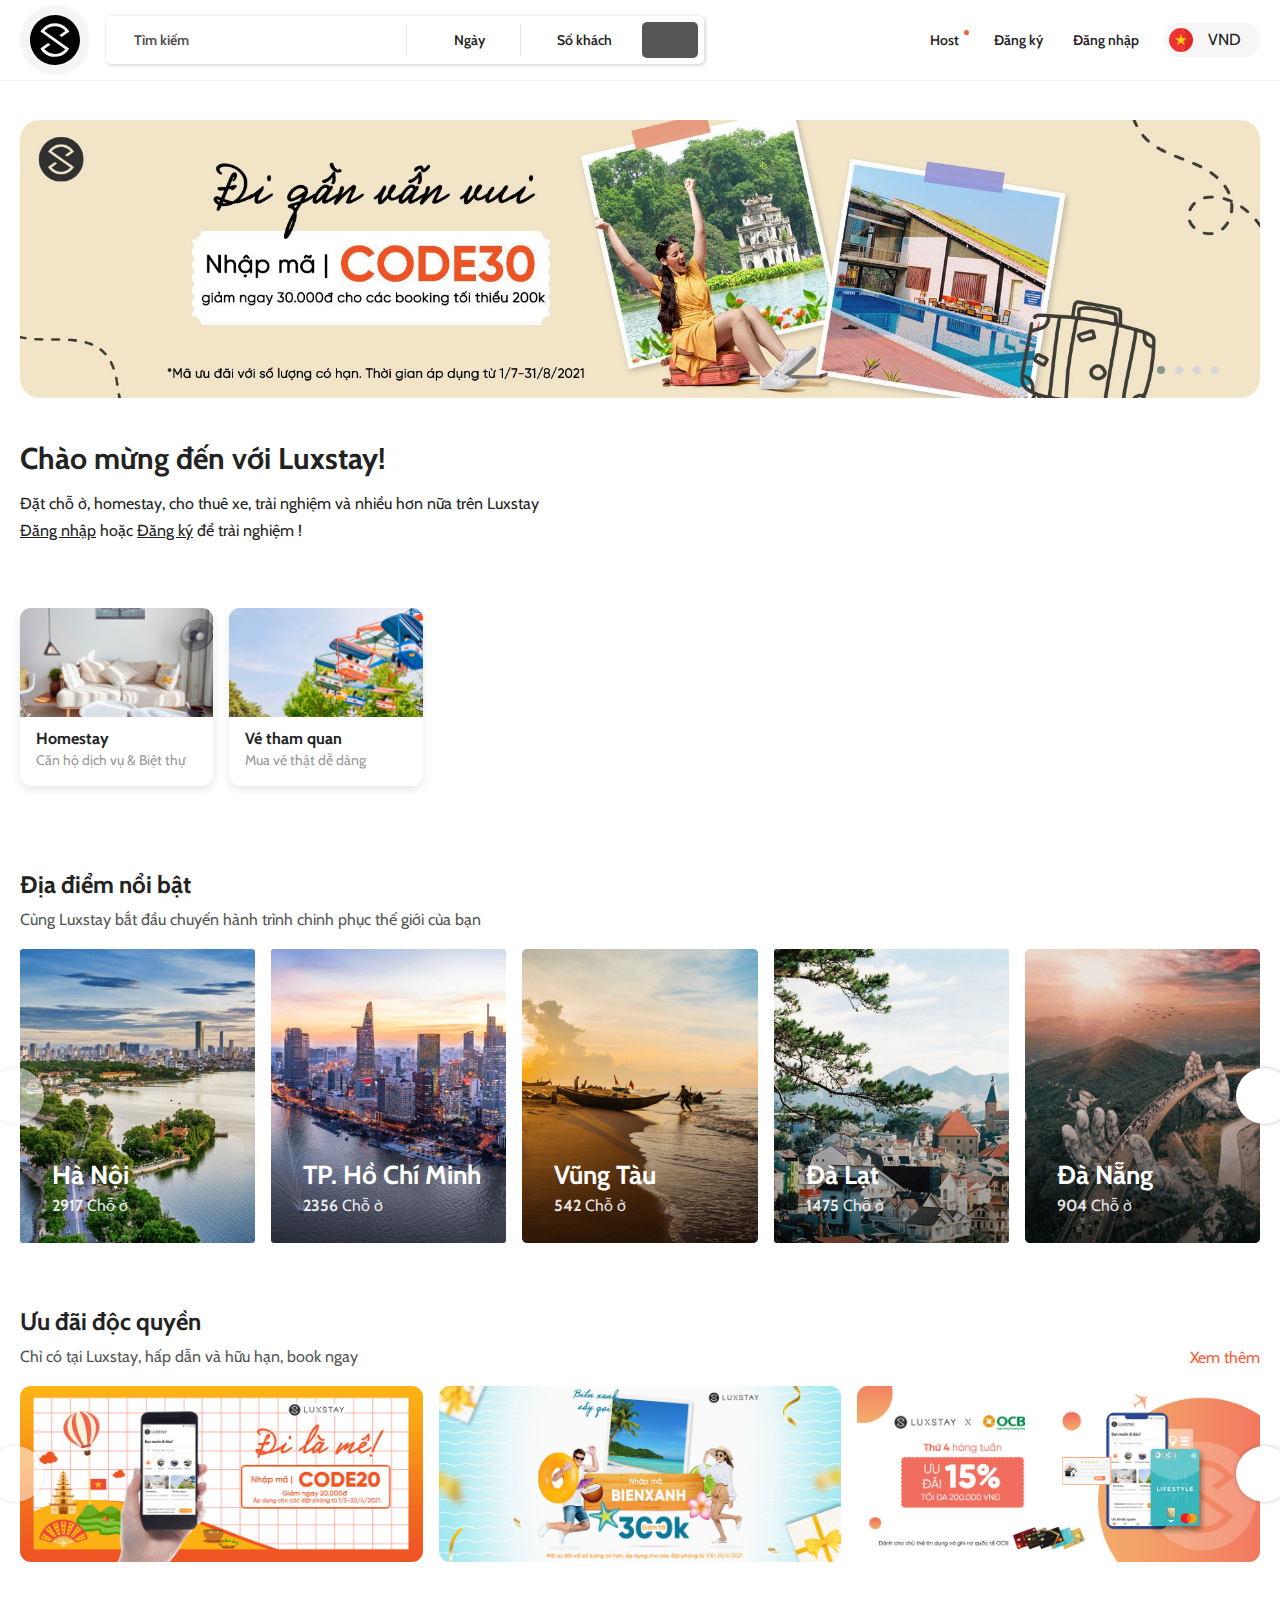
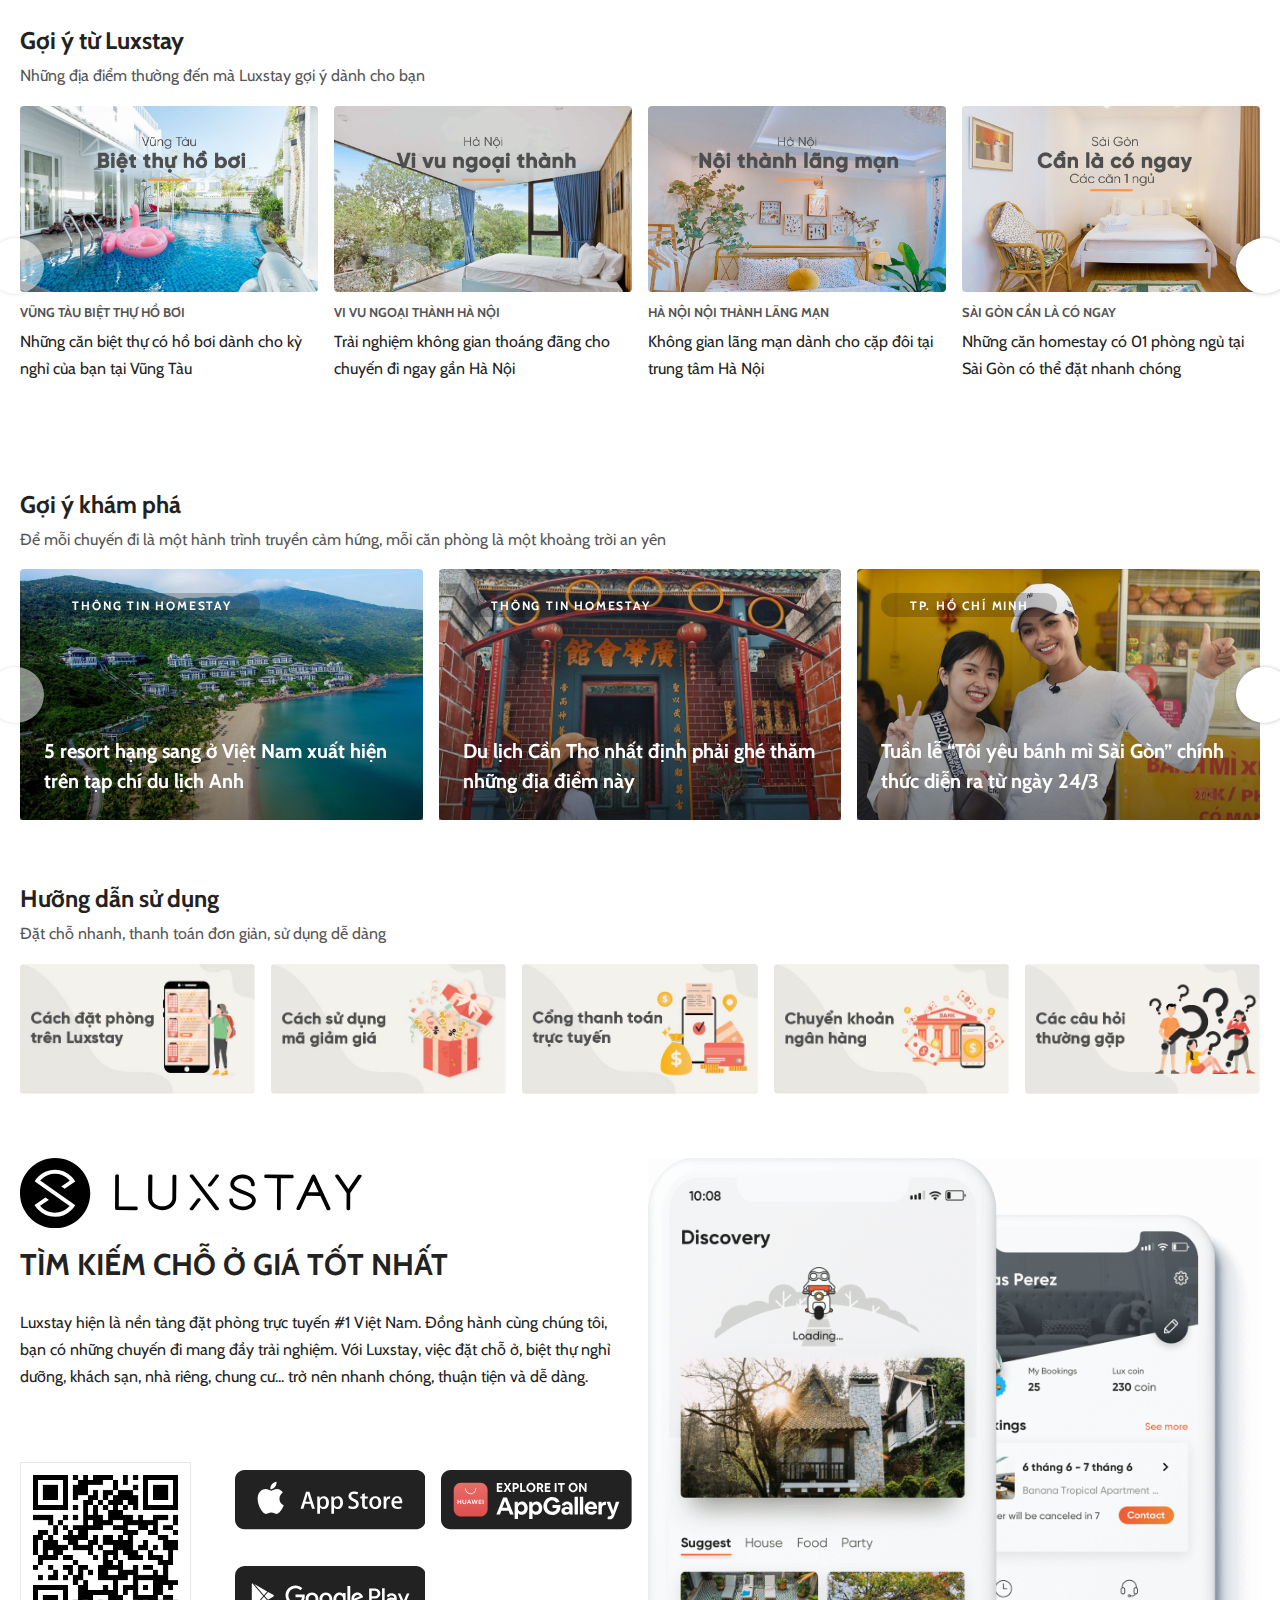
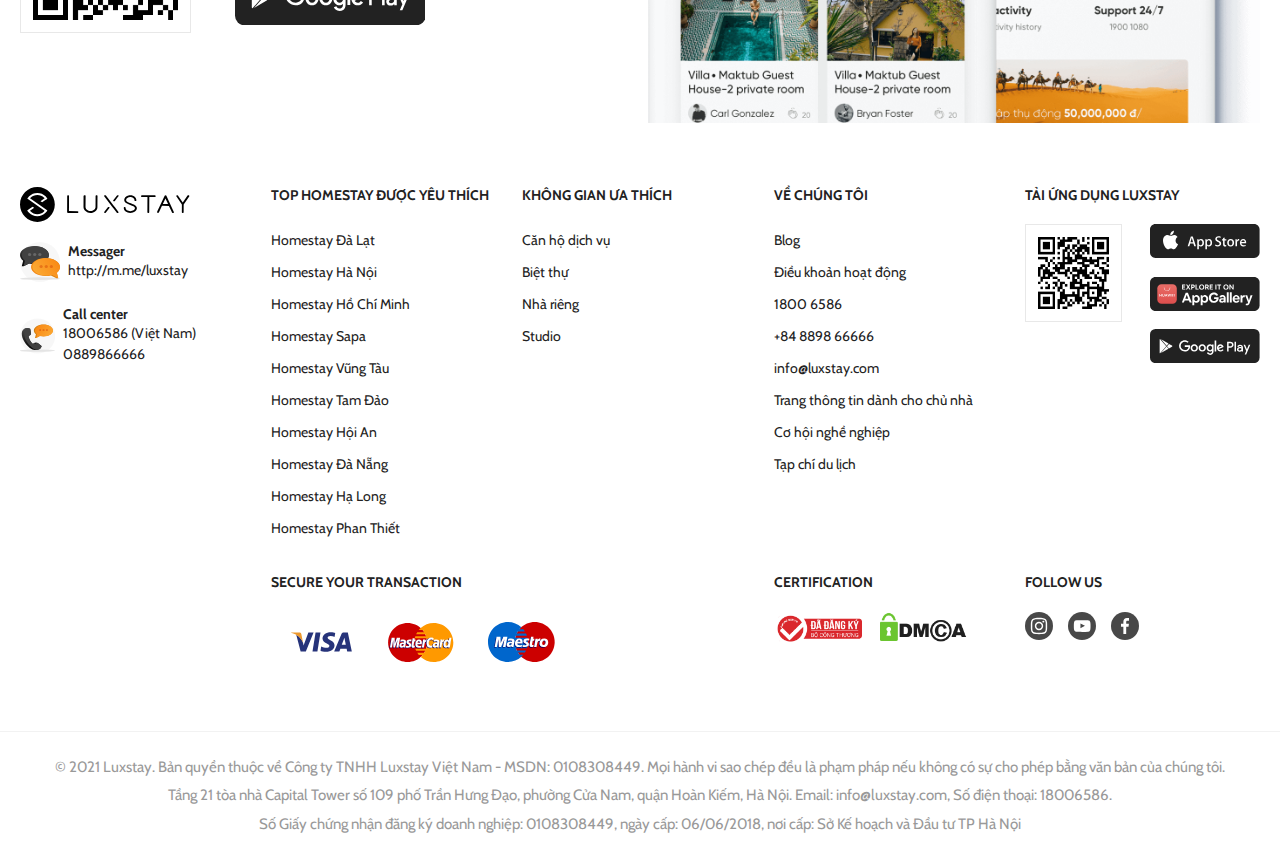
<file: index.html>
<html lang="en">

<head>
    <meta charset="UTF-8">
    <meta http-equiv="X-UA-Compatible" content="IE=edge">
    <meta name="viewport" content="width=device-width, initial-scale=1.0">
    <link rel="stylesheet" href="./assets/css/reset.css">
    <link rel="stylesheet" href="./assets/css/main.css">
    <link rel="stylesheet" href="./assets/css/sign.css">
    <link rel="stylesheet" href="./assets/css/base.css">
    <link rel="stylesheet" href="./assets/css/mainResp.css">
    <link rel="stylesheet" href="./assets/css/signResp.css">
    <link rel="stylesheet" href="./assets/css/grid.css">
    <link rel="stylesheet" href="./assets/css/owl.carousel.min.css">
    <link rel="stylesheet" href="./assets/css/owl.theme.default.min.css">
    <link rel='stylesheet' href='https://cdn-uicons.flaticon.com/uicons-regular-rounded/css/uicons-regular-rounded.css'>
    <link rel='stylesheet'
        href='https://cdn-uicons.flaticon.com/uicons-regular-straight/css/uicons-regular-straight.css'>
    <link rel='stylesheet' href='https://cdn-uicons.flaticon.com/uicons-solid-rounded/css/uicons-solid-rounded.css'>
    <link rel='stylesheet' href='https://cdn-uicons.flaticon.com/uicons-bold-rounded/css/uicons-bold-rounded.css'>
    <link rel="preconnect" href="https://fonts.gstatic.com">
    <link href="https://fonts.googleapis.com/css2?family=Lato:wght@100;300;400;700;900&display=swap" rel="stylesheet">
    <link href="https://fonts.googleapis.com/css2?family=Roboto:wght@300;400;500;700;900&display=swap" rel="stylesheet">
    <link href="https://fonts.googleapis.com/css2?family=Cabin:wght@400;500;600;700&display=swap" rel="stylesheet">
    <link rel="icon" href="./assets/image/icon_luxstay.png" type="image/gif">
    <title>Luxstay</title>
</head>

<body>
    <!-- ================================ NavBar TB-MB ================================ -->
    <div class="nav-bar-menu hide-on-pc">
        <div class="nav-bar__background"></div>
        <div class="nav-bar__wrapper">
            <div class="nav-bar__float">
                <div class="nav-bar__logo">
                    <a href="">
                        <svg class="logo" version="1.1" viewBox="0 0 244 50" class="svg-icon svg-fill"
                            style="width: 150px;">
                            <path pid="0"
                                d="M25.093 0c13.781.06 24.94 11.317 24.882 25.106C49.917 38.894 38.663 50.058 24.88 50 11.1 49.942-.059 38.683.001 24.894.057 11.106 11.31-.058 25.092 0zm11.801 31.9L14.398 16.053c.241-.26.48-.518.74-.777 2.7-2.687 5.971-4.031 9.775-4.015 3.804.015 7.064 1.388 9.741 4.098.238.241.476.482.694.743l-5.951 4.133 2.381 1.688 5.153-3.576v.02L39.33 16.7c-.692-1.203-1.584-2.325-2.616-3.39-3.231-3.292-7.167-4.947-11.788-4.967-4.6-.019-8.53 1.603-11.809 4.867a17.806 17.806 0 00-2.682 3.408l1.429 1.004 23.429 16.51c-.24.26-.48.518-.74.777-2.7 2.687-5.971 4.011-9.775 3.996-3.803-.016-7.063-1.37-9.74-4.08-.258-.26-.496-.521-.734-.782l6.111-4.251-.139-.181-2.183-1.528-5.373 3.735v-.021l-2.377 1.65a17.824 17.824 0 002.654 3.43c3.253 3.291 7.169 4.946 11.769 4.965 4.62.021 8.549-1.602 11.83-4.866 1.06-1.075 1.96-2.21 2.682-3.406l-2.383-1.67zm45.839 2.652l-12.45-.05.096-21.789a.957.957 0 00-.965-.945l-.678-.003a.96.96 0 00-.974.939v.047c-.048.095-.05.236-.05.33l-.098 22.636a1.337 1.337 0 001.351 1.326l13.805.056a.958.958 0 00.973-.938l.003-.662a1.037 1.037 0 00-1.013-.946v-.001zm27.64-22.67l-.871-.003c-.563-.003-1.027.42-1.027.937l-.075 15.878c-.014 3.157-3.252 5.735-7.197 5.72-3.943-.014-7.158-2.618-7.144-5.775l.123-15.5.052-.282a.957.957 0 00-.201-.756 1.128 1.128 0 00-.767-.332l-.87-.004c-.513-.002-.924.326-1.028.75a.857.857 0 00-.156.47l-.073 15.69c-.02 4.616 4.47 8.402 9.95 8.424 5.48.022 10.004-3.73 10.025-8.3l.122-15.5.054-.282a.952.952 0 00-.203-.755c-.152-.189-.458-.379-.714-.38zm48.638 11.226c-3.275-1.249-6.696-2.496-6.688-4.393.01-2.42 2.721-4.401 6.05-4.387 3.331.014 6.025 2.017 6.014 4.436l-.002.38a.96.96 0 00.961.953l.675.003a.96.96 0 00.971-.945v-.38c.009-1.66-.709-3.276-2.006-4.515-1.635-1.618-4.092-2.532-6.65-2.494-4.873-.02-8.698 3.047-8.715 6.938.03 3.748 4.416 5.38 8.656 6.962 3.324 1.247 6.795 2.495 6.785 4.487-.01 2.372-3.155 4.399-6.775 4.385-3.668-.016-6.747-2.07-6.737-4.44l.001-.38a.961.961 0 00-.96-.954l-.676-.002a.96.96 0 00-.97.945v.38c-.018 3.843 4.215 6.991 9.38 7.012 5.163.022 9.423-3.092 9.44-6.934-.033-3.796-4.464-5.427-8.754-7.057zM193.66 11.84l-18.844-.076c-.547-.003-.996.42-.999.94l-.002.66c-.002.52.443.946.99.949l8.103.032-.095 21.802c-.003.52.443.947.99.949l.696.002c.546.003.996-.42 1-.94l.095-21.802 8.055.031c.547.003.996-.42.999-.94l.003-.66c.003-.52-.443-.946-.99-.947zm49.264.515c-.144-.33-.481-.52-.867-.52l-.87-.005a.963.963 0 00-.677.28l-.145.14-.147.142-6.609 9.677-6.72-9.734c-.048-.046-.096-.094-.096-.14l-.143-.143a.97.97 0 00-.675-.285l-.774-.003a1.021 1.021 0 00-.872.515 1.03 1.03 0 00.045.988l7.966 11.576-.049 11.307c.006.527.437.95.964.946l.675.002a.957.957 0 00.97-.937l.049-11.308 7.923-11.509c.194-.329.243-.705.052-.989zm-37.898 12.047l3.75-7.994 3.728 8.023-7.478-.03zm15.615 10.954v-.047l-10.5-22.733c-.15-.425-.549-.71-1.102-.807-.603-.049-1.156.231-1.41.703v.046l-10.705 22.697v.047l-.204.471c-.095.283-.06.595.097.849.188.258.483.416.802.428l.854.004c.453.001.806-.282.958-.657l.05-.141 4.314-9.277 9.95.04 4.28 9.31.049.14c.15.38.5.664.952.667l.854.002c.352.002.654-.139.806-.422.152-.281.254-.563.104-.847l-.149-.473zm-86.008-15.15l.817.003a.963.963 0 00.729-.347l4.755-6.218.412-.478a.763.763 0 00.095-.915c-.135-.306-.453-.482-.816-.483l-.863-.004a.929.929 0 00-.868.608l-4.983 6.522a.94.94 0 00-.096.915c.135.22.453.394.816.397h.002zm-6.998 8.45l-.819-.002a.96.96 0 00-.728.347l-4.755 6.207-.413.48a.77.77 0 00-.094.92c.135.309.452.485.816.488l.864.002a.91.91 0 00.82-.478l5.03-6.601a.949.949 0 00.095-.92 1.027 1.027 0 00-.816-.443zm8.019-.453l.148.14 5.55 7.248c.248.284.246.662.095.99-.15.332-.5.519-.9.517l-.896-.004a1.013 1.013 0 01-.697-.286l-.149-.14c-.03-.002-.042-.02-.059-.044a.212.212 0 00-.04-.052l-5.501-7.151a1.005 1.005 0 01-.15-.237l-11.694-15.39-.446-.521c-.248-.285-.246-.662-.096-.993.15-.33.501-.518.9-.516l.897.004a.99.99 0 01.845.428l.15.19 11.992 15.721s.05.048.05.096z">
                            </path>
                        </svg>
                    </a>
                </div>
                <div class="nav-bar__out">
                    <i class="fi-rr-cross"></i>
                </div>
                <div class="nav-bar__options hide-on-pc">
                    <ul class="header__list">
                        <li class="header__list-item header__host">
                            <a href="">Host</a>
                        </li>
                        <li class="header__list-item header__list-item-signUp">
                            <a>Đăng ký</a>
                        </li>
                        <li class="header__list-item header__list-item-signIn">
                            <a>Đăng nhập</a>
                        </li>
                        <li class="header__choose-flag" id="header__choose-flag--TB-MB">
                            <svg style="width: 24px" xmlns="http://www.w3.org/2000/svg"
                                xmlns:xlink="http://www.w3.org/1999/xlink" version="1.1" id="Capa_1" x="0px" y="0px"
                                viewBox="0 0 473.681 473.681" style="enable-background: new 0 0 473.681 473.681;"
                                xml:space="preserve">
                                <circle style="fill: #ffffff;" cx="236.85" cy="236.851" r="236.83" />
                                <path style="fill: #e12a28;"
                                    d="M460.143,157.874c-0.026-0.075-0.049-0.138-0.075-0.206C429.756,72.202,351.789,9.321,258.113,0.974  c36.248,19.872,46.834,82.832,56.109,156.901c6.335,50.593,6.376,106.339,0.12,156.995c-9.196,74.47-19.827,137.874-56.228,157.829  c93.848-8.362,171.927-71.46,202.12-157.156c0.079-0.228,0.146-0.452,0.228-0.673c8.526-24.438,13.219-50.682,13.219-78.026  C473.677,209.141,468.879,182.575,460.143,157.874z" />
                                <path style="fill: #ed3432;"
                                    d="M326.412,157.874c-9.27-74.07-32.052-137.029-68.303-156.901C251.097,0.352,244.007,0,236.835,0  C133.806,0,46.188,65.803,13.608,157.668c-0.026,0.067-0.049,0.131-0.075,0.206C4.798,182.575,0,209.141,0,236.842  c0,27.348,4.693,53.588,13.219,78.026c0.079,0.221,0.15,0.445,0.228,0.673c32.452,92.102,120.19,158.135,223.387,158.135  c7.173,0,14.263-0.352,21.274-0.98c36.401-19.954,59.227-83.359,68.423-157.829C332.788,264.209,332.747,208.467,326.412,157.874z" />
                                <polygon style="fill: #fdce0c;"
                                    points="234.718,115.454 262.851,202.047 353.906,202.047 280.24,255.555 308.376,342.157   234.718,288.636 161.056,342.157 189.193,255.555 115.53,202.047 206.582,202.047 " />
                            </svg>
                            <span class="option__convert-name">VND</span>
                            <i class="fi-rr-caret-down option__convert-down"></i>

                            <div id="header__choose-flag-dropdown--TB-MB" class="header__choose-flag-dropdown">
                                <div class="choose__language-list">
                                    <a href="" class="choose__language-item">
                                        <svg xmlns="http://www.w3.org/2000/svg"
                                            xmlns:xlink="http://www.w3.org/1999/xlink" width="16" height="16"
                                            version="1.1" id="Capa_1" x="0px" y="0px" viewBox="0 0 473.681 473.681"
                                            style="enable-background: new 0 0 473.681 473.681;" xml:space="preserve">
                                            <circle style="fill: #ffffff;" cx="236.85" cy="236.851" r="236.83" />
                                            <path style="fill: #e12a28;"
                                                d="M460.143,157.874c-0.026-0.075-0.049-0.138-0.075-0.206C429.756,72.202,351.789,9.321,258.113,0.974  c36.248,19.872,46.834,82.832,56.109,156.901c6.335,50.593,6.376,106.339,0.12,156.995c-9.196,74.47-19.827,137.874-56.228,157.829  c93.848-8.362,171.927-71.46,202.12-157.156c0.079-0.228,0.146-0.452,0.228-0.673c8.526-24.438,13.219-50.682,13.219-78.026  C473.677,209.141,468.879,182.575,460.143,157.874z" />
                                            <path style="fill: #ed3432;"
                                                d="M326.412,157.874c-9.27-74.07-32.052-137.029-68.303-156.901C251.097,0.352,244.007,0,236.835,0  C133.806,0,46.188,65.803,13.608,157.668c-0.026,0.067-0.049,0.131-0.075,0.206C4.798,182.575,0,209.141,0,236.842  c0,27.348,4.693,53.588,13.219,78.026c0.079,0.221,0.15,0.445,0.228,0.673c32.452,92.102,120.19,158.135,223.387,158.135  c7.173,0,14.263-0.352,21.274-0.98c36.401-19.954,59.227-83.359,68.423-157.829C332.788,264.209,332.747,208.467,326.412,157.874z" />
                                            <polygon style="fill: #fdce0c;"
                                                points="234.718,115.454 262.851,202.047 353.906,202.047 280.24,255.555 308.376,342.157   234.718,288.636 161.056,342.157 189.193,255.555 115.53,202.047 206.582,202.047 " />
                                        </svg>
                                        <span>Tiếng Việt</span>
                                        <i class="fi-rr-check"></i>
                                    </a>
                                    <a href="" class="choose__language-item">
                                        <svg xmlns="http://www.w3.org/2000/svg"
                                            xmlns:xlink="http://www.w3.org/1999/xlink" width="16" height="16"
                                            viewBox="0 0 24 24">
                                            <defs>
                                                <circle id="a" cx="12" cy="12" r="12" />
                                            </defs>
                                            <g fill="none" fill-rule="evenodd">
                                                <mask id="b" fill="#fff">
                                                    <use xlink:href="#a" />
                                                </mask>
                                                <use fill="#22438B" xlink:href="#a" />
                                                <g mask="url(#b)">
                                                    <path stroke="#FFF" stroke-width="4" d="M1 1l22 22" />
                                                    <path stroke="#C7152A" stroke-width="2" d="M1 1l22 22" />
                                                </g>
                                                <g mask="url(#b)">
                                                    <path stroke="#FFF" stroke-width="4" d="M23 1L1 23" />
                                                    <path stroke="#C7152A" stroke-width="2" d="M23 1L1 23" />
                                                </g>
                                                <g mask="url(#b)">
                                                    <path fill="#FFF" d="M8 0h8v24H8z" />
                                                    <path fill="#FFF" d="M0 8h24v8H0z" />
                                                    <path fill="#C7152A" d="M9 0h6v24H9z" />
                                                    <path fill="#C7152A" d="M0 9h24v6H0z" />
                                                </g>
                                            </g>
                                        </svg>
                                        <span>English</span>
                                    </a>
                                    <a href="" class="choose__language-item">
                                        <svg xmlns="http://www.w3.org/2000/svg"
                                            xmlns:xlink="http://www.w3.org/1999/xlink" width="16" height="16"
                                            version="1.1" id="Layer_1" x="0px" y="0px" viewBox="0 0 512 512"
                                            style="enable-background: new 0 0 512 512;" xml:space="preserve">
                                            <circle style="fill: #f0f0f0;" cx="256" cy="256" r="256" />
                                            <path style="fill: #d80027;"
                                                d="M345.043,256c0,22.261-39.866,77.913-89.043,77.913S166.957,278.261,166.957,256  c0-49.178,39.866-89.043,89.043-89.043S345.043,206.822,345.043,256z" />
                                            <path style="fill: #0052b4;"
                                                d="M345.043,256c0,49.178-39.866,89.043-89.043,89.043S166.957,305.178,166.957,256" />
                                            <rect x="353.427" y="319.639"
                                                transform="matrix(0.7071 -0.7071 0.7071 0.7071 -125.4831 358.5964)"
                                                width="33.391" height="22.261" />
                                            <rect x="314.07" y="358.994"
                                                transform="matrix(0.7071 -0.7071 0.7071 0.7071 -164.8388 342.2935)"
                                                width="33.391" height="22.261" />
                                            <rect x="400.656" y="366.851"
                                                transform="matrix(0.7071 -0.7071 0.7071 0.7071 -145.034 405.8207)"
                                                width="33.391" height="22.261" />
                                            <rect x="361.299" y="406.213"
                                                transform="matrix(0.7071 -0.7071 0.7071 0.7071 -184.3942 389.5197)"
                                                width="33.391" height="22.261" />
                                            <rect x="377.04" y="343.247"
                                                transform="matrix(0.7071 -0.7071 0.7071 0.7071 -135.2602 382.2079)"
                                                width="33.391" height="22.261" />
                                            <rect x="337.694" y="382.602"
                                                transform="matrix(0.7071 -0.7071 0.7071 0.7071 -174.6126 365.9128)"
                                                width="33.391" height="22.261" />
                                            <rect x="329.544" y="126.805"
                                                transform="matrix(-0.7071 -0.7071 0.7071 -0.7071 541.0344 499.9738)"
                                                width="89.043" height="22.261" />
                                            <rect x="314.081" y="130.749"
                                                transform="matrix(-0.7071 -0.7071 0.7071 -0.7071 464.3475 476.0975)"
                                                width="33.391" height="22.26" />
                                            <rect x="353.427" y="170.098"
                                                transform="matrix(-0.7071 -0.7071 0.7071 -0.7071 503.692 571.0911)"
                                                width="33.391" height="22.26" />
                                            <rect x="361.282" y="83.526"
                                                transform="matrix(-0.7071 -0.7071 0.7071 -0.7071 578.3161 428.8593)"
                                                width="33.391" height="22.261" />
                                            <rect x="400.651" y="122.879"
                                                transform="matrix(-0.7071 -0.7071 0.7071 -0.7071 617.6954 523.8765)"
                                                width="33.391" height="22.261" />
                                            <rect x="69.81" y="386.542"
                                                transform="matrix(0.7071 0.7071 -0.7071 0.7071 314.6838 35.6313)"
                                                width="89.043" height="22.261" />
                                            <rect x="140.919" y="382.6"
                                                transform="matrix(0.7071 0.7071 -0.7071 0.7071 324.573 3.8704)"
                                                width="33.391" height="22.26" />
                                            <rect x="101.569" y="343.252"
                                                transform="matrix(0.7071 0.7071 -0.7071 0.7071 285.2246 20.1705)"
                                                width="33.391" height="22.261" />
                                            <rect x="117.031" y="339.316"
                                                transform="matrix(0.7071 0.7071 -0.7071 0.7071 295.1205 -11.5916)"
                                                width="89.043" height="22.261" />
                                            <rect x="69.81" y="103.201"
                                                transform="matrix(-0.7071 0.7071 -0.7071 -0.7071 276.0196 114.331)"
                                                width="89.043" height="22.261" />
                                            <rect x="93.412" y="126.806"
                                                transform="matrix(-0.7071 0.7071 -0.7071 -0.7071 333.0029 137.9383)"
                                                width="89.043" height="22.261" />
                                            <rect x="117.038" y="150.428"
                                                transform="matrix(-0.7071 0.7071 -0.7071 -0.7071 390.0373 161.557)"
                                                width="89.043" height="22.26" />
                                        </svg>
                                        <span>Korean</span>
                                    </a>
                                </div>
                                <div class="choose__currency-list">
                                    <a href="" class="choose__currency-item">
                                        <b>VND</b>
                                        <span>Việt Nam Đồng</span>
                                        <i class="fi-rr-check"></i>
                                    </a>
                                    <a href="" class="choose__currency-item">
                                        <b>USD</b>
                                        <span>United States Dollar</span>
                                    </a>
                                </div>
                            </div>
                        </li>
                    </ul>
                </div>
            </div>
        </div>
    </div>

    <!-- ================================ PC ================================ -->
    <header>
        <div class="containerHeader">
            <div class="header">
                <div class="header__logo-and-search">
                    <div class="header__logo hide-on-mb-tb">
                        <div class="logo__warpper">
                            <a href="">
                                <svg class="logo" version="1.1" viewBox="0 0 50 50" class="svg-icon svg-fill"
                                    style="width: 50px; height: 50px;">
                                    <path pid="0"
                                        d="M25.093 0c13.781.06 24.94 11.317 24.882 25.106C49.917 38.894 38.663 50.058 24.88 50 11.1 49.942-.059 38.683.001 24.894.057 11.106 11.31-.058 25.092 0zm11.801 31.9L14.398 16.053c.241-.26.48-.518.74-.777 2.7-2.687 5.971-4.031 9.775-4.015 3.804.015 7.064 1.388 9.741 4.098.238.241.476.482.694.743l-5.951 4.133 2.381 1.688 5.153-3.576v.02L39.33 16.7c-.692-1.203-1.584-2.325-2.616-3.39-3.231-3.292-7.167-4.947-11.788-4.967-4.6-.019-8.53 1.603-11.809 4.867a17.806 17.806 0 00-2.682 3.408l1.429 1.004 23.429 16.51c-.24.26-.48.518-.74.777-2.7 2.687-5.971 4.011-9.775 3.996-3.803-.016-7.063-1.37-9.74-4.08-.258-.26-.496-.521-.734-.782l6.111-4.251-.139-.181-2.183-1.528-5.373 3.735v-.021l-2.377 1.65a17.824 17.824 0 002.654 3.43c3.253 3.291 7.169 4.946 11.769 4.965 4.62.021 8.549-1.602 11.83-4.866 1.06-1.075 1.96-2.21 2.682-3.406l-2.383-1.67z">
                                    </path>
                                </svg>
                            </a>
                        </div>
                    </div>
                    <div class="header__search" id="header__search-sign">
                        <div class="search__input">
                            <i class="fi-br-search search__input-icon"></i>
                            <input type="text" placeholder="Tìm kiếm">
                        </div>
                        <div class="search__calendar hide-on-mb-tb">
                            <i class="fi-br-calendar search__calendar-icon"></i>
                            <span class="search__calendar-name">Ngày</span>
                            <div class="search__calendar-dropdown">
                                <ul class="calendar__list">
                                    <!-- <li class="calendar__item">Coming soon ...</li> -->
                                    <li class="calendar__item">
                                        <img class="calendar__coming-soon" src="./assets/image/Coming_soon.png" alt="">
                                    </li>
                                </ul>
                            </div>
                        </div>
                        <div class="search__customer hide-on-mb-tb">
                            <i class="fi-sr-user search__customer-icon"></i>
                            <span class="search__customer-name">Số khách</span>
                            <div class="search__customer-dropdown">
                                <ul class="customer__list">
                                    <li class="customer__item">
                                        <div class="customer__type">
                                            <p>Người lớn</p>
                                            <!-- <span>Tuổi</span> -->
                                        </div>
                                        <div class="customer__quantity">
                                            <div class="customer__down customer__down-adult">
                                                <i class="fi-rr-minus"></i>
                                            </div>
                                            <input class="customer__quantity-number customer__quantity-number-adult"
                                                type="text" value="0">
                                            <div class="customer__up customer__up-adult">
                                                <i class="fi-rr-plus"></i>
                                            </div>
                                        </div>
                                    </li>
                                    <li class="customer__item">
                                        <div class="customer__type">
                                            <p>Trẻ em</p>
                                            <span>Tuổi từ 2-12</span>
                                        </div>
                                        <div class="customer__quantity">
                                            <div class="customer__down customer__down-child">
                                                <i class="fi-rr-minus"></i>
                                            </div>
                                            <input class="customer__quantity-number customer__quantity-number-child"
                                                type="text" value="0">
                                            <div class="customer__up customer__up-child">
                                                <i class="fi-rr-plus"></i>
                                            </div>

                                        </div>
                                    </li>
                                    <li class="customer__item">
                                        <div class="customer__type">
                                            <p>Trẻ sơ sinh</p>
                                            <span>Dưới 2 tuổi</span>
                                        </div>
                                        <div class="customer__quantity">
                                            <div class="customer__down customer__down-infant">
                                                <i class="fi-rr-minus"></i>
                                            </div>
                                            <input class="customer__quantity-number customer__quantity-number-infant"
                                                type="text" value="0">
                                            <div class="customer__up customer__up-infant">
                                                <i class="fi-rr-plus"></i>
                                            </div>

                                        </div>
                                    </li>
                                </ul>
                                <div class="customer__dropdown-change">
                                    <span class="dropdown__delete">Xoá</span>
                                    <a href=""><span class="dropdown__apply">Áp dụng</span></a>
                                </div>
                            </div>
                        </div>
                        <div class="search__button hide-on-mb-tb">
                            <div class="search__button-inside">
                                <i class="fi-br-search search__button-icon"></i>
                            </div>
                        </div>
                    </div>
                    <div class="nav-bar__logo hide-on-pc" id="nav-bar__logo-sign">
                        <a href="">
                            <svg class="logo" version="1.1" viewBox="0 0 244 50" class="svg-icon svg-fill"
                                style="width: 150px;">
                                <path pid="0"
                                    d="M25.093 0c13.781.06 24.94 11.317 24.882 25.106C49.917 38.894 38.663 50.058 24.88 50 11.1 49.942-.059 38.683.001 24.894.057 11.106 11.31-.058 25.092 0zm11.801 31.9L14.398 16.053c.241-.26.48-.518.74-.777 2.7-2.687 5.971-4.031 9.775-4.015 3.804.015 7.064 1.388 9.741 4.098.238.241.476.482.694.743l-5.951 4.133 2.381 1.688 5.153-3.576v.02L39.33 16.7c-.692-1.203-1.584-2.325-2.616-3.39-3.231-3.292-7.167-4.947-11.788-4.967-4.6-.019-8.53 1.603-11.809 4.867a17.806 17.806 0 00-2.682 3.408l1.429 1.004 23.429 16.51c-.24.26-.48.518-.74.777-2.7 2.687-5.971 4.011-9.775 3.996-3.803-.016-7.063-1.37-9.74-4.08-.258-.26-.496-.521-.734-.782l6.111-4.251-.139-.181-2.183-1.528-5.373 3.735v-.021l-2.377 1.65a17.824 17.824 0 002.654 3.43c3.253 3.291 7.169 4.946 11.769 4.965 4.62.021 8.549-1.602 11.83-4.866 1.06-1.075 1.96-2.21 2.682-3.406l-2.383-1.67zm45.839 2.652l-12.45-.05.096-21.789a.957.957 0 00-.965-.945l-.678-.003a.96.96 0 00-.974.939v.047c-.048.095-.05.236-.05.33l-.098 22.636a1.337 1.337 0 001.351 1.326l13.805.056a.958.958 0 00.973-.938l.003-.662a1.037 1.037 0 00-1.013-.946v-.001zm27.64-22.67l-.871-.003c-.563-.003-1.027.42-1.027.937l-.075 15.878c-.014 3.157-3.252 5.735-7.197 5.72-3.943-.014-7.158-2.618-7.144-5.775l.123-15.5.052-.282a.957.957 0 00-.201-.756 1.128 1.128 0 00-.767-.332l-.87-.004c-.513-.002-.924.326-1.028.75a.857.857 0 00-.156.47l-.073 15.69c-.02 4.616 4.47 8.402 9.95 8.424 5.48.022 10.004-3.73 10.025-8.3l.122-15.5.054-.282a.952.952 0 00-.203-.755c-.152-.189-.458-.379-.714-.38zm48.638 11.226c-3.275-1.249-6.696-2.496-6.688-4.393.01-2.42 2.721-4.401 6.05-4.387 3.331.014 6.025 2.017 6.014 4.436l-.002.38a.96.96 0 00.961.953l.675.003a.96.96 0 00.971-.945v-.38c.009-1.66-.709-3.276-2.006-4.515-1.635-1.618-4.092-2.532-6.65-2.494-4.873-.02-8.698 3.047-8.715 6.938.03 3.748 4.416 5.38 8.656 6.962 3.324 1.247 6.795 2.495 6.785 4.487-.01 2.372-3.155 4.399-6.775 4.385-3.668-.016-6.747-2.07-6.737-4.44l.001-.38a.961.961 0 00-.96-.954l-.676-.002a.96.96 0 00-.97.945v.38c-.018 3.843 4.215 6.991 9.38 7.012 5.163.022 9.423-3.092 9.44-6.934-.033-3.796-4.464-5.427-8.754-7.057zM193.66 11.84l-18.844-.076c-.547-.003-.996.42-.999.94l-.002.66c-.002.52.443.946.99.949l8.103.032-.095 21.802c-.003.52.443.947.99.949l.696.002c.546.003.996-.42 1-.94l.095-21.802 8.055.031c.547.003.996-.42.999-.94l.003-.66c.003-.52-.443-.946-.99-.947zm49.264.515c-.144-.33-.481-.52-.867-.52l-.87-.005a.963.963 0 00-.677.28l-.145.14-.147.142-6.609 9.677-6.72-9.734c-.048-.046-.096-.094-.096-.14l-.143-.143a.97.97 0 00-.675-.285l-.774-.003a1.021 1.021 0 00-.872.515 1.03 1.03 0 00.045.988l7.966 11.576-.049 11.307c.006.527.437.95.964.946l.675.002a.957.957 0 00.97-.937l.049-11.308 7.923-11.509c.194-.329.243-.705.052-.989zm-37.898 12.047l3.75-7.994 3.728 8.023-7.478-.03zm15.615 10.954v-.047l-10.5-22.733c-.15-.425-.549-.71-1.102-.807-.603-.049-1.156.231-1.41.703v.046l-10.705 22.697v.047l-.204.471c-.095.283-.06.595.097.849.188.258.483.416.802.428l.854.004c.453.001.806-.282.958-.657l.05-.141 4.314-9.277 9.95.04 4.28 9.31.049.14c.15.38.5.664.952.667l.854.002c.352.002.654-.139.806-.422.152-.281.254-.563.104-.847l-.149-.473zm-86.008-15.15l.817.003a.963.963 0 00.729-.347l4.755-6.218.412-.478a.763.763 0 00.095-.915c-.135-.306-.453-.482-.816-.483l-.863-.004a.929.929 0 00-.868.608l-4.983 6.522a.94.94 0 00-.096.915c.135.22.453.394.816.397h.002zm-6.998 8.45l-.819-.002a.96.96 0 00-.728.347l-4.755 6.207-.413.48a.77.77 0 00-.094.92c.135.309.452.485.816.488l.864.002a.91.91 0 00.82-.478l5.03-6.601a.949.949 0 00.095-.92 1.027 1.027 0 00-.816-.443zm8.019-.453l.148.14 5.55 7.248c.248.284.246.662.095.99-.15.332-.5.519-.9.517l-.896-.004a1.013 1.013 0 01-.697-.286l-.149-.14c-.03-.002-.042-.02-.059-.044a.212.212 0 00-.04-.052l-5.501-7.151a1.005 1.005 0 01-.15-.237l-11.694-15.39-.446-.521c-.248-.285-.246-.662-.096-.993.15-.33.501-.518.9-.516l.897.004a.99.99 0 01.845.428l.15.19 11.992 15.721s.05.048.05.096z">
                                </path>
                            </svg>
                        </a>
                    </div>
                    <div class="nav-button__options hide-on-pc">
                        <i class="fi-rr-menu-burger"></i>
                    </div>
                </div>

                <div class="header__logo-and-search-sign">
                    <a href="">
                        <svg class="logo" version="1.1" viewBox="0 0 244 50" class="svg-icon svg-fill"
                            style="width: 244px;">
                            <path pid="0"
                                d="M25.093 0c13.781.06 24.94 11.317 24.882 25.106C49.917 38.894 38.663 50.058 24.88 50 11.1 49.942-.059 38.683.001 24.894.057 11.106 11.31-.058 25.092 0zm11.801 31.9L14.398 16.053c.241-.26.48-.518.74-.777 2.7-2.687 5.971-4.031 9.775-4.015 3.804.015 7.064 1.388 9.741 4.098.238.241.476.482.694.743l-5.951 4.133 2.381 1.688 5.153-3.576v.02L39.33 16.7c-.692-1.203-1.584-2.325-2.616-3.39-3.231-3.292-7.167-4.947-11.788-4.967-4.6-.019-8.53 1.603-11.809 4.867a17.806 17.806 0 00-2.682 3.408l1.429 1.004 23.429 16.51c-.24.26-.48.518-.74.777-2.7 2.687-5.971 4.011-9.775 3.996-3.803-.016-7.063-1.37-9.74-4.08-.258-.26-.496-.521-.734-.782l6.111-4.251-.139-.181-2.183-1.528-5.373 3.735v-.021l-2.377 1.65a17.824 17.824 0 002.654 3.43c3.253 3.291 7.169 4.946 11.769 4.965 4.62.021 8.549-1.602 11.83-4.866 1.06-1.075 1.96-2.21 2.682-3.406l-2.383-1.67zm45.839 2.652l-12.45-.05.096-21.789a.957.957 0 00-.965-.945l-.678-.003a.96.96 0 00-.974.939v.047c-.048.095-.05.236-.05.33l-.098 22.636a1.337 1.337 0 001.351 1.326l13.805.056a.958.958 0 00.973-.938l.003-.662a1.037 1.037 0 00-1.013-.946v-.001zm27.64-22.67l-.871-.003c-.563-.003-1.027.42-1.027.937l-.075 15.878c-.014 3.157-3.252 5.735-7.197 5.72-3.943-.014-7.158-2.618-7.144-5.775l.123-15.5.052-.282a.957.957 0 00-.201-.756 1.128 1.128 0 00-.767-.332l-.87-.004c-.513-.002-.924.326-1.028.75a.857.857 0 00-.156.47l-.073 15.69c-.02 4.616 4.47 8.402 9.95 8.424 5.48.022 10.004-3.73 10.025-8.3l.122-15.5.054-.282a.952.952 0 00-.203-.755c-.152-.189-.458-.379-.714-.38zm48.638 11.226c-3.275-1.249-6.696-2.496-6.688-4.393.01-2.42 2.721-4.401 6.05-4.387 3.331.014 6.025 2.017 6.014 4.436l-.002.38a.96.96 0 00.961.953l.675.003a.96.96 0 00.971-.945v-.38c.009-1.66-.709-3.276-2.006-4.515-1.635-1.618-4.092-2.532-6.65-2.494-4.873-.02-8.698 3.047-8.715 6.938.03 3.748 4.416 5.38 8.656 6.962 3.324 1.247 6.795 2.495 6.785 4.487-.01 2.372-3.155 4.399-6.775 4.385-3.668-.016-6.747-2.07-6.737-4.44l.001-.38a.961.961 0 00-.96-.954l-.676-.002a.96.96 0 00-.97.945v.38c-.018 3.843 4.215 6.991 9.38 7.012 5.163.022 9.423-3.092 9.44-6.934-.033-3.796-4.464-5.427-8.754-7.057zM193.66 11.84l-18.844-.076c-.547-.003-.996.42-.999.94l-.002.66c-.002.52.443.946.99.949l8.103.032-.095 21.802c-.003.52.443.947.99.949l.696.002c.546.003.996-.42 1-.94l.095-21.802 8.055.031c.547.003.996-.42.999-.94l.003-.66c.003-.52-.443-.946-.99-.947zm49.264.515c-.144-.33-.481-.52-.867-.52l-.87-.005a.963.963 0 00-.677.28l-.145.14-.147.142-6.609 9.677-6.72-9.734c-.048-.046-.096-.094-.096-.14l-.143-.143a.97.97 0 00-.675-.285l-.774-.003a1.021 1.021 0 00-.872.515 1.03 1.03 0 00.045.988l7.966 11.576-.049 11.307c.006.527.437.95.964.946l.675.002a.957.957 0 00.97-.937l.049-11.308 7.923-11.509c.194-.329.243-.705.052-.989zm-37.898 12.047l3.75-7.994 3.728 8.023-7.478-.03zm15.615 10.954v-.047l-10.5-22.733c-.15-.425-.549-.71-1.102-.807-.603-.049-1.156.231-1.41.703v.046l-10.705 22.697v.047l-.204.471c-.095.283-.06.595.097.849.188.258.483.416.802.428l.854.004c.453.001.806-.282.958-.657l.05-.141 4.314-9.277 9.95.04 4.28 9.31.049.14c.15.38.5.664.952.667l.854.002c.352.002.654-.139.806-.422.152-.281.254-.563.104-.847l-.149-.473zm-86.008-15.15l.817.003a.963.963 0 00.729-.347l4.755-6.218.412-.478a.763.763 0 00.095-.915c-.135-.306-.453-.482-.816-.483l-.863-.004a.929.929 0 00-.868.608l-4.983 6.522a.94.94 0 00-.096.915c.135.22.453.394.816.397h.002zm-6.998 8.45l-.819-.002a.96.96 0 00-.728.347l-4.755 6.207-.413.48a.77.77 0 00-.094.92c.135.309.452.485.816.488l.864.002a.91.91 0 00.82-.478l5.03-6.601a.949.949 0 00.095-.92 1.027 1.027 0 00-.816-.443zm8.019-.453l.148.14 5.55 7.248c.248.284.246.662.095.99-.15.332-.5.519-.9.517l-.896-.004a1.013 1.013 0 01-.697-.286l-.149-.14c-.03-.002-.042-.02-.059-.044a.212.212 0 00-.04-.052l-5.501-7.151a1.005 1.005 0 01-.15-.237l-11.694-15.39-.446-.521c-.248-.285-.246-.662-.096-.993.15-.33.501-.518.9-.516l.897.004a.99.99 0 01.845.428l.15.19 11.992 15.721s.05.048.05.096z">
                            </path>
                        </svg>
                    </a>
                </div>

                <div class="header__option hide-on-mb-tb">
                    <ul class="header__list">
                        <li class="header__list-item header__host">
                            <a href="">Host</a>
                        </li>
                        <!-- Minh đây babe ./sign.html target="_blank"-->
                        <li class="header__list-item header__list-item-signUp">
                            <a>Đăng ký</a>
                        </li>
                        <li class="header__list-item header__list-item-signIn">
                            <a>Đăng nhập</a>
                        </li>
                        <li class="header__list-item header__choose-flag" id="header__choose-flag--PC">
                            <!-- <span class="option__convert-flag"></span> -->
                            <svg style="width: 24px" xmlns="http://www.w3.org/2000/svg"
                                xmlns:xlink="http://www.w3.org/1999/xlink" version="1.1" id="Capa_1" x="0px" y="0px"
                                viewBox="0 0 473.681 473.681" style="enable-background: new 0 0 473.681 473.681;"
                                xml:space="preserve">
                                <circle style="fill: #ffffff;" cx="236.85" cy="236.851" r="236.83" />
                                <path style="fill: #e12a28;"
                                    d="M460.143,157.874c-0.026-0.075-0.049-0.138-0.075-0.206C429.756,72.202,351.789,9.321,258.113,0.974  c36.248,19.872,46.834,82.832,56.109,156.901c6.335,50.593,6.376,106.339,0.12,156.995c-9.196,74.47-19.827,137.874-56.228,157.829  c93.848-8.362,171.927-71.46,202.12-157.156c0.079-0.228,0.146-0.452,0.228-0.673c8.526-24.438,13.219-50.682,13.219-78.026  C473.677,209.141,468.879,182.575,460.143,157.874z" />
                                <path style="fill: #ed3432;"
                                    d="M326.412,157.874c-9.27-74.07-32.052-137.029-68.303-156.901C251.097,0.352,244.007,0,236.835,0  C133.806,0,46.188,65.803,13.608,157.668c-0.026,0.067-0.049,0.131-0.075,0.206C4.798,182.575,0,209.141,0,236.842  c0,27.348,4.693,53.588,13.219,78.026c0.079,0.221,0.15,0.445,0.228,0.673c32.452,92.102,120.19,158.135,223.387,158.135  c7.173,0,14.263-0.352,21.274-0.98c36.401-19.954,59.227-83.359,68.423-157.829C332.788,264.209,332.747,208.467,326.412,157.874z" />
                                <polygon style="fill: #fdce0c;"
                                    points="234.718,115.454 262.851,202.047 353.906,202.047 280.24,255.555 308.376,342.157   234.718,288.636 161.056,342.157 189.193,255.555 115.53,202.047 206.582,202.047 " />
                            </svg>
                            <span class="option__convert-name">VND</span>
                            <i class="fi-rr-caret-down option__convert-down"></i>

                            <div id="header__choose-flag-dropdown--PC" class="header__choose-flag-dropdown">
                                <div class="choose__language-list">
                                    <a href="" class="choose__language-item">
                                        <svg xmlns="http://www.w3.org/2000/svg"
                                            xmlns:xlink="http://www.w3.org/1999/xlink" width="16" height="16"
                                            version="1.1" id="Capa_1" x="0px" y="0px" viewBox="0 0 473.681 473.681"
                                            style="enable-background: new 0 0 473.681 473.681;" xml:space="preserve">
                                            <circle style="fill: #ffffff;" cx="236.85" cy="236.851" r="236.83" />
                                            <path style="fill: #e12a28;"
                                                d="M460.143,157.874c-0.026-0.075-0.049-0.138-0.075-0.206C429.756,72.202,351.789,9.321,258.113,0.974  c36.248,19.872,46.834,82.832,56.109,156.901c6.335,50.593,6.376,106.339,0.12,156.995c-9.196,74.47-19.827,137.874-56.228,157.829  c93.848-8.362,171.927-71.46,202.12-157.156c0.079-0.228,0.146-0.452,0.228-0.673c8.526-24.438,13.219-50.682,13.219-78.026  C473.677,209.141,468.879,182.575,460.143,157.874z" />
                                            <path style="fill: #ed3432;"
                                                d="M326.412,157.874c-9.27-74.07-32.052-137.029-68.303-156.901C251.097,0.352,244.007,0,236.835,0  C133.806,0,46.188,65.803,13.608,157.668c-0.026,0.067-0.049,0.131-0.075,0.206C4.798,182.575,0,209.141,0,236.842  c0,27.348,4.693,53.588,13.219,78.026c0.079,0.221,0.15,0.445,0.228,0.673c32.452,92.102,120.19,158.135,223.387,158.135  c7.173,0,14.263-0.352,21.274-0.98c36.401-19.954,59.227-83.359,68.423-157.829C332.788,264.209,332.747,208.467,326.412,157.874z" />
                                            <polygon style="fill: #fdce0c;"
                                                points="234.718,115.454 262.851,202.047 353.906,202.047 280.24,255.555 308.376,342.157   234.718,288.636 161.056,342.157 189.193,255.555 115.53,202.047 206.582,202.047 " />
                                        </svg>
                                        <span>Tiếng Việt</span>
                                        <i class="fi-rr-check"></i>
                                    </a>
                                    <a href="" class="choose__language-item">
                                        <svg xmlns="http://www.w3.org/2000/svg"
                                            xmlns:xlink="http://www.w3.org/1999/xlink" width="16" height="16"
                                            viewBox="0 0 24 24">
                                            <defs>
                                                <circle id="a" cx="12" cy="12" r="12" />
                                            </defs>
                                            <g fill="none" fill-rule="evenodd">
                                                <mask id="b" fill="#fff">
                                                    <use xlink:href="#a" />
                                                </mask>
                                                <use fill="#22438B" xlink:href="#a" />
                                                <g mask="url(#b)">
                                                    <path stroke="#FFF" stroke-width="4" d="M1 1l22 22" />
                                                    <path stroke="#C7152A" stroke-width="2" d="M1 1l22 22" />
                                                </g>
                                                <g mask="url(#b)">
                                                    <path stroke="#FFF" stroke-width="4" d="M23 1L1 23" />
                                                    <path stroke="#C7152A" stroke-width="2" d="M23 1L1 23" />
                                                </g>
                                                <g mask="url(#b)">
                                                    <path fill="#FFF" d="M8 0h8v24H8z" />
                                                    <path fill="#FFF" d="M0 8h24v8H0z" />
                                                    <path fill="#C7152A" d="M9 0h6v24H9z" />
                                                    <path fill="#C7152A" d="M0 9h24v6H0z" />
                                                </g>
                                            </g>
                                        </svg>
                                        <span>English</span>
                                    </a>
                                    <a href="" class="choose__language-item">
                                        <svg xmlns="http://www.w3.org/2000/svg"
                                            xmlns:xlink="http://www.w3.org/1999/xlink" width="16" height="16"
                                            version="1.1" id="Layer_1" x="0px" y="0px" viewBox="0 0 512 512"
                                            style="enable-background: new 0 0 512 512;" xml:space="preserve">
                                            <circle style="fill: #f0f0f0;" cx="256" cy="256" r="256" />
                                            <path style="fill: #d80027;"
                                                d="M345.043,256c0,22.261-39.866,77.913-89.043,77.913S166.957,278.261,166.957,256  c0-49.178,39.866-89.043,89.043-89.043S345.043,206.822,345.043,256z" />
                                            <path style="fill: #0052b4;"
                                                d="M345.043,256c0,49.178-39.866,89.043-89.043,89.043S166.957,305.178,166.957,256" />
                                            <rect x="353.427" y="319.639"
                                                transform="matrix(0.7071 -0.7071 0.7071 0.7071 -125.4831 358.5964)"
                                                width="33.391" height="22.261" />
                                            <rect x="314.07" y="358.994"
                                                transform="matrix(0.7071 -0.7071 0.7071 0.7071 -164.8388 342.2935)"
                                                width="33.391" height="22.261" />
                                            <rect x="400.656" y="366.851"
                                                transform="matrix(0.7071 -0.7071 0.7071 0.7071 -145.034 405.8207)"
                                                width="33.391" height="22.261" />
                                            <rect x="361.299" y="406.213"
                                                transform="matrix(0.7071 -0.7071 0.7071 0.7071 -184.3942 389.5197)"
                                                width="33.391" height="22.261" />
                                            <rect x="377.04" y="343.247"
                                                transform="matrix(0.7071 -0.7071 0.7071 0.7071 -135.2602 382.2079)"
                                                width="33.391" height="22.261" />
                                            <rect x="337.694" y="382.602"
                                                transform="matrix(0.7071 -0.7071 0.7071 0.7071 -174.6126 365.9128)"
                                                width="33.391" height="22.261" />
                                            <rect x="329.544" y="126.805"
                                                transform="matrix(-0.7071 -0.7071 0.7071 -0.7071 541.0344 499.9738)"
                                                width="89.043" height="22.261" />
                                            <rect x="314.081" y="130.749"
                                                transform="matrix(-0.7071 -0.7071 0.7071 -0.7071 464.3475 476.0975)"
                                                width="33.391" height="22.26" />
                                            <rect x="353.427" y="170.098"
                                                transform="matrix(-0.7071 -0.7071 0.7071 -0.7071 503.692 571.0911)"
                                                width="33.391" height="22.26" />
                                            <rect x="361.282" y="83.526"
                                                transform="matrix(-0.7071 -0.7071 0.7071 -0.7071 578.3161 428.8593)"
                                                width="33.391" height="22.261" />
                                            <rect x="400.651" y="122.879"
                                                transform="matrix(-0.7071 -0.7071 0.7071 -0.7071 617.6954 523.8765)"
                                                width="33.391" height="22.261" />
                                            <rect x="69.81" y="386.542"
                                                transform="matrix(0.7071 0.7071 -0.7071 0.7071 314.6838 35.6313)"
                                                width="89.043" height="22.261" />
                                            <rect x="140.919" y="382.6"
                                                transform="matrix(0.7071 0.7071 -0.7071 0.7071 324.573 3.8704)"
                                                width="33.391" height="22.26" />
                                            <rect x="101.569" y="343.252"
                                                transform="matrix(0.7071 0.7071 -0.7071 0.7071 285.2246 20.1705)"
                                                width="33.391" height="22.261" />
                                            <rect x="117.031" y="339.316"
                                                transform="matrix(0.7071 0.7071 -0.7071 0.7071 295.1205 -11.5916)"
                                                width="89.043" height="22.261" />
                                            <rect x="69.81" y="103.201"
                                                transform="matrix(-0.7071 0.7071 -0.7071 -0.7071 276.0196 114.331)"
                                                width="89.043" height="22.261" />
                                            <rect x="93.412" y="126.806"
                                                transform="matrix(-0.7071 0.7071 -0.7071 -0.7071 333.0029 137.9383)"
                                                width="89.043" height="22.261" />
                                            <rect x="117.038" y="150.428"
                                                transform="matrix(-0.7071 0.7071 -0.7071 -0.7071 390.0373 161.557)"
                                                width="89.043" height="22.26" />
                                        </svg>
                                        <span>Korean</span>
                                    </a>
                                </div>
                                <div class="choose__currency-list">
                                    <a href="" class="choose__currency-item">
                                        <b>VND</b>
                                        <span>Việt Nam Đồng</span>
                                        <i class="fi-rr-check"></i>
                                    </a>
                                    <a href="" class="choose__currency-item">
                                        <b>USD</b>
                                        <span>United States Dollar</span>
                                    </a>
                                </div>
                            </div>
                        </li>
                    </ul>
                </div>
            </div>
        </div>

    </header>

    <main id="main_view">
        <div class="main">
            <div class="main__slip-slide owl-carousel owl-theme"></div>

            <div style="margin-top: 42px;"></div>

            <div class="main__center">
                <!-- Welcome -->
                <div class="main__welcome">
                    <div class="main__welcome-name">
                        <h2>Chào mừng đến với Luxstay!</h2>
                    </div>
                    <p class="main__welcome-text">Đặt chỗ ở, homestay, cho thuê xe, trải nghiệm và nhiều hơn nữa trên
                        Luxstay</p>
                    <p class="main__welcome-link-form">
                        <a href="">Đăng nhập</a>
                        hoặc
                        <a href="">Đăng ký</a>
                        để trải nghiệm !
                    </p>
                    <div class="main__welcome-option">
                        <ul class="option__welcome-list owl-carousel owl-theme"></ul>
                    </div>
                </div>

                <ul class="main__list">
                    <!-- Place -->
                    <li class="main__item">
                        <div class="main__item-wrapper">
                            <div class="main__item-intro">
                                <div class="main__item-intro-name">
                                    <h3 class="main__title">Địa điểm nổi bật</h3>
                                    <p class="main__text">Cùng Luxstay bắt đầu chuyến hành trình chinh phục thế giới của
                                        bạn</p>
                                </div>
                            </div>
                            <ul class="option__place-list owl-carousel owl-theme"></ul>
                        </div>
                    </li>

                    <!-- Bargain -->
                    <li class="main__item">
                        <div class="main__item-wrapper">
                            <div class="main__item-intro">
                                <div class="main__item-intro-name">
                                    <h3 class="main__title">Ưu đãi độc quyền</h3>
                                    <p class="main__text">Chỉ có tại Luxstay, hấp dẫn và hữu hạn, book ngay</p>
                                </div>
                                <a href="" target="_blank" class="main__item-intro-more hide-on-mb">Xem thêm</a>
                            </div>
                            <ul class="option__bargain-list owl-carousel owl-theme"></ul>
                            <a href="" target="_blank" class="main__item-intro-more hide-on-pc hide-on-tb">Xem thêm</a>
                        </div>
                    </li>

                    <!-- Hint -->
                    <li class="main__item">
                        <div class="main__item-wrapper">
                            <div class="main__item-intro">
                                <div class="main__item-intro-name">
                                    <h3 class="main__title">Gợi ý từ Luxstay</h3>
                                    <p class="main__text">Những địa điểm thường đến mà Luxstay gợi ý dành cho bạn</p>
                                </div>
                            </div>
                            <ul class="option__hint-list owl-carousel owl-theme"></ul>
                        </div>
                    </li>

                    <!-- Discover -->
                    <li class="main__item">
                        <div class="main__item-wrapper">
                            <div class="main__item-intro">
                                <div class="main__item-intro-name">
                                    <h3 class="main__title">Gợi ý khám phá</h3>
                                    <p class="main__text">Để mỗi chuyến đi là một hành trình truyền cảm hứng, mỗi căn
                                        phòng là một khoảng trời an yên</p>
                                </div>
                            </div>
                            <ul class="option__discover-list owl-carousel owl-theme"></ul>
                        </div>
                    </li>

                    <!-- Guide -->
                    <li class="main__item">
                        <div class="main__item-wrapper">
                            <div class="main__item-intro">
                                <div class="main__item-intro-name">
                                    <h3 class="main__title">Hưỡng dẫn sử dụng</h3>
                                    <p class="main__text">Đặt chỗ nhanh, thanh toán đơn giản, sử dụng dễ dàng</p>
                                </div>
                            </div>
                            <ul class="option__guide-list owl-carousel owl-theme"></ul>
                        </div>
                    </li>

                    <li class="main__item">
                        <div class="main__last-app">
                            <div class="row">
                                <div class="col l-6 m-12 c-12 ">
                                    <div class="main__social-app">
                                        <div class="social-app__logo">
                                            <svg version="1.1" viewBox="0 0 244 50"
                                                class="mb--18 mb--sm-42 app-introduce__logo svg-icon svg-fill">
                                                <path pid="0"
                                                    d="M25.093 0c13.781.06 24.94 11.317 24.882 25.106C49.917 38.894 38.663 50.058 24.88 50 11.1 49.942-.059 38.683.001 24.894.057 11.106 11.31-.058 25.092 0zm11.801 31.9L14.398 16.053c.241-.26.48-.518.74-.777 2.7-2.687 5.971-4.031 9.775-4.015 3.804.015 7.064 1.388 9.741 4.098.238.241.476.482.694.743l-5.951 4.133 2.381 1.688 5.153-3.576v.02L39.33 16.7c-.692-1.203-1.584-2.325-2.616-3.39-3.231-3.292-7.167-4.947-11.788-4.967-4.6-.019-8.53 1.603-11.809 4.867a17.806 17.806 0 00-2.682 3.408l1.429 1.004 23.429 16.51c-.24.26-.48.518-.74.777-2.7 2.687-5.971 4.011-9.775 3.996-3.803-.016-7.063-1.37-9.74-4.08-.258-.26-.496-.521-.734-.782l6.111-4.251-.139-.181-2.183-1.528-5.373 3.735v-.021l-2.377 1.65a17.824 17.824 0 002.654 3.43c3.253 3.291 7.169 4.946 11.769 4.965 4.62.021 8.549-1.602 11.83-4.866 1.06-1.075 1.96-2.21 2.682-3.406l-2.383-1.67zm45.839 2.652l-12.45-.05.096-21.789a.957.957 0 00-.965-.945l-.678-.003a.96.96 0 00-.974.939v.047c-.048.095-.05.236-.05.33l-.098 22.636a1.337 1.337 0 001.351 1.326l13.805.056a.958.958 0 00.973-.938l.003-.662a1.037 1.037 0 00-1.013-.946v-.001zm27.64-22.67l-.871-.003c-.563-.003-1.027.42-1.027.937l-.075 15.878c-.014 3.157-3.252 5.735-7.197 5.72-3.943-.014-7.158-2.618-7.144-5.775l.123-15.5.052-.282a.957.957 0 00-.201-.756 1.128 1.128 0 00-.767-.332l-.87-.004c-.513-.002-.924.326-1.028.75a.857.857 0 00-.156.47l-.073 15.69c-.02 4.616 4.47 8.402 9.95 8.424 5.48.022 10.004-3.73 10.025-8.3l.122-15.5.054-.282a.952.952 0 00-.203-.755c-.152-.189-.458-.379-.714-.38zm48.638 11.226c-3.275-1.249-6.696-2.496-6.688-4.393.01-2.42 2.721-4.401 6.05-4.387 3.331.014 6.025 2.017 6.014 4.436l-.002.38a.96.96 0 00.961.953l.675.003a.96.96 0 00.971-.945v-.38c.009-1.66-.709-3.276-2.006-4.515-1.635-1.618-4.092-2.532-6.65-2.494-4.873-.02-8.698 3.047-8.715 6.938.03 3.748 4.416 5.38 8.656 6.962 3.324 1.247 6.795 2.495 6.785 4.487-.01 2.372-3.155 4.399-6.775 4.385-3.668-.016-6.747-2.07-6.737-4.44l.001-.38a.961.961 0 00-.96-.954l-.676-.002a.96.96 0 00-.97.945v.38c-.018 3.843 4.215 6.991 9.38 7.012 5.163.022 9.423-3.092 9.44-6.934-.033-3.796-4.464-5.427-8.754-7.057zM193.66 11.84l-18.844-.076c-.547-.003-.996.42-.999.94l-.002.66c-.002.52.443.946.99.949l8.103.032-.095 21.802c-.003.52.443.947.99.949l.696.002c.546.003.996-.42 1-.94l.095-21.802 8.055.031c.547.003.996-.42.999-.94l.003-.66c.003-.52-.443-.946-.99-.947zm49.264.515c-.144-.33-.481-.52-.867-.52l-.87-.005a.963.963 0 00-.677.28l-.145.14-.147.142-6.609 9.677-6.72-9.734c-.048-.046-.096-.094-.096-.14l-.143-.143a.97.97 0 00-.675-.285l-.774-.003a1.021 1.021 0 00-.872.515 1.03 1.03 0 00.045.988l7.966 11.576-.049 11.307c.006.527.437.95.964.946l.675.002a.957.957 0 00.97-.937l.049-11.308 7.923-11.509c.194-.329.243-.705.052-.989zm-37.898 12.047l3.75-7.994 3.728 8.023-7.478-.03zm15.615 10.954v-.047l-10.5-22.733c-.15-.425-.549-.71-1.102-.807-.603-.049-1.156.231-1.41.703v.046l-10.705 22.697v.047l-.204.471c-.095.283-.06.595.097.849.188.258.483.416.802.428l.854.004c.453.001.806-.282.958-.657l.05-.141 4.314-9.277 9.95.04 4.28 9.31.049.14c.15.38.5.664.952.667l.854.002c.352.002.654-.139.806-.422.152-.281.254-.563.104-.847l-.149-.473zm-86.008-15.15l.817.003a.963.963 0 00.729-.347l4.755-6.218.412-.478a.763.763 0 00.095-.915c-.135-.306-.453-.482-.816-.483l-.863-.004a.929.929 0 00-.868.608l-4.983 6.522a.94.94 0 00-.096.915c.135.22.453.394.816.397h.002zm-6.998 8.45l-.819-.002a.96.96 0 00-.728.347l-4.755 6.207-.413.48a.77.77 0 00-.094.92c.135.309.452.485.816.488l.864.002a.91.91 0 00.82-.478l5.03-6.601a.949.949 0 00.095-.92 1.027 1.027 0 00-.816-.443zm8.019-.453l.148.14 5.55 7.248c.248.284.246.662.095.99-.15.332-.5.519-.9.517l-.896-.004a1.013 1.013 0 01-.697-.286l-.149-.14c-.03-.002-.042-.02-.059-.044a.212.212 0 00-.04-.052l-5.501-7.151a1.005 1.005 0 01-.15-.237l-11.694-15.39-.446-.521c-.248-.285-.246-.662-.096-.993.15-.33.501-.518.9-.516l.897.004a.99.99 0 01.845.428l.15.19 11.992 15.721s.05.048.05.096z">
                                                </path>
                                            </svg>
                                        </div>
                                        <h2 class="social-app__heading">
                                            TÌM KIẾM CHỖ Ở GIÁ TỐT NHẤT
                                        </h2>
                                        <p class="social-app__intro">
                                            Luxstay hiện là nền tảng đặt phòng trực tuyến #1 Việt Nam. Đồng hành cùng
                                            chúng tôi, bạn có những chuyến đi mang đầy trải nghiệm.
                                            Với Luxstay, việc đặt chỗ ở, biệt thự nghỉ dưỡng, khách sạn, nhà riêng,
                                            chung cư... trở nên nhanh chóng, thuận tiện và dễ dàng.
                                        </p>
                                        <div class="social-app__action">
                                            <div class="row social-app__action-list">
                                                <div class="col l-4 m-0 c-0 social-app__action-item">
                                                    <div class="qr-code">
                                                        <img title="Introduction about luxstay"
                                                            src="./assets/image/qr_code.png" alt="">
                                                    </div>
                                                </div>
                                                <div class="col l-8 m-12 c-12 social-app__action-item">
                                                    <div class="row">
                                                        <div class="col l-6 m-4 c-6">
                                                            <a class="app-store"
                                                                href="https://apps.apple.com/us/app/luxstay-%C4%91%E1%BA%B7t-ph%C3%B2ng-homestay/id1339510380"
                                                                target="_blank">
                                                                <svg xmlns="http://www.w3.org/2000/svg"
                                                                    xmlns:xlink="http://www.w3.org/1999/xlink"
                                                                    width="180px" height="56px" viewBox="0 0 180 56"
                                                                    version="1.1">
                                                                    <!-- Generator: Sketch 53.1 (72631) - https://sketchapp.com -->
                                                                    <title>Introduction about luxstay</title>
                                                                    <desc>Created with Sketch.</desc>
                                                                    <g id="Page-1" stroke="none" stroke-width="1"
                                                                        fill="none" fill-rule="evenodd">
                                                                        <g id="Home_page"
                                                                            transform="translate(-970.000000, -6250.000000)"
                                                                            fill-rule="nonzero">
                                                                            <g id="footer"
                                                                                transform="translate(0.000000, 6145.000000)">
                                                                                <g id="Group-9"
                                                                                    transform="translate(96.000000, 56.000000)">
                                                                                    <g id="btn_apple"
                                                                                        transform="translate(874.000000, 49.000000)">
                                                                                        <path
                                                                                            d="M9,-1.27897692e-13 L171,-1.27897692e-13 C175.970563,-1.2881077e-13 180,4.02943725 180,9 L180,47 C180,51.9705627 175.970563,56 171,56 L9,56 C4.02943725,56 6.08718376e-16,51.9705627 0,47 L0,9 C-6.08718376e-16,4.02943725 4.02943725,-1.26984615e-13 9,-1.27897692e-13 Z"
                                                                                            id="Rectangle-1"
                                                                                            fill="#222222" />
                                                                                        <g id="Group-2"
                                                                                            transform="translate(21.375000, 11.200000)"
                                                                                            fill="#FFFFFF">
                                                                                            <path
                                                                                                d="M18.3827416,6.75249821 C21.7527209,6.75249821 23.9076833,10.1429238 23.9076833,10.1429238 C23.9076833,10.1429238 20.620368,11.997809 20.620368,16.0261778 C20.620368,20.8073942 24.75,22.198185 24.75,22.198185 C24.75,22.198185 21.4904768,30.24 17.8304613,30.24 C15.7724151,30.24 15.6348795,29.0088815 12.8998445,29.0088815 C10.5246826,29.0088815 9.72369785,30.24 7.91435605,30.24 C4.46100026,30.24 0,22.401133 0,16.0261778 C0,9.40425276 4.51658461,6.75249821 7.34782327,6.75249821 C9.83415393,6.75249821 10.8695906,8.27386217 12.8720523,8.27386217 C14.5573983,8.27386217 15.8835838,6.75249821 18.3827416,6.75249821 L18.3827416,6.75249821 Z M17.8033817,1.8e-15 C18.3000777,3.24567594 15.4688391,7.25986824 12.08532,7.12929507 C11.5879114,2.99945224 15.2343871,0.217870661 17.8033817,1.8e-15 L17.8033817,1.8e-15 Z"
                                                                                                id="Imported-Layers" />
                                                                                            <g id="App-Store"
                                                                                                transform="translate(40.500000, 8.960000)">
                                                                                                <path
                                                                                                    d="M13.5687618,16.493957 L10.832906,16.493957 L9.33426903,11.729642 L4.12518037,11.729642 L2.69762023,16.493957 L0.0340459808,16.493957 L5.19615165,0.274078854 L8.38376696,0.274078854 L13.5687618,16.493957 L13.5687618,16.493957 Z M8.8825095,9.73079923 L7.52723088,5.49666512 C7.38387252,5.06276997 7.11402148,4.04384765 6.71888247,2.43989817 L6.67069479,2.43989817 C6.51167543,3.12974271 6.2574854,4.14866502 5.90932938,5.49666512 L4.57693991,9.73079923 L8.8825095,9.73079923 L8.8825095,9.73079923 Z"
                                                                                                    id="Fill-4" />
                                                                                                <path
                                                                                                    d="M26.8179656,10.5023038 C26.8179656,12.4913962 26.284287,14.0636567 25.2157251,15.2178665 C24.2591995,16.2453205 23.0701684,16.7584381 21.6522458,16.7584381 C20.1210821,16.7584381 19.0199936,16.2063187 18.3513894,15.0984235 L18.3513894,21.2351147 L15.7829859,21.2351147 L15.7829859,8.64240494 C15.7829859,7.39312818 15.7504592,6.11216245 15.6878152,4.79828894 L17.9466129,4.79828894 L18.0899713,6.65331258 L18.1381589,6.65331258 C18.994695,5.25534141 20.2945578,4.55696523 22.038952,4.55696523 C23.4026634,4.55696523 24.5410975,5.10177178 25.4518447,6.19260368 C26.3613873,7.2858732 26.8179656,8.72162737 26.8179656,10.5023038 L26.8179656,10.5023038 Z M24.2013743,10.5973707 C24.2013743,9.45900536 23.948389,8.52052428 23.4400089,7.78192748 C22.8846458,7.01286052 22.1389414,6.62649883 21.2041003,6.62649883 C20.5704323,6.62649883 19.9945895,6.84100879 19.4801859,7.26515349 C18.9645777,7.69051699 18.6272639,8.2475116 18.4694493,8.93857494 C18.3899396,9.25912108 18.3501848,9.5211645 18.3501848,9.72836162 L18.3501848,11.6808898 C18.3501848,12.5291792 18.6079889,13.2470563 19.1235971,13.834521 C19.6392053,14.4195482 20.3090141,14.7132806 21.1330235,14.7132806 C22.1003913,14.7132806 22.8533238,14.3342317 23.3918212,13.5822281 C23.9315233,12.8277868 24.2013743,11.8332406 24.2013743,10.5973707 L24.2013743,10.5973707 Z"
                                                                                                    id="Fill-5" />
                                                                                                <path
                                                                                                    d="M40.1141523,10.5023038 C40.1141523,12.4913962 39.5804737,14.0636567 38.5119118,15.2178665 C37.5541816,16.2453205 36.3663552,16.7584381 34.9472279,16.7584381 C33.4172689,16.7584381 32.3161803,16.2063187 31.6463715,15.0984235 L31.6463715,21.2351147 L29.077968,21.2351147 L29.077968,8.64240494 C29.077968,7.39312818 29.0454413,6.11216245 28.9827973,4.79828894 L31.241595,4.79828894 L31.3849533,6.65331258 L31.433141,6.65331258 C32.2884724,5.25534141 33.5883352,4.55696523 35.3339341,4.55696523 C36.6964408,4.55696523 37.8360796,5.10177178 38.7480315,6.19260368 C39.6563693,7.2858732 40.1141523,8.72162737 40.1141523,10.5023038 L40.1141523,10.5023038 Z M37.4963564,10.5973707 C37.4963564,9.45900536 37.2421663,8.52052428 36.7337863,7.78192748 C36.1796279,7.01286052 35.4351282,6.62649883 34.5002871,6.62649883 C33.8666191,6.62649883 33.2907762,6.84100879 32.7739633,7.26515349 C32.2595598,7.69051699 31.922246,8.2475116 31.7644313,8.93857494 C31.6861264,9.25912108 31.6439621,9.5211645 31.6439621,9.72836162 L31.6439621,11.6808898 C31.6439621,12.5291792 31.9029709,13.2470563 32.4161698,13.834521 C32.931778,14.4183294 33.6015868,14.7132806 34.4280056,14.7132806 C35.396578,14.7132806 36.1495106,14.3342317 36.6868033,13.5822281 C37.2265054,12.8277868 37.4963564,11.8332406 37.4963564,10.5973707 L37.4963564,10.5973707 Z"
                                                                                                    id="Fill-6" />
                                                                                                <path
                                                                                                    d="M54.9800529,11.9453708 C54.9800529,13.3250599 54.5041995,14.4475808 53.5549021,15.3141522 C52.5116388,16.2599462 51.055166,16.7340619 49.1878933,16.7340619 C47.4627742,16.7340619 46.0797876,16.3976713 45.0365243,15.7236713 L45.6304375,13.5578519 C46.7568246,14.231852 47.9940434,14.5694614 49.3408892,14.5694614 C50.3094616,14.5694614 51.0623942,14.3476386 51.5996869,13.9076494 C52.1393889,13.4652226 52.4104446,12.8765391 52.4104446,12.1403799 C52.4104446,11.4810055 52.1863719,10.9276673 51.7430452,10.4779277 C51.2985138,10.0306257 50.5636517,9.61135618 49.5324352,9.22865091 C46.7255026,8.16950798 45.3208316,6.61918599 45.3208316,4.58256017 C45.3208316,3.25162337 45.8171648,2.16201027 46.806217,1.31006446 C47.7964739,0.459337457 49.1095883,0.0339739546 50.7431508,0.0339739546 C52.2020329,0.0339739546 53.4175672,0.291142146 54.3825256,0.804259723 L53.7380153,2.92254559 C52.8296775,2.4252725 51.8044845,2.17663595 50.6576176,2.17663595 C49.7516892,2.17663595 49.0397161,2.40211517 48.5325408,2.850636 C48.1048751,3.25162337 47.8868258,3.74036481 47.8868258,4.32051675 C47.8868258,4.96039021 48.1337877,5.49178989 48.6265067,5.90740294 C49.0529678,6.29254582 49.8311989,6.71059649 50.9563813,7.15911731 C52.3369584,7.72220596 53.3501045,8.37792391 54.0006382,9.13114639 C54.654786,9.88436886 54.9800529,10.8240687 54.9800529,11.9453708"
                                                                                                    id="Fill-7" />
                                                                                                <path
                                                                                                    d="M63.493612,6.74837949 L60.6625856,6.74837949 L60.6625856,12.4267994 C60.6625856,13.8710852 61.1613281,14.5913999 62.1612225,14.5913999 C62.6202102,14.5913999 63.0008929,14.5523981 63.302066,14.4707381 L63.3731428,16.443986 C62.8671721,16.6353386 62.2009774,16.7316243 61.376968,16.7316243 C60.3614125,16.7316243 59.5699298,16.4171722 58.9964964,15.7919244 C58.4254723,15.1654578 58.1399603,14.1160654 58.1399603,12.6388718 L58.1399603,6.74350426 L56.454596,6.74350426 L56.454596,4.79341371 L58.1399603,4.79341371 L58.1399603,2.65197052 L60.6625856,1.88168475 L60.6625856,4.79341371 L63.493612,4.79341371 L63.493612,6.74837949"
                                                                                                    id="Fill-8" />
                                                                                                <path
                                                                                                    d="M76.2416639,10.5498373 C76.2416639,12.347577 75.7344885,13.8235518 74.7189331,14.9777616 C73.6575993,16.1648792 72.2457002,16.7584381 70.485645,16.7584381 C68.7870291,16.7584381 67.4365693,16.1892554 66.4294467,15.05089 C65.4223241,13.9125247 64.9187628,12.4767705 64.9187628,10.7448463 C64.9187628,8.93248091 65.4403945,7.44797448 66.4764297,6.29376463 C67.5148743,5.13955478 68.9147265,4.56062165 70.6747817,4.56062165 C72.3721928,4.56062165 73.7334949,5.13224194 74.765916,6.2693885 C75.7513542,7.37484608 76.2416639,8.79963099 76.2416639,10.5498373 L76.2416639,10.5498373 Z M73.5792943,10.6095588 C73.5792943,9.53822779 73.3504028,8.61924762 72.8914151,7.85018065 C72.3529178,6.92145003 71.5807101,6.45830352 70.5832251,6.45830352 C69.5556227,6.45830352 68.76414,6.92145003 68.228052,7.85018065 C67.7666549,8.61924762 67.5389681,9.55407227 67.5389681,10.658311 C67.5389681,11.7308609 67.7666549,12.6522786 68.228052,13.4176892 C68.7834151,14.3476386 69.5580321,14.8120039 70.5627453,14.8120039 C71.5433647,14.8120039 72.3131629,14.3366694 72.8709354,13.3957507 C73.34197,12.6084016 73.5792943,11.6833274 73.5792943,10.6095588 L73.5792943,10.6095588 Z"
                                                                                                    id="Fill-9" />
                                                                                                <path
                                                                                                    d="M84.5937942,7.0835513 C84.3396042,7.03601785 84.0673438,7.01286052 83.7842411,7.01286052 C82.8807221,7.01286052 82.1820006,7.35534518 81.6904863,8.04762732 C81.2628206,8.65703062 81.0495901,9.42731639 81.0495901,10.3572658 L81.0495901,16.493957 L78.4811865,16.493957 L78.4811865,8.48152247 C78.4811865,7.13474118 78.455888,5.90496533 78.4064956,4.79950774 L80.6436088,4.79950774 L80.7375748,7.03723665 L80.8086516,7.03723665 C81.0809121,6.26816969 81.5073731,5.64779713 82.0928534,5.18465063 C82.6662869,4.76538116 83.2830892,4.55696523 83.949284,4.55696523 C84.1866083,4.55696523 84.4010435,4.57524733 84.5913849,4.60449869 L84.5937942,7.0835513"
                                                                                                    id="Fill-10" />
                                                                                                <path
                                                                                                    d="M96.0805335,10.0927848 C96.0805335,10.5583689 96.0504162,10.9508246 95.9865675,11.2713708 L88.2825615,11.2713708 C88.3102694,12.4267994 88.6849286,13.311653 89.3993111,13.9210563 C90.0486401,14.464644 90.8895152,14.7376567 91.9195269,14.7376567 C93.0603704,14.7376567 94.1012243,14.5548357 95.0372701,14.1843185 L95.4396373,15.9881523 C94.3457768,16.4695809 93.0531422,16.7109046 91.5641428,16.7109046 C89.7715609,16.7109046 88.3644805,16.1770673 87.3404922,15.1118304 C86.320118,14.0453746 85.8069192,12.6108392 85.8069192,10.8167559 C85.8069192,9.05436157 86.2815679,7.58569962 87.235684,6.41442648 C88.2331691,5.16393092 89.5812196,4.53868313 91.277426,4.53868313 C92.9435152,4.53868313 94.2048279,5.16393092 95.0601593,6.41442648 C95.7396056,7.40531625 96.0805335,8.63387329 96.0805335,10.0927848 L96.0805335,10.0927848 Z M93.6313944,9.41878474 C93.6494648,8.64728017 93.4808079,7.98424938 93.1326519,7.42116073 C92.6881205,6.69718961 92.0038554,6.33642286 91.0870847,6.33642286 C90.2462096,6.33642286 89.5631492,6.68865797 89.0427222,7.39556579 C88.6150565,7.95743563 88.3608665,8.63387329 88.2825615,9.41634713 L93.6313944,9.41878474 L93.6313944,9.41878474 Z"
                                                                                                    id="Fill-11" />
                                                                                            </g>
                                                                                        </g>
                                                                                    </g>
                                                                                </g>
                                                                            </g>
                                                                        </g>
                                                                    </g>
                                                                </svg>
                                                            </a>
                                                        </div>
                                                        <div class="col l-6 m-4 c-6">
                                                            <a class="app-gallery"
                                                                href="https://wap2.hispace.hicloud.com/uowap/index.jsp#/detailApp/C101516187?accessId=058e904ea40444f1baba622a16bb9466"
                                                                target="_blank">
                                                                <svg xmlns="http://www.w3.org/2000/svg"
                                                                    xmlns:xlink="http://www.w3.org/1999/xlink"
                                                                    width="180px" height="56px" viewBox="0 0 180 56"
                                                                    version="1.1">
                                                                    <title>Introduction about luxstay</title>
                                                                    <desc>Created with Sketch.</desc>
                                                                    <defs>
                                                                        <linearGradient x1="50%" y1="0%" x2="50%"
                                                                            y2="100%" id="linearGradient-1">
                                                                            <stop stop-color="#E96D67" offset="0%" />
                                                                            <stop stop-color="#DD4E4D" offset="100%" />
                                                                        </linearGradient>
                                                                    </defs>
                                                                    <g id="Page-1" stroke="none" stroke-width="1"
                                                                        fill="none" fill-rule="evenodd">
                                                                        <g id="Group-15">
                                                                            <path
                                                                                d="M9,0 L171,0 C175.970563,0 180,4.02943725 180,9 L180,47 C180,51.9705627 175.970563,56 171,56 L9,56 C4.02943725,56 0,51.9705627 0,47 L0,9 C0,4.02943725 4.02943725,0 9,0 Z"
                                                                                id="Rectangle" fill="#222222"
                                                                                fill-rule="nonzero" />
                                                                            <path
                                                                                d="M58.0111111,20.6666667 L58.0111111,19.185 L54.3827778,19.185 L54.3827778,17.155 L57.5211111,17.155 L57.5211111,15.6733333 L54.3827778,15.6733333 L54.3827778,13.865 L57.8944444,13.865 L57.8944444,12.3833333 L52.7027778,12.3833333 L52.7027778,20.6666667 L58.0111111,20.6666667 Z M60.8440523,20.6666667 L62.7340523,17.6333333 L64.6240523,20.6666667 L66.6773857,20.6666667 L63.7373857,16.3033333 L66.3273857,12.3833333 L64.4023857,12.3833333 L62.780719,15.0666667 L61.1590523,12.3833333 L59.1873857,12.3833333 L61.7890523,16.3033333 L58.8490523,20.6666667 L60.8440523,20.6666667 Z M69.3586602,20.6666667 L69.3586602,17.8783333 C69.6931047,17.9327778 70.0042158,17.96 70.2919936,17.96 C70.7819936,17.96 71.2272713,17.8938889 71.6278269,17.7616667 C72.0283824,17.6294444 72.3725491,17.4408333 72.6603269,17.1958333 C72.9481047,16.9508333 73.1697713,16.6591667 73.3253269,16.3208333 C73.4808824,15.9825 73.5586602,15.6033333 73.5586602,15.1833333 C73.5586602,14.5922222 73.4283824,14.0886111 73.1678269,13.6725 C72.9072713,13.2563889 72.533938,12.9375 72.0478269,12.7158333 C71.5617158,12.4941667 70.9803269,12.3833333 70.3036602,12.3833333 L70.3036602,12.3833333 L67.6436602,12.3833333 L67.6436602,20.6666667 L69.3586602,20.6666667 Z M70.2219936,16.49 C69.9575491,16.49 69.6697713,16.4666667 69.3586602,16.42 L69.3586602,16.42 L69.3586602,13.8533333 L70.2686602,13.8533333 C70.7586602,13.8533333 71.1358824,13.9680556 71.4003269,14.1975 C71.6647713,14.4269444 71.7969936,14.7516667 71.7969936,15.1716667 C71.7969936,15.5994444 71.658938,15.9261111 71.3828269,16.1516667 C71.1067158,16.3772222 70.7197713,16.49 70.2219936,16.49 Z M79.8566014,20.6666667 L79.8566014,19.1266667 L76.4732681,19.1266667 L76.4732681,12.3833333 L74.7349348,12.3833333 L74.7349348,20.6666667 L79.8566014,20.6666667 Z M84.8945427,20.9 C85.3923204,20.9 85.8589871,20.8280556 86.2945427,20.6841667 C86.7300982,20.5402778 87.1248204,20.3380556 87.4787093,20.0775 C87.8325982,19.8169444 88.137876,19.5058333 88.3945427,19.1441667 C88.6512093,18.7825 88.8495427,18.3780556 88.9895427,17.9308333 C89.1295427,17.4836111 89.1995427,17.0111111 89.1995427,16.5133333 C89.1995427,16.0155556 89.1295427,15.545 88.9895427,15.1016667 C88.8495427,14.6583333 88.6531538,14.2558333 88.400376,13.8941667 C88.1475982,13.5325 87.8442649,13.2213889 87.490376,12.9608333 C87.1364871,12.7002778 86.7417649,12.5 86.3062093,12.36 C85.8706538,12.22 85.407876,12.15 84.917876,12.15 C84.4200982,12.15 83.9534316,12.2219444 83.517876,12.3658333 C83.0823204,12.5097222 82.6875982,12.7119444 82.3337093,12.9725 C81.9798204,13.2330556 81.6745427,13.5441667 81.417876,13.9058333 C81.1612093,14.2675 80.962876,14.6719444 80.822876,15.1191667 C80.682876,15.5663889 80.612876,16.0388889 80.612876,16.5366667 C80.612876,17.0344444 80.682876,17.505 80.822876,17.9483333 C80.962876,18.3916667 81.1592649,18.7941667 81.4120427,19.1558333 C81.6648204,19.5175 81.9681538,19.8286111 82.3220427,20.0891667 C82.6759316,20.3497222 83.0706538,20.55 83.5062093,20.69 C83.9417649,20.83 84.4045427,20.9 84.8945427,20.9 Z M84.9062093,19.3016667 C84.5484316,19.3016667 84.2159316,19.2336111 83.9087093,19.0975 C83.6014871,18.9613889 83.3370427,18.7688889 83.115376,18.52 C82.8937093,18.2711111 82.7206538,17.9775 82.5962093,17.6391667 C82.4717649,17.3008333 82.4095427,16.9294444 82.4095427,16.525 C82.4095427,16.1205556 82.4717649,15.7491667 82.5962093,15.4108333 C82.7206538,15.0725 82.8937093,14.7788889 83.115376,14.53 C83.3370427,14.2811111 83.6014871,14.0886111 83.9087093,13.9525 C84.2159316,13.8163889 84.5484316,13.7483333 84.9062093,13.7483333 C85.2639871,13.7483333 85.5964871,13.8163889 85.9037093,13.9525 C86.2109316,14.0886111 86.475376,14.2811111 86.6970427,14.53 C86.9187093,14.7788889 87.0917649,15.0725 87.2162093,15.4108333 C87.3406538,15.7491667 87.402876,16.1205556 87.402876,16.525 C87.402876,16.9294444 87.3406538,17.3008333 87.2162093,17.6391667 C87.0917649,17.9775 86.9187093,18.2711111 86.6970427,18.52 C86.475376,18.7688889 86.2109316,18.9613889 85.9037093,19.0975 C85.5964871,19.2336111 85.2639871,19.3016667 84.9062093,19.3016667 Z M92.2658172,20.6666667 L92.2658172,17.7383333 C92.5613728,17.785 92.833595,17.8083333 93.0824839,17.8083333 C93.253595,17.8083333 93.4130394,17.8044444 93.5608172,17.7966667 L93.5608172,17.7966667 L95.0424839,20.6666667 L96.9558172,20.6666667 L95.0774839,17.3416667 C95.3730394,17.1861111 95.6258172,16.9897222 95.8358172,16.7525 C96.0458172,16.5152778 96.2091506,16.2508333 96.3258172,15.9591667 C96.4424839,15.6675 96.5008172,15.3622222 96.5008172,15.0433333 C96.5008172,14.4988889 96.368595,14.0263889 96.1041506,13.6258333 C95.8397061,13.2252778 95.4605394,12.9180556 94.9666506,12.7041667 C94.4727617,12.4902778 93.8874839,12.3833333 93.2108172,12.3833333 L93.2108172,12.3833333 L90.5508172,12.3833333 L90.5508172,20.6666667 L92.2658172,20.6666667 Z M93.1758172,16.3616667 C93.0124839,16.3616667 92.8569283,16.3558333 92.7091506,16.3441667 C92.5613728,16.3325 92.413595,16.315 92.2658172,16.2916667 L92.2658172,16.2916667 L92.2658172,13.8533333 L93.1758172,13.8533333 C93.673595,13.8533333 94.058595,13.9622222 94.3308172,14.18 C94.6030394,14.3977778 94.7391506,14.705 94.7391506,15.1016667 C94.7391506,15.4983333 94.6030394,15.8075 94.3308172,16.0291667 C94.058595,16.2508333 93.673595,16.3616667 93.1758172,16.3616667 Z M103.323758,20.6666667 L103.323758,19.185 L99.6954251,19.185 L99.6954251,17.155 L102.833758,17.155 L102.833758,15.6733333 L99.6954251,15.6733333 L99.6954251,13.865 L103.207092,13.865 L103.207092,12.3833333 L98.0154251,12.3833333 L98.0154251,20.6666667 L103.323758,20.6666667 Z M109.094641,20.6666667 L109.094641,12.3833333 L107.356308,12.3833333 L107.356308,20.6666667 L109.094641,20.6666667 Z M114.505915,20.6666667 L114.505915,13.9233333 L116.839249,13.9233333 L116.839249,12.3833333 L110.434249,12.3833333 L110.434249,13.9233333 L112.767582,13.9233333 L112.767582,20.6666667 L114.505915,20.6666667 Z M124.733465,20.9 C125.231242,20.9 125.697909,20.8280556 126.133465,20.6841667 C126.56902,20.5402778 126.963742,20.3380556 127.317631,20.0775 C127.67152,19.8169444 127.976798,19.5058333 128.233465,19.1441667 C128.490131,18.7825 128.688465,18.3780556 128.828465,17.9308333 C128.968465,17.4836111 129.038465,17.0111111 129.038465,16.5133333 C129.038465,16.0155556 128.968465,15.545 128.828465,15.1016667 C128.688465,14.6583333 128.492076,14.2558333 128.239298,13.8941667 C127.98652,13.5325 127.683187,13.2213889 127.329298,12.9608333 C126.975409,12.7002778 126.580687,12.5 126.145131,12.36 C125.709576,12.22 125.246798,12.15 124.756798,12.15 C124.25902,12.15 123.792353,12.2219444 123.356798,12.3658333 C122.921242,12.5097222 122.52652,12.7119444 122.172631,12.9725 C121.818742,13.2330556 121.513465,13.5441667 121.256798,13.9058333 C121.000131,14.2675 120.801798,14.6719444 120.661798,15.1191667 C120.521798,15.5663889 120.451798,16.0388889 120.451798,16.5366667 C120.451798,17.0344444 120.521798,17.505 120.661798,17.9483333 C120.801798,18.3916667 120.998187,18.7941667 121.250965,19.1558333 C121.503742,19.5175 121.807076,19.8286111 122.160965,20.0891667 C122.514853,20.3497222 122.909576,20.55 123.345131,20.69 C123.780687,20.83 124.243465,20.9 124.733465,20.9 Z M124.745131,19.3016667 C124.387353,19.3016667 124.054853,19.2336111 123.747631,19.0975 C123.440409,18.9613889 123.175965,18.7688889 122.954298,18.52 C122.732631,18.2711111 122.559576,17.9775 122.435131,17.6391667 C122.310687,17.3008333 122.248465,16.9294444 122.248465,16.525 C122.248465,16.1205556 122.310687,15.7491667 122.435131,15.4108333 C122.559576,15.0725 122.732631,14.7788889 122.954298,14.53 C123.175965,14.2811111 123.440409,14.0886111 123.747631,13.9525 C124.054853,13.8163889 124.387353,13.7483333 124.745131,13.7483333 C125.102909,13.7483333 125.435409,13.8163889 125.742631,13.9525 C126.049853,14.0886111 126.314298,14.2811111 126.535965,14.53 C126.757631,14.7788889 126.930687,15.0725 127.055131,15.4108333 C127.179576,15.7491667 127.241798,16.1205556 127.241798,16.525 C127.241798,16.9294444 127.179576,17.3008333 127.055131,17.6391667 C126.930687,17.9775 126.757631,18.2711111 126.535965,18.52 C126.314298,18.7688889 126.049853,18.9613889 125.742631,19.0975 C125.435409,19.2336111 125.102909,19.3016667 124.745131,19.3016667 Z M132.069739,20.6666667 L132.069739,15.1833333 L135.908072,20.6666667 L137.413072,20.6666667 L137.413072,12.3833333 L135.733072,12.3833333 L135.733072,17.8666667 L131.894739,12.3833333 L130.389739,12.3833333 L130.389739,20.6666667 L132.069739,20.6666667 Z"
                                                                                id="EXPLOREITON" fill="#FFFFFF"
                                                                                fill-rule="nonzero" />
                                                                            <path
                                                                                d="M55.621,42 L56.9292222,38.4813333 L63.8537778,38.4813333 L65.162,42 L68.613,42 L62.2297778,25.9855556 L58.666,25.9855556 L52.3053333,42 L55.621,42 Z M62.7936667,35.6393333 L57.9893333,35.6393333 L60.3802222,29.2561111 L62.7936667,35.6393333 Z M72.6993531,46.3757778 L72.6993531,40.6692222 C73.1053531,41.1955185 73.6090938,41.6052778 74.2105753,41.8985 C74.8120568,42.1917222 75.4812049,42.3383333 76.2180197,42.3383333 C77.0149827,42.3383333 77.759316,42.1766852 78.4510197,41.8533889 C79.1427234,41.5300926 79.7442049,41.0789815 80.2554642,40.5000556 C80.7667234,39.9211296 81.1652049,39.2482222 81.4509086,38.4813333 C81.7366123,37.7144444 81.8794642,36.8798889 81.8794642,35.9776667 C81.8794642,35.0904815 81.7403716,34.270963 81.4621864,33.5191111 C81.1840012,32.7672593 80.7967975,32.1093889 80.3005753,31.5455 C79.8043531,30.9816111 79.2254271,30.5417778 78.5637975,30.226 C77.9021679,29.9102222 77.1803901,29.7523333 76.3984642,29.7523333 C75.5864642,29.7523333 74.8421308,29.936537 74.1654642,30.3049444 C73.4887975,30.6733519 72.9474642,31.1808519 72.5414642,31.8274444 L72.5414642,31.8274444 L72.4512419,30.0906667 L69.5415753,30.0906667 L69.5415753,46.3757778 L72.6993531,46.3757778 Z M75.6541308,39.4963333 C75.0827234,39.4963333 74.5714642,39.345963 74.1203531,39.0452222 C73.6692419,38.7444815 73.3121123,38.3347222 73.0489642,37.8159444 C72.785816,37.2971667 72.6542419,36.706963 72.6542419,36.0453333 C72.6542419,35.3837037 72.785816,34.7935 73.0489642,34.2747222 C73.3121123,33.7559444 73.6692419,33.3461852 74.1203531,33.0454444 C74.5714642,32.7447037 75.0827234,32.5943333 75.6541308,32.5943333 C76.2255382,32.5943333 76.7367975,32.7447037 77.1879086,33.0454444 C77.6390197,33.3461852 77.9961494,33.7559444 78.2592975,34.2747222 C78.5224456,34.7935 78.6540197,35.3837037 78.6540197,36.0453333 C78.6540197,36.706963 78.5224456,37.2971667 78.2592975,37.8159444 C77.9961494,38.3347222 77.6390197,38.7444815 77.1879086,39.0452222 C76.7367975,39.345963 76.2255382,39.4963333 75.6541308,39.4963333 Z M86.4169283,46.3757778 L86.4169283,40.6692222 C86.8229283,41.1955185 87.3266691,41.6052778 87.9281506,41.8985 C88.529632,42.1917222 89.1987802,42.3383333 89.935595,42.3383333 C90.732558,42.3383333 91.4768913,42.1766852 92.168595,41.8533889 C92.8602987,41.5300926 93.4617802,41.0789815 93.9730394,40.5000556 C94.4842987,39.9211296 94.8827802,39.2482222 95.1684839,38.4813333 C95.4541876,37.7144444 95.5970394,36.8798889 95.5970394,35.9776667 C95.5970394,35.0904815 95.4579469,34.270963 95.1797617,33.5191111 C94.9015765,32.7672593 94.5143728,32.1093889 94.0181506,31.5455 C93.5219283,30.9816111 92.9430024,30.5417778 92.2813728,30.226 C91.6197431,29.9102222 90.8979654,29.7523333 90.1160394,29.7523333 C89.3040394,29.7523333 88.5597061,29.936537 87.8830394,30.3049444 C87.2063728,30.6733519 86.6650394,31.1808519 86.2590394,31.8274444 L86.2590394,31.8274444 L86.1688172,30.0906667 L83.2591506,30.0906667 L83.2591506,46.3757778 L86.4169283,46.3757778 Z M89.3717061,39.4963333 C88.8002987,39.4963333 88.2890394,39.345963 87.8379283,39.0452222 C87.3868172,38.7444815 87.0296876,38.3347222 86.7665394,37.8159444 C86.5033913,37.2971667 86.3718172,36.706963 86.3718172,36.0453333 C86.3718172,35.3837037 86.5033913,34.7935 86.7665394,34.2747222 C87.0296876,33.7559444 87.3868172,33.3461852 87.8379283,33.0454444 C88.2890394,32.7447037 88.8002987,32.5943333 89.3717061,32.5943333 C89.9431135,32.5943333 90.4543728,32.7447037 90.9054839,33.0454444 C91.356595,33.3461852 91.7137246,33.7559444 91.9768728,34.2747222 C92.2400209,34.7935 92.371595,35.3837037 92.371595,36.0453333 C92.371595,36.706963 92.2400209,37.2971667 91.9768728,37.8159444 C91.7137246,38.3347222 91.356595,38.7444815 90.9054839,39.0452222 C90.4543728,39.345963 89.9431135,39.4963333 89.3717061,39.4963333 Z M104.916281,42.4511111 C106.059096,42.4511111 107.111689,42.2669074 108.074059,41.8985 C109.03643,41.5300926 109.863467,41.0075556 110.55517,40.3308889 C111.246874,39.6542222 111.784448,38.8497407 112.167892,37.9174444 C112.551337,36.9851481 112.743059,35.9626296 112.743059,34.8498889 L112.743059,34.8498889 L112.743059,33.1582222 L105.299726,33.1582222 L105.299726,35.9325556 L109.292059,35.9325556 C109.201837,36.6242593 108.968763,37.2257407 108.592837,37.737 C108.216911,38.2482593 107.728207,38.6467407 107.126726,38.9324444 C106.525244,39.2181481 105.841059,39.361 105.07417,39.361 C104.352392,39.361 103.690763,39.2294259 103.089281,38.9662778 C102.4878,38.7031296 101.965263,38.330963 101.52167,37.8497778 C101.078078,37.3685926 100.735985,36.7971852 100.495392,36.1355556 C100.2548,35.4739259 100.134504,34.7521481 100.134504,33.9702222 C100.134504,33.2033333 100.2548,32.4965926 100.495392,31.85 C100.735985,31.2034074 101.074318,30.6357593 101.510392,30.1470556 C101.946467,29.6583519 102.457726,29.2824259 103.04417,29.0192778 C103.630615,28.7561296 104.269689,28.6245556 104.961392,28.6245556 C105.803467,28.6245556 106.544041,28.820037 107.183115,29.211 C107.822189,29.601963 108.344726,30.1583333 108.750726,30.8801111 L108.750726,30.8801111 L111.998726,29.8876667 C111.607763,28.9704074 111.06267,28.1884815 110.363448,27.5418889 C109.664226,26.8952963 108.855985,26.3990741 107.938726,26.0532222 C107.021467,25.7073704 106.029022,25.5344444 104.961392,25.5344444 C104.014059,25.5344444 103.123115,25.673537 102.288559,25.9517222 C101.454004,26.2299074 100.690874,26.6208704 99.9991703,27.1246111 C99.3074666,27.6283519 98.7135036,28.2335926 98.2172814,28.9403333 C97.7210592,29.6470741 97.3376147,30.429 97.0669481,31.2861111 C96.7962814,32.1432222 96.6609481,33.0604815 96.6609481,34.0378889 C96.6609481,35.0152963 96.7962814,35.9287963 97.0669481,36.7783889 C97.3376147,37.6279815 97.7172999,38.3986296 98.2060036,39.0903333 C98.6947073,39.782037 99.2811518,40.3797593 99.9653369,40.8835 C100.649522,41.3872407 101.408892,41.7744444 102.243448,42.0451111 C103.078004,42.3157778 103.968948,42.4511111 104.916281,42.4511111 Z M117.866968,42.3383333 C118.694005,42.3383333 119.408264,42.1766852 120.009746,41.8533889 C120.611227,41.5300926 121.069857,41.1128148 121.385634,40.6015556 L121.385634,40.6015556 L121.475857,42 L124.295301,42 L124.295301,34.7822222 C124.295301,34.0303704 124.171246,33.3499444 123.923134,32.7409444 C123.675023,32.1319444 123.321653,31.6018889 122.863023,31.1507778 C122.404394,30.6996667 121.859301,30.3538148 121.227746,30.1132222 C120.59619,29.8726296 119.896968,29.7523333 119.130079,29.7523333 C118.303042,29.7523333 117.536153,29.8951852 116.829412,30.1808889 C116.122671,30.4665926 115.524949,30.8688333 115.036246,31.3876111 C114.547542,31.9063889 114.220486,32.5116296 114.055079,33.2033333 L114.055079,33.2033333 L116.874523,33.7672222 C117.039931,33.3161111 117.325634,32.9665 117.731634,32.7183889 C118.137634,32.4702778 118.588746,32.3462222 119.084968,32.3462222 C119.746597,32.3462222 120.269134,32.5567407 120.652579,32.9777778 C121.036023,33.3988148 121.227746,33.9476667 121.227746,34.6243333 L121.227746,34.6243333 L121.227746,35.3235556 C120.806709,35.1581481 120.374394,35.0303333 119.930801,34.9401111 C119.487209,34.8498889 119.017301,34.8047778 118.521079,34.8047778 C117.543671,34.8047778 116.68656,34.9664259 115.949746,35.2897222 C115.212931,35.6130185 114.641523,36.0603704 114.235523,36.6317778 C113.829523,37.2031852 113.626523,37.8648148 113.626523,38.6166667 C113.626523,39.158 113.731783,39.6542222 113.942301,40.1053333 C114.15282,40.5564444 114.449801,40.9511667 114.833246,41.2895 C115.21669,41.6278333 115.664042,41.8872222 116.175301,42.0676667 C116.68656,42.2481111 117.250449,42.3383333 117.866968,42.3383333 Z M118.633857,39.9023333 C118.062449,39.9023333 117.60382,39.767 117.257968,39.4963333 C116.912116,39.2256667 116.73919,38.8798148 116.73919,38.4587778 C116.73919,37.9926296 116.945949,37.620463 117.359468,37.3422778 C117.772986,37.0640926 118.333116,36.925 119.039857,36.925 C119.415783,36.925 119.791709,36.9663519 120.167634,37.0490556 C120.54356,37.1317593 120.896931,37.2407778 121.227746,37.3761111 L121.227746,37.3761111 L121.227746,37.4888889 C121.227746,37.94 121.114968,38.3497593 120.889412,38.7181667 C120.663857,39.0865741 120.355597,39.376037 119.964634,39.5865556 C119.573671,39.7970741 119.130079,39.9023333 118.633857,39.9023333 Z M129.283876,42 L129.283876,25.1735556 L126.126099,25.1735556 L126.126099,42 L129.283876,42 Z M134.272452,42 L134.272452,25.1735556 L131.114674,25.1735556 L131.114674,42 L134.272452,42 Z M141.742138,42.3383333 C142.554138,42.3383333 143.321027,42.2067593 144.042805,41.9436111 C144.764582,41.680463 145.396138,41.3082963 145.937471,40.8271111 C146.478805,40.3459259 146.884805,39.767 147.155471,39.0903333 L147.155471,39.0903333 L144.336027,38.1881111 C144.050323,38.6692963 143.685675,39.0377037 143.242082,39.2933333 C142.79849,39.548963 142.306027,39.6767778 141.764694,39.6767778 C140.982768,39.6767778 140.336175,39.4249074 139.824916,38.9211667 C139.313657,38.4174259 138.99036,37.721963 138.855027,36.8347778 L138.855027,36.8347778 L147.403582,36.8347778 L147.403582,36.0453333 C147.403582,35.098 147.26449,34.2408889 146.986305,33.474 C146.70812,32.7071111 146.313397,32.0454815 145.802138,31.4891111 C145.290879,30.9327407 144.67812,30.5041852 143.96386,30.2034444 C143.249601,29.9027037 142.456397,29.7523333 141.584249,29.7523333 C140.742175,29.7523333 139.960249,29.9102222 139.238471,30.226 C138.516694,30.5417778 137.888897,30.9816111 137.355082,31.5455 C136.821268,32.1093889 136.40399,32.7747778 136.103249,33.5416667 C135.802508,34.3085556 135.652138,35.1355926 135.652138,36.0227778 C135.652138,36.940037 135.802508,37.7858704 136.103249,38.5602778 C136.40399,39.3346852 136.825027,40.0038333 137.36636,40.5677222 C137.907694,41.1316111 138.550527,41.5676852 139.29486,41.8759444 C140.039194,42.1842037 140.854953,42.3383333 141.742138,42.3383333 Z M144.155582,34.7145556 L138.900138,34.7145556 C139.050508,33.9326296 139.362527,33.3161111 139.836194,32.865 C140.30986,32.4138889 140.892545,32.1883333 141.584249,32.1883333 C142.260916,32.1883333 142.828564,32.4138889 143.287194,32.865 C143.745823,33.3161111 144.035286,33.9326296 144.155582,34.7145556 L144.155582,34.7145556 Z M151.828269,42 L151.828269,36.1581111 C151.828269,35.1807037 152.061343,34.4250926 152.527491,33.8912778 C152.993639,33.357463 153.662787,33.0905556 154.534936,33.0905556 C154.71538,33.0905556 154.892065,33.1018333 155.064991,33.1243889 C155.237917,33.1469444 155.407084,33.1882963 155.572491,33.2484444 L155.572491,33.2484444 L155.910824,30.1357778 C155.745417,30.0756296 155.557454,30.0267593 155.346936,29.9891667 C155.136417,29.9515741 154.925899,29.9327778 154.71538,29.9327778 C154.023676,29.9327778 153.422195,30.1019444 152.910936,30.4402778 C152.399676,30.7786111 151.993676,31.2635556 151.692936,31.8951111 L151.692936,31.8951111 L151.580158,30.0906667 L148.670491,30.0906667 L148.670491,42 L151.828269,42 Z M159.2754,46.6013333 C160.267844,46.6013333 161.113677,46.3231481 161.8129,45.7667778 C162.512122,45.2104074 163.087289,44.3307407 163.5384,43.1277778 L163.5384,43.1277778 L168.432955,30.0906667 L165.094733,30.0906667 L162.545955,38.5264444 L159.726511,30.0906667 L156.275511,30.0906667 L161.079844,41.8872222 L160.876844,42.406 C160.666326,42.9172593 160.399418,43.2894259 160.076122,43.5225 C159.752826,43.7555741 159.37314,43.8721111 158.937066,43.8721111 C158.741585,43.8721111 158.531066,43.8457963 158.305511,43.7931667 C158.079955,43.740537 157.884474,43.6766296 157.719066,43.6014444 L157.719066,43.6014444 L157.110066,46.0825556 C157.425844,46.263 157.764177,46.3945741 158.125066,46.4772778 C158.485955,46.5599815 158.8694,46.6013333 159.2754,46.6013333 Z"
                                                                                id="AppGallery" fill="#FFFFFF"
                                                                                fill-rule="nonzero" />
                                                                            <g id="Group-14"
                                                                                transform="translate(12.000000, 12.000000)">
                                                                                <path
                                                                                    d="M6.95652174,0 L25.0434783,0 C28.8854591,0 32,3.11454087 32,6.95652174 L32,25.0434783 C32,28.8854591 28.8854591,32 25.0434783,32 L6.95652174,32 C3.11454087,32 0,28.8854591 0,25.0434783 L0,6.95652174 C0,3.11454087 3.11454087,0 6.95652174,0 Z"
                                                                                    id="Rectangle"
                                                                                    fill="url(#linearGradient-1)" />
                                                                                <path
                                                                                    d="M4.39582609,20.173913 L4.39582609,18.394087 L6.25252174,18.394087 L6.25252174,20.173913 L7.13356522,20.173913 L7.13356522,15.9756522 L6.25252174,15.9756522 L6.25252174,17.6135652 L4.39582609,17.6135652 L4.39582609,15.9756522 L3.51478261,15.9756522 L3.51478261,20.173913 L4.39582609,20.173913 Z M9.99443478,20.2921739 C10.2703768,20.2921739 10.5197101,20.2497971 10.7424348,20.1650435 C10.9651594,20.0802899 11.1563478,19.958087 11.316,19.7984348 C11.4756522,19.6387826 11.5978551,19.4475942 11.6826087,19.2248696 C11.7673623,19.0021449 11.8097391,18.7528116 11.8097391,18.4768696 L11.8097391,18.4768696 L11.8097391,15.9756522 L10.9286957,15.9756522 L10.9286957,18.4354783 C10.9286957,18.6483478 10.8902609,18.8336232 10.8133913,18.9913043 C10.7365217,19.1489855 10.6291014,19.2702029 10.4911304,19.3549565 C10.3531594,19.4397101 10.1895652,19.482087 10.0003478,19.482087 C9.81113043,19.482087 9.64655072,19.4397101 9.5066087,19.3549565 C9.36666667,19.2702029 9.25924638,19.1489855 9.18434783,18.9913043 C9.10944928,18.8336232 9.072,18.6483478 9.072,18.4354783 L9.072,18.4354783 L9.072,15.9756522 L8.19095652,15.9756522 L8.19095652,18.4768696 C8.19095652,18.7528116 8.23333333,19.0021449 8.31808696,19.2248696 C8.40284058,19.4475942 8.52405797,19.6387826 8.68173913,19.7984348 C8.83942029,19.958087 9.02863768,20.0802899 9.2493913,20.1650435 C9.47014493,20.2497971 9.71849275,20.2921739 9.99443478,20.2921739 Z M13.2751304,20.173913 L13.618087,19.2514783 L15.4333913,19.2514783 L15.7763478,20.173913 L16.6810435,20.173913 L15.0076522,15.9756522 L14.0733913,15.9756522 L12.405913,20.173913 L13.2751304,20.173913 Z M15.1554783,18.5064348 L13.896,18.5064348 L14.5227826,16.8330435 L15.1554783,18.5064348 Z M18.9092174,20.173913 L19.7311304,17.1641739 L20.5530435,20.173913 L21.4045217,20.173913 L22.6403478,15.9756522 L21.7415652,15.9756522 L20.9787826,19.0090435 L20.1450435,15.9756522 L19.3349565,15.9756522 L18.5012174,19.0090435 L17.7325217,15.9756522 L16.810087,15.9756522 L18.045913,20.173913 L18.9092174,20.173913 Z M26.2344348,20.173913 L26.2344348,19.4229565 L24.3954783,19.4229565 L24.3954783,18.394087 L25.986087,18.394087 L25.986087,17.6431304 L24.3954783,17.6431304 L24.3954783,16.7266087 L26.1753043,16.7266087 L26.1753043,15.9756522 L23.544,15.9756522 L23.544,20.173913 L26.2344348,20.173913 Z M28.1669565,20.173913 L28.1669565,15.9756522 L27.285913,15.9756522 L27.285913,20.173913 L28.1669565,20.173913 Z"
                                                                                    id="HUAWEI" fill="#FFFFFF"
                                                                                    fill-rule="nonzero" />
                                                                                <path
                                                                                    d="M11.4782609,5.2173913 L11.4782609,5.56521739 C11.4782609,8.06250496 13.5027124,10.0869565 16,10.0869565 C18.461612,10.0869565 20.4638012,8.11993328 20.5205042,5.67194999 L20.5217391,5.56521739 L20.5217391,5.2173913 L21.2173913,5.2173913 L21.2173913,5.56521739 C21.2173913,8.44670304 18.8814857,10.7826087 16,10.7826087 C13.1549889,10.7826087 10.841833,8.50546561 10.7837279,5.67437501 L10.7826087,5.56521739 L10.7826087,5.2173913 L11.4782609,5.2173913 Z"
                                                                                    id="Path-2" fill="#FFFFFF"
                                                                                    fill-rule="nonzero" />
                                                                            </g>
                                                                        </g>
                                                                    </g>
                                                                </svg>
                                                            </a>
                                                        </div>
                                                        <div class="col l-6 m-4 c-6">
                                                            <a class="google-play"
                                                                href="https://play.google.com/store/apps/details?id=net.luxstay.android"
                                                                target="_blank">
                                                                <svg xmlns="http://www.w3.org/2000/svg"
                                                                    xmlns:xlink="http://www.w3.org/1999/xlink"
                                                                    width="180px" height="56px" viewBox="0 0 180 56"
                                                                    version="1.1">
                                                                    <!-- Generator: Sketch 53.1 (72631) - https://sketchapp.com -->
                                                                    <title>Introduction about luxstay</title>
                                                                    <desc>Created with Sketch.</desc>
                                                                    <g id="Page-1" stroke="none" stroke-width="1"
                                                                        fill="none" fill-rule="evenodd">
                                                                        <g id="Home_page"
                                                                            transform="translate(-970.000000, -6335.000000)"
                                                                            fill-rule="nonzero">
                                                                            <g id="footer"
                                                                                transform="translate(0.000000, 6145.000000)">
                                                                                <g id="Group-9"
                                                                                    transform="translate(96.000000, 56.000000)">
                                                                                    <g id="btn_google"
                                                                                        transform="translate(874.000000, 134.000000)">
                                                                                        <rect id="Rectangle-1"
                                                                                            fill="#222222" x="0" y="0"
                                                                                            width="180" height="56"
                                                                                            rx="9" />
                                                                                        <g id="Group-2"
                                                                                            transform="translate(15.750000, 15.680000)"
                                                                                            fill="#FFFFFF">
                                                                                            <path
                                                                                                d="M119.005964,10.3208076 L119.005964,10.3208076 C119.005964,8.93117882 117.907561,7.80334498 116.274764,7.80334498 L113.338259,7.80334498 L113.338259,12.8382703 L116.412189,12.8382703 C117.85665,12.8382703 119.005964,11.7104364 119.005964,10.3208076 L119.005964,10.3208076 Z M96.797997,15.1990526 L96.797997,15.1990526 L102.159906,12.94041 C101.603551,11.9880978 100.706793,11.6929173 99.9391427,11.6929173 C97.8993945,11.6929173 96.5008526,13.9981674 96.797997,15.1990526 L96.797997,15.1990526 Z M86.2006232,16.5113329 L86.2006232,16.5113329 C86.2265776,16.4326622 86.2678384,16.25681 86.2961221,16.0802968 C86.302777,16.0522001 86.3071028,16.0254256 86.3037753,16.0231118 C86.3383811,15.8151963 86.3546858,15.6019921 86.3536875,15.3834991 C86.3513583,15.1775669 86.3350536,14.9762625 86.301446,14.7812384 C86.2984513,14.7435558 86.2927946,14.7068649 86.2894671,14.7048816 C86.259187,14.5194435 86.2136004,14.3386331 86.1540385,14.1684002 C85.6985058,12.7615829 84.4843066,11.7610105 83.0657998,11.7729102 C81.263634,11.7867933 79.8118523,13.4283006 79.8248295,15.4360564 C79.8388049,17.4428205 81.3115497,19.0608588 83.1123845,19.0469758 C84.5318896,19.035076 85.7334444,18.0150012 86.2006232,16.5113329 L86.2006232,16.5113329 Z M73.4184229,15.4125874 L73.4184229,15.4125874 C73.4184229,13.6781958 72.1899155,11.7672909 70.0559994,11.7672909 C67.9220834,11.7672909 66.693576,13.6791874 66.693576,15.413579 C66.693576,17.1489623 67.9220834,19.0598672 70.0559994,19.0598672 C72.1899155,19.0598672 73.4184229,17.1466485 73.4184229,15.4125874 L73.4184229,15.4125874 Z M60.3404092,15.4125874 L60.3404092,15.4125874 C60.3404092,13.6781958 59.1119017,11.7672909 56.9779857,11.7672909 C54.8440697,11.7672909 53.6155622,13.6791874 53.6155622,15.413579 C53.6155622,17.1489623 54.8440697,19.0598672 56.9779857,19.0598672 C59.1119017,19.0598672 60.3404092,17.1466485 60.3404092,15.4125874 L60.3404092,15.4125874 Z M134.576929,16.6898295 L134.576929,16.6898295 C133.978647,16.2862289 133.066584,16.1074018 132.274975,16.1074018 C130.536697,16.1074018 129.555422,16.9797211 129.555422,17.9340166 C129.555422,18.9993767 130.581285,19.5262721 131.540932,19.5262721 C132.935481,19.5262721 134.576929,18.3726554 134.576929,16.6898295 L134.576929,16.6898295 Z M90.3895939,21.097703 L93.0635608,21.097703 L93.0635608,3.29234014 L90.3895939,3.29234014 L90.3895939,21.097703 Z M123.097106,21.3561924 L125.539148,21.3561924 L125.539148,5.44454594 L123.097106,5.44454594 L123.097106,21.3561924 Z M110.895219,21.3561924 L110.895219,5.44652923 L116.049161,5.44652923 C119.154702,5.44652923 121.498915,7.60534601 121.498915,10.2646143 C121.498915,12.9242131 119.270499,15.0826993 116.524991,15.0826993 L113.338259,15.0826993 L113.338259,21.3561924 L110.895219,21.3561924 L110.895219,21.3561924 Z M95.8034118,19.6684083 L95.8034118,19.6684083 C93.6575168,17.314898 93.6575168,13.4573889 95.8034118,11.1038787 C97.9506378,8.75036841 101.61553,8.76325983 103.696539,11.0899956 C104.38067,11.8535642 104.840195,12.8412452 105.244817,13.8669394 L97.2109379,17.227633 C97.680446,18.1680455 98.6044886,19.0684615 100.067251,19.0684615 C101.319383,19.0684615 102.170887,18.6516389 103.068642,17.3869577 L105.169949,18.7914612 L105.170947,18.7914612 C104.929372,19.1081274 104.631229,19.4228102 104.406624,19.6684083 C102.260729,22.0219185 97.9506378,22.0219185 95.8034118,19.6684083 L95.8034118,19.6684083 Z M34.6309301,18.5911484 L34.6309301,18.5911484 C30.9853377,14.9405632 31.0928155,9.07562882 34.7394061,5.42504353 C36.5818345,3.59380101 38.9769581,2.67718809 41.3930449,2.68809622 C43.6949989,2.69867379 45.9959547,3.55182126 47.7957912,5.22902786 L45.9906307,7.10125849 C43.3738966,4.57718485 39.2188663,4.61057032 36.6596976,7.22719773 C34.0715799,9.89208533 34.0120179,14.1717057 36.5981392,16.8365933 C39.2048908,19.5004893 43.5259627,19.6565085 46.1313833,16.9926125 C47.012834,16.0921965 47.3123077,14.9418853 47.4913264,13.7664524 L41.3787367,13.7664524 L41.3787367,11.1997379 L49.9656441,11.1997379 C50.0880955,11.8406728 50.1077277,12.5021018 50.1077277,13.1546059 C50.1077277,15.2671458 49.1880109,17.5052943 47.7678404,18.950786 C46.142364,20.6045236 43.8750158,21.4596543 41.4785612,21.4391603 C38.994261,21.4176746 36.5003111,20.4491655 34.6309301,18.5911484 L34.6309301,18.5911484 Z M64.0315881,15.4145707 L64.0315881,15.4145707 C64.0315881,12.5387927 66.2327193,9.36849541 70.0559994,9.36849541 C73.8792796,9.36849541 76.0817418,12.5364789 76.0817418,15.4125874 C76.0817418,18.2873737 73.8792796,21.457671 70.0559994,21.457671 C66.2327193,21.457671 64.0315881,18.2896876 64.0315881,15.4145707 L64.0315881,15.4145707 Z M50.9522434,15.4145707 L50.9522434,15.4145707 C50.9522434,12.5387927 53.1547056,9.36849541 56.9779857,9.36849541 C60.8012658,9.36849541 63.003728,12.5364789 63.003728,15.4125874 C63.003728,18.2873737 60.8012658,21.457671 56.9779857,21.457671 C53.1547056,21.457671 50.9522434,18.2896876 50.9522434,15.4145707 L50.9522434,15.4145707 Z M128.121941,20.6022097 L128.121941,20.6022097 C127.42683,19.9364837 127.047496,18.8929399 127.037847,17.9340166 C127.027864,17.0983883 127.315359,16.2452408 127.933273,15.5891007 C128.924531,14.5356404 130.416575,14.0854324 131.981158,14.0854324 C133.003694,14.0854324 133.909103,14.2890507 134.593234,14.6800904 C134.593234,12.9232214 133.210664,12.2522066 132.039722,12.2522066 C130.957624,12.2522066 130.004299,12.8197595 129.637943,13.8011601 L127.42683,12.9113217 C127.820471,11.8502587 129.058961,10.0365353 131.985484,10.0365353 C133.412309,10.0365353 134.827489,10.5373174 135.7502,11.5111153 C136.671914,12.4849132 136.980039,13.6986898 136.980039,15.3111088 L136.980039,21.3456149 L134.567279,21.3456149 L134.567279,20.2673634 C134.246177,20.661378 133.762694,21.0547316 133.245602,21.3079323 C132.626358,21.6103848 131.89664,21.7138467 131.225486,21.7138467 C130.124754,21.7138467 128.914548,21.3594979 128.121941,20.6022097 L128.121941,20.6022097 Z M139.812061,26.090318 L139.812061,26.090318 L142.254102,20.3437203 L137.931034,10.3799759 L140.392374,10.3799759 L143.47296,17.476206 L146.487328,10.3799759 L148.95,10.3799759 L142.274733,26.090318 L139.812061,26.090318 L139.812061,26.090318 Z M79.1892799,25.4883879 C78.5061473,24.8871189 77.9228392,23.9566229 77.5824375,23.3047799 L79.9170008,22.3180906 C80.0677359,22.6013712 80.2833569,23.0386878 80.6304136,23.4115473 C81.2290281,24.0557877 82.0312847,24.4983931 83.0029103,24.4983931 C83.9096499,24.4983931 84.9341825,24.0858677 85.4719041,23.3437847 C85.9533911,22.6790503 86.1410613,21.8335055 86.1410613,20.9264785 L86.1410613,20.0204431 C84.4743241,22.1501716 80.8300627,21.8526773 78.7913127,19.6498975 C76.6131411,17.2963872 76.6324405,13.4755691 78.835901,11.1220589 C81.0110779,8.98175285 84.2380727,8.71136361 86.1367355,10.7386218 C86.1377338,10.7396135 86.140063,10.7419273 86.1410613,10.7429189 L86.1410613,9.718547 L88.669617,9.718547 L88.669617,20.6398923 C88.669617,23.4191499 87.6427552,24.9895892 86.367663,25.9038882 C85.4339707,26.574242 84.1262692,26.88 82.9736284,26.88 C81.475262,26.88 80.1901873,26.3673182 79.1892799,25.4883879 L79.1892799,25.4883879 Z"
                                                                                                id="Fill-17" />
                                                                                            <path
                                                                                                d="M0.784852502,24.3246884 C0.372090554,24.2115816 0.103424782,23.7946847 0.103424782,23.1495558 L0.103424782,1.85479878 C0.103424782,1.25731109 0.330908029,0.854349171 0.691512928,0.70784 L0.691512928,0.70784 L10.9780362,12.5751055 L0.784852502,24.3246884 L0.784852502,24.3246884 Z M2.20086636,23.8726689 L14.5825941,16.7335801 L11.5668483,13.254401 L2.20086636,23.8726689 L2.20086636,23.8726689 Z M14.6678558,8.32188675 L2.45868076,1.28065259 L11.5847011,11.8758089 L14.6678558,8.32188675 L14.6678558,8.32188675 Z M15.4962384,8.79962877 L20.2791209,11.5579966 C21.1847024,12.0802605 21.192984,12.9221442 20.2791209,13.4490618 L15.3752361,16.2765565 L12.1766559,12.5630586 L15.4962384,8.79962877 L15.4962384,8.79962877 Z"
                                                                                                id="google-play" />
                                                                                        </g>
                                                                                    </g>
                                                                                </g>
                                                                            </g>
                                                                        </g>
                                                                    </g>
                                                                </svg>
                                                            </a>
                                                        </div>
                                                    </div>
                                                </div>
                                            </div>
                                        </div>
                                    </div>
                                </div>
                                <div class="col l-6 m-12 c-12">
                                    <div class="main__last-background">
                                        <img title="Introduction about luxstay" src="./assets/image/last_background.png"
                                            alt="">
                                    </div>
                                </div>
                            </div>
                        </div>
                    </li>

                    <li class="main__item">
                        <div class="main__last-choose">
                            <div class="row">
                                <div class="col l-2-4 m-6 c-12">
                                    <div class="widget">
                                        <div class="widget__title">
                                            <svg version="1.1" viewBox="0 0 244 50" class="svg-icon svg-fill"
                                                style="width: 170px; height: 35px;">
                                                <path pid="0"
                                                    d="M25.093 0c13.781.06 24.94 11.317 24.882 25.106C49.917 38.894 38.663 50.058 24.88 50 11.1 49.942-.059 38.683.001 24.894.057 11.106 11.31-.058 25.092 0zm11.801 31.9L14.398 16.053c.241-.26.48-.518.74-.777 2.7-2.687 5.971-4.031 9.775-4.015 3.804.015 7.064 1.388 9.741 4.098.238.241.476.482.694.743l-5.951 4.133 2.381 1.688 5.153-3.576v.02L39.33 16.7c-.692-1.203-1.584-2.325-2.616-3.39-3.231-3.292-7.167-4.947-11.788-4.967-4.6-.019-8.53 1.603-11.809 4.867a17.806 17.806 0 00-2.682 3.408l1.429 1.004 23.429 16.51c-.24.26-.48.518-.74.777-2.7 2.687-5.971 4.011-9.775 3.996-3.803-.016-7.063-1.37-9.74-4.08-.258-.26-.496-.521-.734-.782l6.111-4.251-.139-.181-2.183-1.528-5.373 3.735v-.021l-2.377 1.65a17.824 17.824 0 002.654 3.43c3.253 3.291 7.169 4.946 11.769 4.965 4.62.021 8.549-1.602 11.83-4.866 1.06-1.075 1.96-2.21 2.682-3.406l-2.383-1.67zm45.839 2.652l-12.45-.05.096-21.789a.957.957 0 00-.965-.945l-.678-.003a.96.96 0 00-.974.939v.047c-.048.095-.05.236-.05.33l-.098 22.636a1.337 1.337 0 001.351 1.326l13.805.056a.958.958 0 00.973-.938l.003-.662a1.037 1.037 0 00-1.013-.946v-.001zm27.64-22.67l-.871-.003c-.563-.003-1.027.42-1.027.937l-.075 15.878c-.014 3.157-3.252 5.735-7.197 5.72-3.943-.014-7.158-2.618-7.144-5.775l.123-15.5.052-.282a.957.957 0 00-.201-.756 1.128 1.128 0 00-.767-.332l-.87-.004c-.513-.002-.924.326-1.028.75a.857.857 0 00-.156.47l-.073 15.69c-.02 4.616 4.47 8.402 9.95 8.424 5.48.022 10.004-3.73 10.025-8.3l.122-15.5.054-.282a.952.952 0 00-.203-.755c-.152-.189-.458-.379-.714-.38zm48.638 11.226c-3.275-1.249-6.696-2.496-6.688-4.393.01-2.42 2.721-4.401 6.05-4.387 3.331.014 6.025 2.017 6.014 4.436l-.002.38a.96.96 0 00.961.953l.675.003a.96.96 0 00.971-.945v-.38c.009-1.66-.709-3.276-2.006-4.515-1.635-1.618-4.092-2.532-6.65-2.494-4.873-.02-8.698 3.047-8.715 6.938.03 3.748 4.416 5.38 8.656 6.962 3.324 1.247 6.795 2.495 6.785 4.487-.01 2.372-3.155 4.399-6.775 4.385-3.668-.016-6.747-2.07-6.737-4.44l.001-.38a.961.961 0 00-.96-.954l-.676-.002a.96.96 0 00-.97.945v.38c-.018 3.843 4.215 6.991 9.38 7.012 5.163.022 9.423-3.092 9.44-6.934-.033-3.796-4.464-5.427-8.754-7.057zM193.66 11.84l-18.844-.076c-.547-.003-.996.42-.999.94l-.002.66c-.002.52.443.946.99.949l8.103.032-.095 21.802c-.003.52.443.947.99.949l.696.002c.546.003.996-.42 1-.94l.095-21.802 8.055.031c.547.003.996-.42.999-.94l.003-.66c.003-.52-.443-.946-.99-.947zm49.264.515c-.144-.33-.481-.52-.867-.52l-.87-.005a.963.963 0 00-.677.28l-.145.14-.147.142-6.609 9.677-6.72-9.734c-.048-.046-.096-.094-.096-.14l-.143-.143a.97.97 0 00-.675-.285l-.774-.003a1.021 1.021 0 00-.872.515 1.03 1.03 0 00.045.988l7.966 11.576-.049 11.307c.006.527.437.95.964.946l.675.002a.957.957 0 00.97-.937l.049-11.308 7.923-11.509c.194-.329.243-.705.052-.989zm-37.898 12.047l3.75-7.994 3.728 8.023-7.478-.03zm15.615 10.954v-.047l-10.5-22.733c-.15-.425-.549-.71-1.102-.807-.603-.049-1.156.231-1.41.703v.046l-10.705 22.697v.047l-.204.471c-.095.283-.06.595.097.849.188.258.483.416.802.428l.854.004c.453.001.806-.282.958-.657l.05-.141 4.314-9.277 9.95.04 4.28 9.31.049.14c.15.38.5.664.952.667l.854.002c.352.002.654-.139.806-.422.152-.281.254-.563.104-.847l-.149-.473zm-86.008-15.15l.817.003a.963.963 0 00.729-.347l4.755-6.218.412-.478a.763.763 0 00.095-.915c-.135-.306-.453-.482-.816-.483l-.863-.004a.929.929 0 00-.868.608l-4.983 6.522a.94.94 0 00-.096.915c.135.22.453.394.816.397h.002zm-6.998 8.45l-.819-.002a.96.96 0 00-.728.347l-4.755 6.207-.413.48a.77.77 0 00-.094.92c.135.309.452.485.816.488l.864.002a.91.91 0 00.82-.478l5.03-6.601a.949.949 0 00.095-.92 1.027 1.027 0 00-.816-.443zm8.019-.453l.148.14 5.55 7.248c.248.284.246.662.095.99-.15.332-.5.519-.9.517l-.896-.004a1.013 1.013 0 01-.697-.286l-.149-.14c-.03-.002-.042-.02-.059-.044a.212.212 0 00-.04-.052l-5.501-7.151a1.005 1.005 0 01-.15-.237l-11.694-15.39-.446-.521c-.248-.285-.246-.662-.096-.993.15-.33.501-.518.9-.516l.897.004a.99.99 0 01.845.428l.15.19 11.992 15.721s.05.048.05.096z">
                                                </path>
                                            </svg>
                                        </div>
                                        <div class="widget__text">
                                            <div class="text__about">
                                                <svg version="1.1" viewBox="0 0 40 40" class="svg-icon svg-fill"
                                                    style="width: 40px; height: 40px;">
                                                    <defs>
                                                        <linearGradient x1="50%" y1="0%" x2="50%" y2="100%"
                                                            id="svgicon_whatsapp_b">
                                                            <stop stop-color="#4B4B4B" offset="0%"></stop>
                                                            <stop offset="100%"></stop>
                                                        </linearGradient>
                                                        <linearGradient x1="0%" y1="25.77%" x2="100%" y2="74.23%"
                                                            id="svgicon_whatsapp_e">
                                                            <stop stop-color="#C77D0E" offset="0%"></stop>
                                                            <stop stop-color="#F98713" offset="100%"></stop>
                                                        </linearGradient>
                                                        <linearGradient x1="0%" y1="24.995%" x2="100%" y2="75.005%"
                                                            id="svgicon_whatsapp_f">
                                                            <stop stop-color="#F98713" offset="0%"></stop>
                                                            <stop stop-color="#FBAC36" offset="100%"></stop>
                                                        </linearGradient>
                                                        <path pid="0"
                                                            d="M9.083 17.431L3.52 20.16H1.76l1.4-5.483C1.182 13.132 0 11.172 0 9.04 0 4.047 6.483 0 14.48 0c7.997 0 14.48 4.047 14.48 9.04 0 4.993-6.483 9.04-14.48 9.04-1.908 0-3.73-.23-5.397-.649z"
                                                            id="svgicon_whatsapp_a"></path>
                                                        <path pid="1"
                                                            d="M9.083 17.431L3.52 20.16H1.76l1.4-5.483C1.182 13.132 0 11.172 0 9.04 0 4.047 6.483 0 14.48 0c7.997 0 14.48 4.047 14.48 9.04 0 4.993-6.483 9.04-14.48 9.04-1.908 0-3.73-.23-5.397-.649z"
                                                            id="svgicon_whatsapp_d"></path>
                                                    </defs>
                                                    <g fill="none" fill-rule="evenodd">
                                                        <circle pid="2" fill-opacity=".03" fill="#000" cx="20" cy="20"
                                                            r="20"></circle>
                                                        <ellipse pid="3" fill="#E4E4E4" cx="20" cy="36.64" rx="20"
                                                            ry="1.28"></ellipse>
                                                        <g transform="translate(0 4)">
                                                            <mask id="svgicon_whatsapp_c" fill="#fff">
                                                                <use xlink:href="#svgicon_whatsapp_a"></use>
                                                            </mask>
                                                            <use fill="url(#svgicon_whatsapp_b)"
                                                                xlink:href="#svgicon_whatsapp_a"></use>
                                                            <path pid="4"
                                                                d="M10.843 17.431L5.28 20.16H3.52l1.4-5.483c-1.978-1.545-3.16-3.505-3.16-5.637C1.76 4.047 8.243 0 16.24 0c7.997 0 14.48 4.047 14.48 9.04 0 4.993-6.483 9.04-14.48 9.04-1.908 0-3.73-.23-5.397-.649z"
                                                                fill="#414141" mask="url(#svgicon_whatsapp_c)"></path>
                                                            <circle pid="5" fill="#FFF" opacity=".2"
                                                                mask="url(#svgicon_whatsapp_c)" cx="9.6" cy="8.48"
                                                                r="1.6"></circle>
                                                            <circle pid="6" fill="#FFF" opacity=".2"
                                                                mask="url(#svgicon_whatsapp_c)" cx="14.72" cy="8.48"
                                                                r="1.6"></circle>
                                                            <circle pid="7" fill="#FFF" opacity=".2"
                                                                mask="url(#svgicon_whatsapp_c)" cx="19.84" cy="8.48"
                                                                r="1.6"></circle>
                                                        </g>
                                                        <g transform="matrix(-1 0 0 1 40 16)">
                                                            <mask id="svgicon_whatsapp_g" fill="#fff">
                                                                <use xlink:href="#svgicon_whatsapp_d"></use>
                                                            </mask>
                                                            <use fill="url(#svgicon_whatsapp_e)"
                                                                xlink:href="#svgicon_whatsapp_d"></use>
                                                            <path pid="8"
                                                                d="M7.808 17.112L1.6 20.16H-.16l1.759-6.03C-.21 12.622-1.28 10.75-1.28 8.72c0-4.993 6.483-9.04 14.48-9.04 7.997 0 14.48 4.047 14.48 9.04 0 4.993-6.483 9.04-14.48 9.04-1.906 0-3.725-.23-5.392-.648z"
                                                                fill="url(#svgicon_whatsapp_f)"
                                                                mask="url(#svgicon_whatsapp_g)"></path>
                                                            <circle pid="9" fill="#CF3B00" opacity=".413"
                                                                mask="url(#svgicon_whatsapp_g)" cx="8.64" cy="8.48"
                                                                r="1.6"></circle>
                                                            <circle pid="10" fill="#CF3B00" opacity=".413"
                                                                mask="url(#svgicon_whatsapp_g)" cx="13.76" cy="8.48"
                                                                r="1.6"></circle>
                                                            <circle pid="11" fill="#CF3B00" opacity=".413"
                                                                mask="url(#svgicon_whatsapp_g)" cx="18.88" cy="8.48"
                                                                r="1.6"></circle>
                                                        </g>
                                                    </g>
                                                </svg>
                                                <div class="text__about-content">
                                                    <h4>Messager</h4>
                                                    <a href="http://m.me/luxstay">http://m.me/luxstay</a>
                                                </div>
                                            </div>
                                            <div class="text__about">
                                                <svg version="1.1" viewBox="0 0 40 40" class="svg-icon svg-fill"
                                                    style="width: 40px; height: 40px;">
                                                    <defs>
                                                        <linearGradient x1="0%" y1="25.77%" x2="100%" y2="74.23%"
                                                            id="svgicon_call-center_b">
                                                            <stop stop-color="#C77D0E" offset="0%"></stop>
                                                            <stop stop-color="#F98713" offset="100%"></stop>
                                                        </linearGradient>
                                                        <linearGradient x1="0%" y1="25.77%" x2="100%" y2="74.23%"
                                                            id="svgicon_call-center_c">
                                                            <stop stop-color="#F98713" offset="0%"></stop>
                                                            <stop stop-color="#FBAC36" offset="100%"></stop>
                                                        </linearGradient>
                                                        <linearGradient x1="50%" y1="0%" x2="50%" y2="100%"
                                                            id="svgicon_call-center_f">
                                                            <stop stop-color="#4B4B4B" offset="0%"></stop>
                                                            <stop offset="100%"></stop>
                                                        </linearGradient>
                                                        <path pid="0"
                                                            d="M6.83 13.108L2.647 15.16H1.323l1.053-4.123C.89 9.875 0 8.401 0 6.797 0 3.045 4.875 0 10.889 0c6.013 0 10.888 3.044 10.888 6.798s-4.875 6.798-10.888 6.798c-1.435 0-2.805-.173-4.059-.488z"
                                                            id="svgicon_call-center_a"></path>
                                                        <path pid="1"
                                                            d="M0 6.084c0-3 2.176-5.168 3.71-5.832C5.241-.41 9.103.39 9.53.866c.427.477 1.048 5.218.852 6.143-.11.525-.774 1.077-1.988 1.656a1 1 0 00-.55 1.097 12.858 12.858 0 001.443 3.897c.813 1.424 1.954 2.861 3.422 4.31l.632-.587a4.094 4.094 0 012.789-1.097c1.037 0 2.04.378 2.819 1.064l3.157 2.778a1 1 0 01.282 1.085c-.49 1.386-1.315 2.368-2.473 2.947-1.333.667-3.068.937-5.206.81-3 0-8.105-3.52-11-8.217C.814 12.054 0 9.084 0 6.084z"
                                                            id="svgicon_call-center_e"></path>
                                                    </defs>
                                                    <g fill="none" fill-rule="evenodd">
                                                        <circle pid="2" fill-opacity=".03" fill="#000" cx="20" cy="20"
                                                            r="20"></circle>
                                                        <ellipse pid="3" fill="#E4E4E4" cx="20" cy="36.64" rx="20"
                                                            ry="1.28"></ellipse>
                                                        <g transform="translate(15.71 7)">
                                                            <mask id="svgicon_call-center_d" fill="#fff">
                                                                <use xlink:href="#svgicon_call-center_a"></use>
                                                            </mask>
                                                            <use fill="url(#svgicon_call-center_b)"
                                                                xlink:href="#svgicon_call-center_a"></use>
                                                            <path pid="4"
                                                                d="M8.154 13.108L3.97 15.16H2.647L3.7 11.037c-1.487-1.162-2.377-2.636-2.377-4.24C1.323 3.045 6.2 0 12.213 0 18.225 0 23.1 3.044 23.1 6.798s-4.875 6.798-10.889 6.798c-1.434 0-2.804-.173-4.058-.488z"
                                                                fill="url(#svgicon_call-center_c)"
                                                                mask="url(#svgicon_call-center_d)"></path>
                                                            <circle pid="5" fill="#CF3B00" opacity=".413"
                                                                mask="url(#svgicon_call-center_d)" cx="7.219" cy="6.377"
                                                                r="1.203"></circle>
                                                            <circle pid="6" fill="#CF3B00" opacity=".413"
                                                                mask="url(#svgicon_call-center_d)" cx="11.069"
                                                                cy="6.377" r="1.203"></circle>
                                                            <circle pid="7" fill="#CF3B00" opacity=".413"
                                                                mask="url(#svgicon_call-center_d)" cx="14.919"
                                                                cy="6.377" r="1.203"></circle>
                                                        </g>
                                                        <g transform="translate(2 11.03)">
                                                            <mask id="svgicon_call-center_g" fill="#fff">
                                                                <use xlink:href="#svgicon_call-center_e"></use>
                                                            </mask>
                                                            <use fill="url(#svgicon_call-center_f)"
                                                                xlink:href="#svgicon_call-center_e"></use>
                                                            <path pid="8"
                                                                d="M2.71 6.084c0-3 2.175-5.168 3.708-5.832C7.951-.41 11.813.39 12.24.866c.426.477 1.047 5.218.852 6.143-.112.525-.775 1.077-1.99 1.656a1 1 0 00-.55 1.097 12.858 12.858 0 001.444 3.897c.813 1.424 1.954 2.861 3.422 4.31l.632-.587a4.094 4.094 0 012.789-1.097c1.038 0 2.04.378 2.819 1.064l3.157 2.778a1 1 0 01.282 1.085c-.49 1.386-1.315 2.368-2.472 2.947-1.334.667-3.07.937-5.207.81-3 0-8.105-3.52-11-8.217C3.523 12.054 2.71 9.084 2.71 6.084z"
                                                                fill="#414141" mask="url(#svgicon_call-center_g)">
                                                            </path>
                                                        </g>
                                                    </g>
                                                </svg>
                                                <div class="text__about-content">
                                                    <h4>Call center</h4>
                                                    <a href="https://www.luxstay.com/vi/promotion/tel:18006586">18006586
                                                        (Việt Nam)</a>
                                                    <a
                                                        href="https://www.luxstay.com/vi/promotion/tel:0889866666">0889866666</a>
                                                </div>
                                            </div>
                                        </div>
                                    </div>
                                </div>
                                <div class="col l-2-4 m-6 c-0">
                                    <div class="widget">
                                        <h3 class="widget__title">TOP homestay được yêu thích</h3>
                                        <div class="widget__text">
                                            <ul class="text__list text__list-top-homestay"></ul>
                                        </div>
                                    </div>
                                </div>
                                <div class="col l-2-4 m-4 c-0">
                                    <div class="widget">
                                        <h3 class="widget__title">Không gian ưa thích</h3>
                                        <div class="widget__text">
                                            <ul class="text__list text__list-favourite-space"></ul>
                                        </div>
                                    </div>
                                </div>
                                <div class="col l-2-4 m-4 c-0">
                                    <div class="widget">
                                        <h3 class="widget__title">Về chúng tôi</h3>
                                        <div class="widget__text">
                                            <ul class="text__list text__list-about-us"></ul>
                                        </div>
                                    </div>
                                </div>
                                <div class="col l-2-4 m-4 c-0">
                                    <div class="widget">
                                        <h3 class="widget__title">Tải ứng dụng Luxstay</h3>
                                        <div class="widget__text">
                                            <div class="text__action">
                                                <div class="row text__action-list">
                                                    <div class="col l-6 m-0 c-0 text__action-item">
                                                        <div class="qr-code">
                                                            <img title="Introduction about luxstay"
                                                                src="./assets/image/qr_code.png" alt="">
                                                        </div>
                                                    </div>
                                                    <div class="col l-6 m-12 c-0 text__action-item">
                                                        <div class="row">
                                                            <div class="col l-12 m-12 c-0">
                                                                <a class="app-store"
                                                                    href="https://apps.apple.com/us/app/luxstay-%C4%91%E1%BA%B7t-ph%C3%B2ng-homestay/id1339510380"
                                                                    target="_blank">
                                                                    <svg xmlns="http://www.w3.org/2000/svg"
                                                                        xmlns:xlink="http://www.w3.org/1999/xlink"
                                                                        width="180px" height="56px" viewBox="0 0 180 56"
                                                                        version="1.1">
                                                                        <!-- Generator: Sketch 53.1 (72631) - https://sketchapp.com -->
                                                                        <title>Introduction about luxstay</title>
                                                                        <desc>Created with Sketch.</desc>
                                                                        <g id="Page-1" stroke="none" stroke-width="1"
                                                                            fill="none" fill-rule="evenodd">
                                                                            <g id="Home_page"
                                                                                transform="translate(-970.000000, -6250.000000)"
                                                                                fill-rule="nonzero">
                                                                                <g id="footer"
                                                                                    transform="translate(0.000000, 6145.000000)">
                                                                                    <g id="Group-9"
                                                                                        transform="translate(96.000000, 56.000000)">
                                                                                        <g id="btn_apple"
                                                                                            transform="translate(874.000000, 49.000000)">
                                                                                            <path
                                                                                                d="M9,-1.27897692e-13 L171,-1.27897692e-13 C175.970563,-1.2881077e-13 180,4.02943725 180,9 L180,47 C180,51.9705627 175.970563,56 171,56 L9,56 C4.02943725,56 6.08718376e-16,51.9705627 0,47 L0,9 C-6.08718376e-16,4.02943725 4.02943725,-1.26984615e-13 9,-1.27897692e-13 Z"
                                                                                                id="Rectangle-1"
                                                                                                fill="#222222" />
                                                                                            <g id="Group-2"
                                                                                                transform="translate(21.375000, 11.200000)"
                                                                                                fill="#FFFFFF">
                                                                                                <path
                                                                                                    d="M18.3827416,6.75249821 C21.7527209,6.75249821 23.9076833,10.1429238 23.9076833,10.1429238 C23.9076833,10.1429238 20.620368,11.997809 20.620368,16.0261778 C20.620368,20.8073942 24.75,22.198185 24.75,22.198185 C24.75,22.198185 21.4904768,30.24 17.8304613,30.24 C15.7724151,30.24 15.6348795,29.0088815 12.8998445,29.0088815 C10.5246826,29.0088815 9.72369785,30.24 7.91435605,30.24 C4.46100026,30.24 0,22.401133 0,16.0261778 C0,9.40425276 4.51658461,6.75249821 7.34782327,6.75249821 C9.83415393,6.75249821 10.8695906,8.27386217 12.8720523,8.27386217 C14.5573983,8.27386217 15.8835838,6.75249821 18.3827416,6.75249821 L18.3827416,6.75249821 Z M17.8033817,1.8e-15 C18.3000777,3.24567594 15.4688391,7.25986824 12.08532,7.12929507 C11.5879114,2.99945224 15.2343871,0.217870661 17.8033817,1.8e-15 L17.8033817,1.8e-15 Z"
                                                                                                    id="Imported-Layers" />
                                                                                                <g id="App-Store"
                                                                                                    transform="translate(40.500000, 8.960000)">
                                                                                                    <path
                                                                                                        d="M13.5687618,16.493957 L10.832906,16.493957 L9.33426903,11.729642 L4.12518037,11.729642 L2.69762023,16.493957 L0.0340459808,16.493957 L5.19615165,0.274078854 L8.38376696,0.274078854 L13.5687618,16.493957 L13.5687618,16.493957 Z M8.8825095,9.73079923 L7.52723088,5.49666512 C7.38387252,5.06276997 7.11402148,4.04384765 6.71888247,2.43989817 L6.67069479,2.43989817 C6.51167543,3.12974271 6.2574854,4.14866502 5.90932938,5.49666512 L4.57693991,9.73079923 L8.8825095,9.73079923 L8.8825095,9.73079923 Z"
                                                                                                        id="Fill-4" />
                                                                                                    <path
                                                                                                        d="M26.8179656,10.5023038 C26.8179656,12.4913962 26.284287,14.0636567 25.2157251,15.2178665 C24.2591995,16.2453205 23.0701684,16.7584381 21.6522458,16.7584381 C20.1210821,16.7584381 19.0199936,16.2063187 18.3513894,15.0984235 L18.3513894,21.2351147 L15.7829859,21.2351147 L15.7829859,8.64240494 C15.7829859,7.39312818 15.7504592,6.11216245 15.6878152,4.79828894 L17.9466129,4.79828894 L18.0899713,6.65331258 L18.1381589,6.65331258 C18.994695,5.25534141 20.2945578,4.55696523 22.038952,4.55696523 C23.4026634,4.55696523 24.5410975,5.10177178 25.4518447,6.19260368 C26.3613873,7.2858732 26.8179656,8.72162737 26.8179656,10.5023038 L26.8179656,10.5023038 Z M24.2013743,10.5973707 C24.2013743,9.45900536 23.948389,8.52052428 23.4400089,7.78192748 C22.8846458,7.01286052 22.1389414,6.62649883 21.2041003,6.62649883 C20.5704323,6.62649883 19.9945895,6.84100879 19.4801859,7.26515349 C18.9645777,7.69051699 18.6272639,8.2475116 18.4694493,8.93857494 C18.3899396,9.25912108 18.3501848,9.5211645 18.3501848,9.72836162 L18.3501848,11.6808898 C18.3501848,12.5291792 18.6079889,13.2470563 19.1235971,13.834521 C19.6392053,14.4195482 20.3090141,14.7132806 21.1330235,14.7132806 C22.1003913,14.7132806 22.8533238,14.3342317 23.3918212,13.5822281 C23.9315233,12.8277868 24.2013743,11.8332406 24.2013743,10.5973707 L24.2013743,10.5973707 Z"
                                                                                                        id="Fill-5" />
                                                                                                    <path
                                                                                                        d="M40.1141523,10.5023038 C40.1141523,12.4913962 39.5804737,14.0636567 38.5119118,15.2178665 C37.5541816,16.2453205 36.3663552,16.7584381 34.9472279,16.7584381 C33.4172689,16.7584381 32.3161803,16.2063187 31.6463715,15.0984235 L31.6463715,21.2351147 L29.077968,21.2351147 L29.077968,8.64240494 C29.077968,7.39312818 29.0454413,6.11216245 28.9827973,4.79828894 L31.241595,4.79828894 L31.3849533,6.65331258 L31.433141,6.65331258 C32.2884724,5.25534141 33.5883352,4.55696523 35.3339341,4.55696523 C36.6964408,4.55696523 37.8360796,5.10177178 38.7480315,6.19260368 C39.6563693,7.2858732 40.1141523,8.72162737 40.1141523,10.5023038 L40.1141523,10.5023038 Z M37.4963564,10.5973707 C37.4963564,9.45900536 37.2421663,8.52052428 36.7337863,7.78192748 C36.1796279,7.01286052 35.4351282,6.62649883 34.5002871,6.62649883 C33.8666191,6.62649883 33.2907762,6.84100879 32.7739633,7.26515349 C32.2595598,7.69051699 31.922246,8.2475116 31.7644313,8.93857494 C31.6861264,9.25912108 31.6439621,9.5211645 31.6439621,9.72836162 L31.6439621,11.6808898 C31.6439621,12.5291792 31.9029709,13.2470563 32.4161698,13.834521 C32.931778,14.4183294 33.6015868,14.7132806 34.4280056,14.7132806 C35.396578,14.7132806 36.1495106,14.3342317 36.6868033,13.5822281 C37.2265054,12.8277868 37.4963564,11.8332406 37.4963564,10.5973707 L37.4963564,10.5973707 Z"
                                                                                                        id="Fill-6" />
                                                                                                    <path
                                                                                                        d="M54.9800529,11.9453708 C54.9800529,13.3250599 54.5041995,14.4475808 53.5549021,15.3141522 C52.5116388,16.2599462 51.055166,16.7340619 49.1878933,16.7340619 C47.4627742,16.7340619 46.0797876,16.3976713 45.0365243,15.7236713 L45.6304375,13.5578519 C46.7568246,14.231852 47.9940434,14.5694614 49.3408892,14.5694614 C50.3094616,14.5694614 51.0623942,14.3476386 51.5996869,13.9076494 C52.1393889,13.4652226 52.4104446,12.8765391 52.4104446,12.1403799 C52.4104446,11.4810055 52.1863719,10.9276673 51.7430452,10.4779277 C51.2985138,10.0306257 50.5636517,9.61135618 49.5324352,9.22865091 C46.7255026,8.16950798 45.3208316,6.61918599 45.3208316,4.58256017 C45.3208316,3.25162337 45.8171648,2.16201027 46.806217,1.31006446 C47.7964739,0.459337457 49.1095883,0.0339739546 50.7431508,0.0339739546 C52.2020329,0.0339739546 53.4175672,0.291142146 54.3825256,0.804259723 L53.7380153,2.92254559 C52.8296775,2.4252725 51.8044845,2.17663595 50.6576176,2.17663595 C49.7516892,2.17663595 49.0397161,2.40211517 48.5325408,2.850636 C48.1048751,3.25162337 47.8868258,3.74036481 47.8868258,4.32051675 C47.8868258,4.96039021 48.1337877,5.49178989 48.6265067,5.90740294 C49.0529678,6.29254582 49.8311989,6.71059649 50.9563813,7.15911731 C52.3369584,7.72220596 53.3501045,8.37792391 54.0006382,9.13114639 C54.654786,9.88436886 54.9800529,10.8240687 54.9800529,11.9453708"
                                                                                                        id="Fill-7" />
                                                                                                    <path
                                                                                                        d="M63.493612,6.74837949 L60.6625856,6.74837949 L60.6625856,12.4267994 C60.6625856,13.8710852 61.1613281,14.5913999 62.1612225,14.5913999 C62.6202102,14.5913999 63.0008929,14.5523981 63.302066,14.4707381 L63.3731428,16.443986 C62.8671721,16.6353386 62.2009774,16.7316243 61.376968,16.7316243 C60.3614125,16.7316243 59.5699298,16.4171722 58.9964964,15.7919244 C58.4254723,15.1654578 58.1399603,14.1160654 58.1399603,12.6388718 L58.1399603,6.74350426 L56.454596,6.74350426 L56.454596,4.79341371 L58.1399603,4.79341371 L58.1399603,2.65197052 L60.6625856,1.88168475 L60.6625856,4.79341371 L63.493612,4.79341371 L63.493612,6.74837949"
                                                                                                        id="Fill-8" />
                                                                                                    <path
                                                                                                        d="M76.2416639,10.5498373 C76.2416639,12.347577 75.7344885,13.8235518 74.7189331,14.9777616 C73.6575993,16.1648792 72.2457002,16.7584381 70.485645,16.7584381 C68.7870291,16.7584381 67.4365693,16.1892554 66.4294467,15.05089 C65.4223241,13.9125247 64.9187628,12.4767705 64.9187628,10.7448463 C64.9187628,8.93248091 65.4403945,7.44797448 66.4764297,6.29376463 C67.5148743,5.13955478 68.9147265,4.56062165 70.6747817,4.56062165 C72.3721928,4.56062165 73.7334949,5.13224194 74.765916,6.2693885 C75.7513542,7.37484608 76.2416639,8.79963099 76.2416639,10.5498373 L76.2416639,10.5498373 Z M73.5792943,10.6095588 C73.5792943,9.53822779 73.3504028,8.61924762 72.8914151,7.85018065 C72.3529178,6.92145003 71.5807101,6.45830352 70.5832251,6.45830352 C69.5556227,6.45830352 68.76414,6.92145003 68.228052,7.85018065 C67.7666549,8.61924762 67.5389681,9.55407227 67.5389681,10.658311 C67.5389681,11.7308609 67.7666549,12.6522786 68.228052,13.4176892 C68.7834151,14.3476386 69.5580321,14.8120039 70.5627453,14.8120039 C71.5433647,14.8120039 72.3131629,14.3366694 72.8709354,13.3957507 C73.34197,12.6084016 73.5792943,11.6833274 73.5792943,10.6095588 L73.5792943,10.6095588 Z"
                                                                                                        id="Fill-9" />
                                                                                                    <path
                                                                                                        d="M84.5937942,7.0835513 C84.3396042,7.03601785 84.0673438,7.01286052 83.7842411,7.01286052 C82.8807221,7.01286052 82.1820006,7.35534518 81.6904863,8.04762732 C81.2628206,8.65703062 81.0495901,9.42731639 81.0495901,10.3572658 L81.0495901,16.493957 L78.4811865,16.493957 L78.4811865,8.48152247 C78.4811865,7.13474118 78.455888,5.90496533 78.4064956,4.79950774 L80.6436088,4.79950774 L80.7375748,7.03723665 L80.8086516,7.03723665 C81.0809121,6.26816969 81.5073731,5.64779713 82.0928534,5.18465063 C82.6662869,4.76538116 83.2830892,4.55696523 83.949284,4.55696523 C84.1866083,4.55696523 84.4010435,4.57524733 84.5913849,4.60449869 L84.5937942,7.0835513"
                                                                                                        id="Fill-10" />
                                                                                                    <path
                                                                                                        d="M96.0805335,10.0927848 C96.0805335,10.5583689 96.0504162,10.9508246 95.9865675,11.2713708 L88.2825615,11.2713708 C88.3102694,12.4267994 88.6849286,13.311653 89.3993111,13.9210563 C90.0486401,14.464644 90.8895152,14.7376567 91.9195269,14.7376567 C93.0603704,14.7376567 94.1012243,14.5548357 95.0372701,14.1843185 L95.4396373,15.9881523 C94.3457768,16.4695809 93.0531422,16.7109046 91.5641428,16.7109046 C89.7715609,16.7109046 88.3644805,16.1770673 87.3404922,15.1118304 C86.320118,14.0453746 85.8069192,12.6108392 85.8069192,10.8167559 C85.8069192,9.05436157 86.2815679,7.58569962 87.235684,6.41442648 C88.2331691,5.16393092 89.5812196,4.53868313 91.277426,4.53868313 C92.9435152,4.53868313 94.2048279,5.16393092 95.0601593,6.41442648 C95.7396056,7.40531625 96.0805335,8.63387329 96.0805335,10.0927848 L96.0805335,10.0927848 Z M93.6313944,9.41878474 C93.6494648,8.64728017 93.4808079,7.98424938 93.1326519,7.42116073 C92.6881205,6.69718961 92.0038554,6.33642286 91.0870847,6.33642286 C90.2462096,6.33642286 89.5631492,6.68865797 89.0427222,7.39556579 C88.6150565,7.95743563 88.3608665,8.63387329 88.2825615,9.41634713 L93.6313944,9.41878474 L93.6313944,9.41878474 Z"
                                                                                                        id="Fill-11" />
                                                                                                </g>
                                                                                            </g>
                                                                                        </g>
                                                                                    </g>
                                                                                </g>
                                                                            </g>
                                                                        </g>
                                                                    </svg>
                                                                </a>
                                                            </div>
                                                            <div class="col l-12 m-12 c-0">
                                                                <a class="app-gallery"
                                                                    href="https://wap2.hispace.hicloud.com/uowap/index.jsp#/detailApp/C101516187?accessId=058e904ea40444f1baba622a16bb9466"
                                                                    target="_blank">
                                                                    <svg xmlns="http://www.w3.org/2000/svg"
                                                                        xmlns:xlink="http://www.w3.org/1999/xlink"
                                                                        width="180px" height="56px" viewBox="0 0 180 56"
                                                                        version="1.1">
                                                                        <title>Introduction about luxstay</title>
                                                                        <desc>Created with Sketch.</desc>
                                                                        <defs>
                                                                            <linearGradient x1="50%" y1="0%" x2="50%"
                                                                                y2="100%" id="linearGradient-1">
                                                                                <stop stop-color="#E96D67"
                                                                                    offset="0%" />
                                                                                <stop stop-color="#DD4E4D"
                                                                                    offset="100%" />
                                                                            </linearGradient>
                                                                        </defs>
                                                                        <g id="Page-1" stroke="none" stroke-width="1"
                                                                            fill="none" fill-rule="evenodd">
                                                                            <g id="Group-15">
                                                                                <path
                                                                                    d="M9,0 L171,0 C175.970563,0 180,4.02943725 180,9 L180,47 C180,51.9705627 175.970563,56 171,56 L9,56 C4.02943725,56 0,51.9705627 0,47 L0,9 C0,4.02943725 4.02943725,0 9,0 Z"
                                                                                    id="Rectangle" fill="#222222"
                                                                                    fill-rule="nonzero" />
                                                                                <path
                                                                                    d="M58.0111111,20.6666667 L58.0111111,19.185 L54.3827778,19.185 L54.3827778,17.155 L57.5211111,17.155 L57.5211111,15.6733333 L54.3827778,15.6733333 L54.3827778,13.865 L57.8944444,13.865 L57.8944444,12.3833333 L52.7027778,12.3833333 L52.7027778,20.6666667 L58.0111111,20.6666667 Z M60.8440523,20.6666667 L62.7340523,17.6333333 L64.6240523,20.6666667 L66.6773857,20.6666667 L63.7373857,16.3033333 L66.3273857,12.3833333 L64.4023857,12.3833333 L62.780719,15.0666667 L61.1590523,12.3833333 L59.1873857,12.3833333 L61.7890523,16.3033333 L58.8490523,20.6666667 L60.8440523,20.6666667 Z M69.3586602,20.6666667 L69.3586602,17.8783333 C69.6931047,17.9327778 70.0042158,17.96 70.2919936,17.96 C70.7819936,17.96 71.2272713,17.8938889 71.6278269,17.7616667 C72.0283824,17.6294444 72.3725491,17.4408333 72.6603269,17.1958333 C72.9481047,16.9508333 73.1697713,16.6591667 73.3253269,16.3208333 C73.4808824,15.9825 73.5586602,15.6033333 73.5586602,15.1833333 C73.5586602,14.5922222 73.4283824,14.0886111 73.1678269,13.6725 C72.9072713,13.2563889 72.533938,12.9375 72.0478269,12.7158333 C71.5617158,12.4941667 70.9803269,12.3833333 70.3036602,12.3833333 L70.3036602,12.3833333 L67.6436602,12.3833333 L67.6436602,20.6666667 L69.3586602,20.6666667 Z M70.2219936,16.49 C69.9575491,16.49 69.6697713,16.4666667 69.3586602,16.42 L69.3586602,16.42 L69.3586602,13.8533333 L70.2686602,13.8533333 C70.7586602,13.8533333 71.1358824,13.9680556 71.4003269,14.1975 C71.6647713,14.4269444 71.7969936,14.7516667 71.7969936,15.1716667 C71.7969936,15.5994444 71.658938,15.9261111 71.3828269,16.1516667 C71.1067158,16.3772222 70.7197713,16.49 70.2219936,16.49 Z M79.8566014,20.6666667 L79.8566014,19.1266667 L76.4732681,19.1266667 L76.4732681,12.3833333 L74.7349348,12.3833333 L74.7349348,20.6666667 L79.8566014,20.6666667 Z M84.8945427,20.9 C85.3923204,20.9 85.8589871,20.8280556 86.2945427,20.6841667 C86.7300982,20.5402778 87.1248204,20.3380556 87.4787093,20.0775 C87.8325982,19.8169444 88.137876,19.5058333 88.3945427,19.1441667 C88.6512093,18.7825 88.8495427,18.3780556 88.9895427,17.9308333 C89.1295427,17.4836111 89.1995427,17.0111111 89.1995427,16.5133333 C89.1995427,16.0155556 89.1295427,15.545 88.9895427,15.1016667 C88.8495427,14.6583333 88.6531538,14.2558333 88.400376,13.8941667 C88.1475982,13.5325 87.8442649,13.2213889 87.490376,12.9608333 C87.1364871,12.7002778 86.7417649,12.5 86.3062093,12.36 C85.8706538,12.22 85.407876,12.15 84.917876,12.15 C84.4200982,12.15 83.9534316,12.2219444 83.517876,12.3658333 C83.0823204,12.5097222 82.6875982,12.7119444 82.3337093,12.9725 C81.9798204,13.2330556 81.6745427,13.5441667 81.417876,13.9058333 C81.1612093,14.2675 80.962876,14.6719444 80.822876,15.1191667 C80.682876,15.5663889 80.612876,16.0388889 80.612876,16.5366667 C80.612876,17.0344444 80.682876,17.505 80.822876,17.9483333 C80.962876,18.3916667 81.1592649,18.7941667 81.4120427,19.1558333 C81.6648204,19.5175 81.9681538,19.8286111 82.3220427,20.0891667 C82.6759316,20.3497222 83.0706538,20.55 83.5062093,20.69 C83.9417649,20.83 84.4045427,20.9 84.8945427,20.9 Z M84.9062093,19.3016667 C84.5484316,19.3016667 84.2159316,19.2336111 83.9087093,19.0975 C83.6014871,18.9613889 83.3370427,18.7688889 83.115376,18.52 C82.8937093,18.2711111 82.7206538,17.9775 82.5962093,17.6391667 C82.4717649,17.3008333 82.4095427,16.9294444 82.4095427,16.525 C82.4095427,16.1205556 82.4717649,15.7491667 82.5962093,15.4108333 C82.7206538,15.0725 82.8937093,14.7788889 83.115376,14.53 C83.3370427,14.2811111 83.6014871,14.0886111 83.9087093,13.9525 C84.2159316,13.8163889 84.5484316,13.7483333 84.9062093,13.7483333 C85.2639871,13.7483333 85.5964871,13.8163889 85.9037093,13.9525 C86.2109316,14.0886111 86.475376,14.2811111 86.6970427,14.53 C86.9187093,14.7788889 87.0917649,15.0725 87.2162093,15.4108333 C87.3406538,15.7491667 87.402876,16.1205556 87.402876,16.525 C87.402876,16.9294444 87.3406538,17.3008333 87.2162093,17.6391667 C87.0917649,17.9775 86.9187093,18.2711111 86.6970427,18.52 C86.475376,18.7688889 86.2109316,18.9613889 85.9037093,19.0975 C85.5964871,19.2336111 85.2639871,19.3016667 84.9062093,19.3016667 Z M92.2658172,20.6666667 L92.2658172,17.7383333 C92.5613728,17.785 92.833595,17.8083333 93.0824839,17.8083333 C93.253595,17.8083333 93.4130394,17.8044444 93.5608172,17.7966667 L93.5608172,17.7966667 L95.0424839,20.6666667 L96.9558172,20.6666667 L95.0774839,17.3416667 C95.3730394,17.1861111 95.6258172,16.9897222 95.8358172,16.7525 C96.0458172,16.5152778 96.2091506,16.2508333 96.3258172,15.9591667 C96.4424839,15.6675 96.5008172,15.3622222 96.5008172,15.0433333 C96.5008172,14.4988889 96.368595,14.0263889 96.1041506,13.6258333 C95.8397061,13.2252778 95.4605394,12.9180556 94.9666506,12.7041667 C94.4727617,12.4902778 93.8874839,12.3833333 93.2108172,12.3833333 L93.2108172,12.3833333 L90.5508172,12.3833333 L90.5508172,20.6666667 L92.2658172,20.6666667 Z M93.1758172,16.3616667 C93.0124839,16.3616667 92.8569283,16.3558333 92.7091506,16.3441667 C92.5613728,16.3325 92.413595,16.315 92.2658172,16.2916667 L92.2658172,16.2916667 L92.2658172,13.8533333 L93.1758172,13.8533333 C93.673595,13.8533333 94.058595,13.9622222 94.3308172,14.18 C94.6030394,14.3977778 94.7391506,14.705 94.7391506,15.1016667 C94.7391506,15.4983333 94.6030394,15.8075 94.3308172,16.0291667 C94.058595,16.2508333 93.673595,16.3616667 93.1758172,16.3616667 Z M103.323758,20.6666667 L103.323758,19.185 L99.6954251,19.185 L99.6954251,17.155 L102.833758,17.155 L102.833758,15.6733333 L99.6954251,15.6733333 L99.6954251,13.865 L103.207092,13.865 L103.207092,12.3833333 L98.0154251,12.3833333 L98.0154251,20.6666667 L103.323758,20.6666667 Z M109.094641,20.6666667 L109.094641,12.3833333 L107.356308,12.3833333 L107.356308,20.6666667 L109.094641,20.6666667 Z M114.505915,20.6666667 L114.505915,13.9233333 L116.839249,13.9233333 L116.839249,12.3833333 L110.434249,12.3833333 L110.434249,13.9233333 L112.767582,13.9233333 L112.767582,20.6666667 L114.505915,20.6666667 Z M124.733465,20.9 C125.231242,20.9 125.697909,20.8280556 126.133465,20.6841667 C126.56902,20.5402778 126.963742,20.3380556 127.317631,20.0775 C127.67152,19.8169444 127.976798,19.5058333 128.233465,19.1441667 C128.490131,18.7825 128.688465,18.3780556 128.828465,17.9308333 C128.968465,17.4836111 129.038465,17.0111111 129.038465,16.5133333 C129.038465,16.0155556 128.968465,15.545 128.828465,15.1016667 C128.688465,14.6583333 128.492076,14.2558333 128.239298,13.8941667 C127.98652,13.5325 127.683187,13.2213889 127.329298,12.9608333 C126.975409,12.7002778 126.580687,12.5 126.145131,12.36 C125.709576,12.22 125.246798,12.15 124.756798,12.15 C124.25902,12.15 123.792353,12.2219444 123.356798,12.3658333 C122.921242,12.5097222 122.52652,12.7119444 122.172631,12.9725 C121.818742,13.2330556 121.513465,13.5441667 121.256798,13.9058333 C121.000131,14.2675 120.801798,14.6719444 120.661798,15.1191667 C120.521798,15.5663889 120.451798,16.0388889 120.451798,16.5366667 C120.451798,17.0344444 120.521798,17.505 120.661798,17.9483333 C120.801798,18.3916667 120.998187,18.7941667 121.250965,19.1558333 C121.503742,19.5175 121.807076,19.8286111 122.160965,20.0891667 C122.514853,20.3497222 122.909576,20.55 123.345131,20.69 C123.780687,20.83 124.243465,20.9 124.733465,20.9 Z M124.745131,19.3016667 C124.387353,19.3016667 124.054853,19.2336111 123.747631,19.0975 C123.440409,18.9613889 123.175965,18.7688889 122.954298,18.52 C122.732631,18.2711111 122.559576,17.9775 122.435131,17.6391667 C122.310687,17.3008333 122.248465,16.9294444 122.248465,16.525 C122.248465,16.1205556 122.310687,15.7491667 122.435131,15.4108333 C122.559576,15.0725 122.732631,14.7788889 122.954298,14.53 C123.175965,14.2811111 123.440409,14.0886111 123.747631,13.9525 C124.054853,13.8163889 124.387353,13.7483333 124.745131,13.7483333 C125.102909,13.7483333 125.435409,13.8163889 125.742631,13.9525 C126.049853,14.0886111 126.314298,14.2811111 126.535965,14.53 C126.757631,14.7788889 126.930687,15.0725 127.055131,15.4108333 C127.179576,15.7491667 127.241798,16.1205556 127.241798,16.525 C127.241798,16.9294444 127.179576,17.3008333 127.055131,17.6391667 C126.930687,17.9775 126.757631,18.2711111 126.535965,18.52 C126.314298,18.7688889 126.049853,18.9613889 125.742631,19.0975 C125.435409,19.2336111 125.102909,19.3016667 124.745131,19.3016667 Z M132.069739,20.6666667 L132.069739,15.1833333 L135.908072,20.6666667 L137.413072,20.6666667 L137.413072,12.3833333 L135.733072,12.3833333 L135.733072,17.8666667 L131.894739,12.3833333 L130.389739,12.3833333 L130.389739,20.6666667 L132.069739,20.6666667 Z"
                                                                                    id="EXPLOREITON" fill="#FFFFFF"
                                                                                    fill-rule="nonzero" />
                                                                                <path
                                                                                    d="M55.621,42 L56.9292222,38.4813333 L63.8537778,38.4813333 L65.162,42 L68.613,42 L62.2297778,25.9855556 L58.666,25.9855556 L52.3053333,42 L55.621,42 Z M62.7936667,35.6393333 L57.9893333,35.6393333 L60.3802222,29.2561111 L62.7936667,35.6393333 Z M72.6993531,46.3757778 L72.6993531,40.6692222 C73.1053531,41.1955185 73.6090938,41.6052778 74.2105753,41.8985 C74.8120568,42.1917222 75.4812049,42.3383333 76.2180197,42.3383333 C77.0149827,42.3383333 77.759316,42.1766852 78.4510197,41.8533889 C79.1427234,41.5300926 79.7442049,41.0789815 80.2554642,40.5000556 C80.7667234,39.9211296 81.1652049,39.2482222 81.4509086,38.4813333 C81.7366123,37.7144444 81.8794642,36.8798889 81.8794642,35.9776667 C81.8794642,35.0904815 81.7403716,34.270963 81.4621864,33.5191111 C81.1840012,32.7672593 80.7967975,32.1093889 80.3005753,31.5455 C79.8043531,30.9816111 79.2254271,30.5417778 78.5637975,30.226 C77.9021679,29.9102222 77.1803901,29.7523333 76.3984642,29.7523333 C75.5864642,29.7523333 74.8421308,29.936537 74.1654642,30.3049444 C73.4887975,30.6733519 72.9474642,31.1808519 72.5414642,31.8274444 L72.5414642,31.8274444 L72.4512419,30.0906667 L69.5415753,30.0906667 L69.5415753,46.3757778 L72.6993531,46.3757778 Z M75.6541308,39.4963333 C75.0827234,39.4963333 74.5714642,39.345963 74.1203531,39.0452222 C73.6692419,38.7444815 73.3121123,38.3347222 73.0489642,37.8159444 C72.785816,37.2971667 72.6542419,36.706963 72.6542419,36.0453333 C72.6542419,35.3837037 72.785816,34.7935 73.0489642,34.2747222 C73.3121123,33.7559444 73.6692419,33.3461852 74.1203531,33.0454444 C74.5714642,32.7447037 75.0827234,32.5943333 75.6541308,32.5943333 C76.2255382,32.5943333 76.7367975,32.7447037 77.1879086,33.0454444 C77.6390197,33.3461852 77.9961494,33.7559444 78.2592975,34.2747222 C78.5224456,34.7935 78.6540197,35.3837037 78.6540197,36.0453333 C78.6540197,36.706963 78.5224456,37.2971667 78.2592975,37.8159444 C77.9961494,38.3347222 77.6390197,38.7444815 77.1879086,39.0452222 C76.7367975,39.345963 76.2255382,39.4963333 75.6541308,39.4963333 Z M86.4169283,46.3757778 L86.4169283,40.6692222 C86.8229283,41.1955185 87.3266691,41.6052778 87.9281506,41.8985 C88.529632,42.1917222 89.1987802,42.3383333 89.935595,42.3383333 C90.732558,42.3383333 91.4768913,42.1766852 92.168595,41.8533889 C92.8602987,41.5300926 93.4617802,41.0789815 93.9730394,40.5000556 C94.4842987,39.9211296 94.8827802,39.2482222 95.1684839,38.4813333 C95.4541876,37.7144444 95.5970394,36.8798889 95.5970394,35.9776667 C95.5970394,35.0904815 95.4579469,34.270963 95.1797617,33.5191111 C94.9015765,32.7672593 94.5143728,32.1093889 94.0181506,31.5455 C93.5219283,30.9816111 92.9430024,30.5417778 92.2813728,30.226 C91.6197431,29.9102222 90.8979654,29.7523333 90.1160394,29.7523333 C89.3040394,29.7523333 88.5597061,29.936537 87.8830394,30.3049444 C87.2063728,30.6733519 86.6650394,31.1808519 86.2590394,31.8274444 L86.2590394,31.8274444 L86.1688172,30.0906667 L83.2591506,30.0906667 L83.2591506,46.3757778 L86.4169283,46.3757778 Z M89.3717061,39.4963333 C88.8002987,39.4963333 88.2890394,39.345963 87.8379283,39.0452222 C87.3868172,38.7444815 87.0296876,38.3347222 86.7665394,37.8159444 C86.5033913,37.2971667 86.3718172,36.706963 86.3718172,36.0453333 C86.3718172,35.3837037 86.5033913,34.7935 86.7665394,34.2747222 C87.0296876,33.7559444 87.3868172,33.3461852 87.8379283,33.0454444 C88.2890394,32.7447037 88.8002987,32.5943333 89.3717061,32.5943333 C89.9431135,32.5943333 90.4543728,32.7447037 90.9054839,33.0454444 C91.356595,33.3461852 91.7137246,33.7559444 91.9768728,34.2747222 C92.2400209,34.7935 92.371595,35.3837037 92.371595,36.0453333 C92.371595,36.706963 92.2400209,37.2971667 91.9768728,37.8159444 C91.7137246,38.3347222 91.356595,38.7444815 90.9054839,39.0452222 C90.4543728,39.345963 89.9431135,39.4963333 89.3717061,39.4963333 Z M104.916281,42.4511111 C106.059096,42.4511111 107.111689,42.2669074 108.074059,41.8985 C109.03643,41.5300926 109.863467,41.0075556 110.55517,40.3308889 C111.246874,39.6542222 111.784448,38.8497407 112.167892,37.9174444 C112.551337,36.9851481 112.743059,35.9626296 112.743059,34.8498889 L112.743059,34.8498889 L112.743059,33.1582222 L105.299726,33.1582222 L105.299726,35.9325556 L109.292059,35.9325556 C109.201837,36.6242593 108.968763,37.2257407 108.592837,37.737 C108.216911,38.2482593 107.728207,38.6467407 107.126726,38.9324444 C106.525244,39.2181481 105.841059,39.361 105.07417,39.361 C104.352392,39.361 103.690763,39.2294259 103.089281,38.9662778 C102.4878,38.7031296 101.965263,38.330963 101.52167,37.8497778 C101.078078,37.3685926 100.735985,36.7971852 100.495392,36.1355556 C100.2548,35.4739259 100.134504,34.7521481 100.134504,33.9702222 C100.134504,33.2033333 100.2548,32.4965926 100.495392,31.85 C100.735985,31.2034074 101.074318,30.6357593 101.510392,30.1470556 C101.946467,29.6583519 102.457726,29.2824259 103.04417,29.0192778 C103.630615,28.7561296 104.269689,28.6245556 104.961392,28.6245556 C105.803467,28.6245556 106.544041,28.820037 107.183115,29.211 C107.822189,29.601963 108.344726,30.1583333 108.750726,30.8801111 L108.750726,30.8801111 L111.998726,29.8876667 C111.607763,28.9704074 111.06267,28.1884815 110.363448,27.5418889 C109.664226,26.8952963 108.855985,26.3990741 107.938726,26.0532222 C107.021467,25.7073704 106.029022,25.5344444 104.961392,25.5344444 C104.014059,25.5344444 103.123115,25.673537 102.288559,25.9517222 C101.454004,26.2299074 100.690874,26.6208704 99.9991703,27.1246111 C99.3074666,27.6283519 98.7135036,28.2335926 98.2172814,28.9403333 C97.7210592,29.6470741 97.3376147,30.429 97.0669481,31.2861111 C96.7962814,32.1432222 96.6609481,33.0604815 96.6609481,34.0378889 C96.6609481,35.0152963 96.7962814,35.9287963 97.0669481,36.7783889 C97.3376147,37.6279815 97.7172999,38.3986296 98.2060036,39.0903333 C98.6947073,39.782037 99.2811518,40.3797593 99.9653369,40.8835 C100.649522,41.3872407 101.408892,41.7744444 102.243448,42.0451111 C103.078004,42.3157778 103.968948,42.4511111 104.916281,42.4511111 Z M117.866968,42.3383333 C118.694005,42.3383333 119.408264,42.1766852 120.009746,41.8533889 C120.611227,41.5300926 121.069857,41.1128148 121.385634,40.6015556 L121.385634,40.6015556 L121.475857,42 L124.295301,42 L124.295301,34.7822222 C124.295301,34.0303704 124.171246,33.3499444 123.923134,32.7409444 C123.675023,32.1319444 123.321653,31.6018889 122.863023,31.1507778 C122.404394,30.6996667 121.859301,30.3538148 121.227746,30.1132222 C120.59619,29.8726296 119.896968,29.7523333 119.130079,29.7523333 C118.303042,29.7523333 117.536153,29.8951852 116.829412,30.1808889 C116.122671,30.4665926 115.524949,30.8688333 115.036246,31.3876111 C114.547542,31.9063889 114.220486,32.5116296 114.055079,33.2033333 L114.055079,33.2033333 L116.874523,33.7672222 C117.039931,33.3161111 117.325634,32.9665 117.731634,32.7183889 C118.137634,32.4702778 118.588746,32.3462222 119.084968,32.3462222 C119.746597,32.3462222 120.269134,32.5567407 120.652579,32.9777778 C121.036023,33.3988148 121.227746,33.9476667 121.227746,34.6243333 L121.227746,34.6243333 L121.227746,35.3235556 C120.806709,35.1581481 120.374394,35.0303333 119.930801,34.9401111 C119.487209,34.8498889 119.017301,34.8047778 118.521079,34.8047778 C117.543671,34.8047778 116.68656,34.9664259 115.949746,35.2897222 C115.212931,35.6130185 114.641523,36.0603704 114.235523,36.6317778 C113.829523,37.2031852 113.626523,37.8648148 113.626523,38.6166667 C113.626523,39.158 113.731783,39.6542222 113.942301,40.1053333 C114.15282,40.5564444 114.449801,40.9511667 114.833246,41.2895 C115.21669,41.6278333 115.664042,41.8872222 116.175301,42.0676667 C116.68656,42.2481111 117.250449,42.3383333 117.866968,42.3383333 Z M118.633857,39.9023333 C118.062449,39.9023333 117.60382,39.767 117.257968,39.4963333 C116.912116,39.2256667 116.73919,38.8798148 116.73919,38.4587778 C116.73919,37.9926296 116.945949,37.620463 117.359468,37.3422778 C117.772986,37.0640926 118.333116,36.925 119.039857,36.925 C119.415783,36.925 119.791709,36.9663519 120.167634,37.0490556 C120.54356,37.1317593 120.896931,37.2407778 121.227746,37.3761111 L121.227746,37.3761111 L121.227746,37.4888889 C121.227746,37.94 121.114968,38.3497593 120.889412,38.7181667 C120.663857,39.0865741 120.355597,39.376037 119.964634,39.5865556 C119.573671,39.7970741 119.130079,39.9023333 118.633857,39.9023333 Z M129.283876,42 L129.283876,25.1735556 L126.126099,25.1735556 L126.126099,42 L129.283876,42 Z M134.272452,42 L134.272452,25.1735556 L131.114674,25.1735556 L131.114674,42 L134.272452,42 Z M141.742138,42.3383333 C142.554138,42.3383333 143.321027,42.2067593 144.042805,41.9436111 C144.764582,41.680463 145.396138,41.3082963 145.937471,40.8271111 C146.478805,40.3459259 146.884805,39.767 147.155471,39.0903333 L147.155471,39.0903333 L144.336027,38.1881111 C144.050323,38.6692963 143.685675,39.0377037 143.242082,39.2933333 C142.79849,39.548963 142.306027,39.6767778 141.764694,39.6767778 C140.982768,39.6767778 140.336175,39.4249074 139.824916,38.9211667 C139.313657,38.4174259 138.99036,37.721963 138.855027,36.8347778 L138.855027,36.8347778 L147.403582,36.8347778 L147.403582,36.0453333 C147.403582,35.098 147.26449,34.2408889 146.986305,33.474 C146.70812,32.7071111 146.313397,32.0454815 145.802138,31.4891111 C145.290879,30.9327407 144.67812,30.5041852 143.96386,30.2034444 C143.249601,29.9027037 142.456397,29.7523333 141.584249,29.7523333 C140.742175,29.7523333 139.960249,29.9102222 139.238471,30.226 C138.516694,30.5417778 137.888897,30.9816111 137.355082,31.5455 C136.821268,32.1093889 136.40399,32.7747778 136.103249,33.5416667 C135.802508,34.3085556 135.652138,35.1355926 135.652138,36.0227778 C135.652138,36.940037 135.802508,37.7858704 136.103249,38.5602778 C136.40399,39.3346852 136.825027,40.0038333 137.36636,40.5677222 C137.907694,41.1316111 138.550527,41.5676852 139.29486,41.8759444 C140.039194,42.1842037 140.854953,42.3383333 141.742138,42.3383333 Z M144.155582,34.7145556 L138.900138,34.7145556 C139.050508,33.9326296 139.362527,33.3161111 139.836194,32.865 C140.30986,32.4138889 140.892545,32.1883333 141.584249,32.1883333 C142.260916,32.1883333 142.828564,32.4138889 143.287194,32.865 C143.745823,33.3161111 144.035286,33.9326296 144.155582,34.7145556 L144.155582,34.7145556 Z M151.828269,42 L151.828269,36.1581111 C151.828269,35.1807037 152.061343,34.4250926 152.527491,33.8912778 C152.993639,33.357463 153.662787,33.0905556 154.534936,33.0905556 C154.71538,33.0905556 154.892065,33.1018333 155.064991,33.1243889 C155.237917,33.1469444 155.407084,33.1882963 155.572491,33.2484444 L155.572491,33.2484444 L155.910824,30.1357778 C155.745417,30.0756296 155.557454,30.0267593 155.346936,29.9891667 C155.136417,29.9515741 154.925899,29.9327778 154.71538,29.9327778 C154.023676,29.9327778 153.422195,30.1019444 152.910936,30.4402778 C152.399676,30.7786111 151.993676,31.2635556 151.692936,31.8951111 L151.692936,31.8951111 L151.580158,30.0906667 L148.670491,30.0906667 L148.670491,42 L151.828269,42 Z M159.2754,46.6013333 C160.267844,46.6013333 161.113677,46.3231481 161.8129,45.7667778 C162.512122,45.2104074 163.087289,44.3307407 163.5384,43.1277778 L163.5384,43.1277778 L168.432955,30.0906667 L165.094733,30.0906667 L162.545955,38.5264444 L159.726511,30.0906667 L156.275511,30.0906667 L161.079844,41.8872222 L160.876844,42.406 C160.666326,42.9172593 160.399418,43.2894259 160.076122,43.5225 C159.752826,43.7555741 159.37314,43.8721111 158.937066,43.8721111 C158.741585,43.8721111 158.531066,43.8457963 158.305511,43.7931667 C158.079955,43.740537 157.884474,43.6766296 157.719066,43.6014444 L157.719066,43.6014444 L157.110066,46.0825556 C157.425844,46.263 157.764177,46.3945741 158.125066,46.4772778 C158.485955,46.5599815 158.8694,46.6013333 159.2754,46.6013333 Z"
                                                                                    id="AppGallery" fill="#FFFFFF"
                                                                                    fill-rule="nonzero" />
                                                                                <g id="Group-14"
                                                                                    transform="translate(12.000000, 12.000000)">
                                                                                    <path
                                                                                        d="M6.95652174,0 L25.0434783,0 C28.8854591,0 32,3.11454087 32,6.95652174 L32,25.0434783 C32,28.8854591 28.8854591,32 25.0434783,32 L6.95652174,32 C3.11454087,32 0,28.8854591 0,25.0434783 L0,6.95652174 C0,3.11454087 3.11454087,0 6.95652174,0 Z"
                                                                                        id="Rectangle"
                                                                                        fill="url(#linearGradient-1)" />
                                                                                    <path
                                                                                        d="M4.39582609,20.173913 L4.39582609,18.394087 L6.25252174,18.394087 L6.25252174,20.173913 L7.13356522,20.173913 L7.13356522,15.9756522 L6.25252174,15.9756522 L6.25252174,17.6135652 L4.39582609,17.6135652 L4.39582609,15.9756522 L3.51478261,15.9756522 L3.51478261,20.173913 L4.39582609,20.173913 Z M9.99443478,20.2921739 C10.2703768,20.2921739 10.5197101,20.2497971 10.7424348,20.1650435 C10.9651594,20.0802899 11.1563478,19.958087 11.316,19.7984348 C11.4756522,19.6387826 11.5978551,19.4475942 11.6826087,19.2248696 C11.7673623,19.0021449 11.8097391,18.7528116 11.8097391,18.4768696 L11.8097391,18.4768696 L11.8097391,15.9756522 L10.9286957,15.9756522 L10.9286957,18.4354783 C10.9286957,18.6483478 10.8902609,18.8336232 10.8133913,18.9913043 C10.7365217,19.1489855 10.6291014,19.2702029 10.4911304,19.3549565 C10.3531594,19.4397101 10.1895652,19.482087 10.0003478,19.482087 C9.81113043,19.482087 9.64655072,19.4397101 9.5066087,19.3549565 C9.36666667,19.2702029 9.25924638,19.1489855 9.18434783,18.9913043 C9.10944928,18.8336232 9.072,18.6483478 9.072,18.4354783 L9.072,18.4354783 L9.072,15.9756522 L8.19095652,15.9756522 L8.19095652,18.4768696 C8.19095652,18.7528116 8.23333333,19.0021449 8.31808696,19.2248696 C8.40284058,19.4475942 8.52405797,19.6387826 8.68173913,19.7984348 C8.83942029,19.958087 9.02863768,20.0802899 9.2493913,20.1650435 C9.47014493,20.2497971 9.71849275,20.2921739 9.99443478,20.2921739 Z M13.2751304,20.173913 L13.618087,19.2514783 L15.4333913,19.2514783 L15.7763478,20.173913 L16.6810435,20.173913 L15.0076522,15.9756522 L14.0733913,15.9756522 L12.405913,20.173913 L13.2751304,20.173913 Z M15.1554783,18.5064348 L13.896,18.5064348 L14.5227826,16.8330435 L15.1554783,18.5064348 Z M18.9092174,20.173913 L19.7311304,17.1641739 L20.5530435,20.173913 L21.4045217,20.173913 L22.6403478,15.9756522 L21.7415652,15.9756522 L20.9787826,19.0090435 L20.1450435,15.9756522 L19.3349565,15.9756522 L18.5012174,19.0090435 L17.7325217,15.9756522 L16.810087,15.9756522 L18.045913,20.173913 L18.9092174,20.173913 Z M26.2344348,20.173913 L26.2344348,19.4229565 L24.3954783,19.4229565 L24.3954783,18.394087 L25.986087,18.394087 L25.986087,17.6431304 L24.3954783,17.6431304 L24.3954783,16.7266087 L26.1753043,16.7266087 L26.1753043,15.9756522 L23.544,15.9756522 L23.544,20.173913 L26.2344348,20.173913 Z M28.1669565,20.173913 L28.1669565,15.9756522 L27.285913,15.9756522 L27.285913,20.173913 L28.1669565,20.173913 Z"
                                                                                        id="HUAWEI" fill="#FFFFFF"
                                                                                        fill-rule="nonzero" />
                                                                                    <path
                                                                                        d="M11.4782609,5.2173913 L11.4782609,5.56521739 C11.4782609,8.06250496 13.5027124,10.0869565 16,10.0869565 C18.461612,10.0869565 20.4638012,8.11993328 20.5205042,5.67194999 L20.5217391,5.56521739 L20.5217391,5.2173913 L21.2173913,5.2173913 L21.2173913,5.56521739 C21.2173913,8.44670304 18.8814857,10.7826087 16,10.7826087 C13.1549889,10.7826087 10.841833,8.50546561 10.7837279,5.67437501 L10.7826087,5.56521739 L10.7826087,5.2173913 L11.4782609,5.2173913 Z"
                                                                                        id="Path-2" fill="#FFFFFF"
                                                                                        fill-rule="nonzero" />
                                                                                </g>
                                                                            </g>
                                                                        </g>
                                                                    </svg>
                                                                </a>
                                                            </div>
                                                            <div class="col l-12 m-12 c-0">
                                                                <a class="google-play"
                                                                    href="https://play.google.com/store/apps/details?id=net.luxstay.android"
                                                                    target="_blank">
                                                                    <svg xmlns="http://www.w3.org/2000/svg"
                                                                        xmlns:xlink="http://www.w3.org/1999/xlink"
                                                                        width="180px" height="56px" viewBox="0 0 180 56"
                                                                        version="1.1">
                                                                        <!-- Generator: Sketch 53.1 (72631) - https://sketchapp.com -->
                                                                        <title>Introduction about luxstay</title>
                                                                        <desc>Created with Sketch.</desc>
                                                                        <g id="Page-1" stroke="none" stroke-width="1"
                                                                            fill="none" fill-rule="evenodd">
                                                                            <g id="Home_page"
                                                                                transform="translate(-970.000000, -6335.000000)"
                                                                                fill-rule="nonzero">
                                                                                <g id="footer"
                                                                                    transform="translate(0.000000, 6145.000000)">
                                                                                    <g id="Group-9"
                                                                                        transform="translate(96.000000, 56.000000)">
                                                                                        <g id="btn_google"
                                                                                            transform="translate(874.000000, 134.000000)">
                                                                                            <rect id="Rectangle-1"
                                                                                                fill="#222222" x="0"
                                                                                                y="0" width="180"
                                                                                                height="56" rx="9" />
                                                                                            <g id="Group-2"
                                                                                                transform="translate(15.750000, 15.680000)"
                                                                                                fill="#FFFFFF">
                                                                                                <path
                                                                                                    d="M119.005964,10.3208076 L119.005964,10.3208076 C119.005964,8.93117882 117.907561,7.80334498 116.274764,7.80334498 L113.338259,7.80334498 L113.338259,12.8382703 L116.412189,12.8382703 C117.85665,12.8382703 119.005964,11.7104364 119.005964,10.3208076 L119.005964,10.3208076 Z M96.797997,15.1990526 L96.797997,15.1990526 L102.159906,12.94041 C101.603551,11.9880978 100.706793,11.6929173 99.9391427,11.6929173 C97.8993945,11.6929173 96.5008526,13.9981674 96.797997,15.1990526 L96.797997,15.1990526 Z M86.2006232,16.5113329 L86.2006232,16.5113329 C86.2265776,16.4326622 86.2678384,16.25681 86.2961221,16.0802968 C86.302777,16.0522001 86.3071028,16.0254256 86.3037753,16.0231118 C86.3383811,15.8151963 86.3546858,15.6019921 86.3536875,15.3834991 C86.3513583,15.1775669 86.3350536,14.9762625 86.301446,14.7812384 C86.2984513,14.7435558 86.2927946,14.7068649 86.2894671,14.7048816 C86.259187,14.5194435 86.2136004,14.3386331 86.1540385,14.1684002 C85.6985058,12.7615829 84.4843066,11.7610105 83.0657998,11.7729102 C81.263634,11.7867933 79.8118523,13.4283006 79.8248295,15.4360564 C79.8388049,17.4428205 81.3115497,19.0608588 83.1123845,19.0469758 C84.5318896,19.035076 85.7334444,18.0150012 86.2006232,16.5113329 L86.2006232,16.5113329 Z M73.4184229,15.4125874 L73.4184229,15.4125874 C73.4184229,13.6781958 72.1899155,11.7672909 70.0559994,11.7672909 C67.9220834,11.7672909 66.693576,13.6791874 66.693576,15.413579 C66.693576,17.1489623 67.9220834,19.0598672 70.0559994,19.0598672 C72.1899155,19.0598672 73.4184229,17.1466485 73.4184229,15.4125874 L73.4184229,15.4125874 Z M60.3404092,15.4125874 L60.3404092,15.4125874 C60.3404092,13.6781958 59.1119017,11.7672909 56.9779857,11.7672909 C54.8440697,11.7672909 53.6155622,13.6791874 53.6155622,15.413579 C53.6155622,17.1489623 54.8440697,19.0598672 56.9779857,19.0598672 C59.1119017,19.0598672 60.3404092,17.1466485 60.3404092,15.4125874 L60.3404092,15.4125874 Z M134.576929,16.6898295 L134.576929,16.6898295 C133.978647,16.2862289 133.066584,16.1074018 132.274975,16.1074018 C130.536697,16.1074018 129.555422,16.9797211 129.555422,17.9340166 C129.555422,18.9993767 130.581285,19.5262721 131.540932,19.5262721 C132.935481,19.5262721 134.576929,18.3726554 134.576929,16.6898295 L134.576929,16.6898295 Z M90.3895939,21.097703 L93.0635608,21.097703 L93.0635608,3.29234014 L90.3895939,3.29234014 L90.3895939,21.097703 Z M123.097106,21.3561924 L125.539148,21.3561924 L125.539148,5.44454594 L123.097106,5.44454594 L123.097106,21.3561924 Z M110.895219,21.3561924 L110.895219,5.44652923 L116.049161,5.44652923 C119.154702,5.44652923 121.498915,7.60534601 121.498915,10.2646143 C121.498915,12.9242131 119.270499,15.0826993 116.524991,15.0826993 L113.338259,15.0826993 L113.338259,21.3561924 L110.895219,21.3561924 L110.895219,21.3561924 Z M95.8034118,19.6684083 L95.8034118,19.6684083 C93.6575168,17.314898 93.6575168,13.4573889 95.8034118,11.1038787 C97.9506378,8.75036841 101.61553,8.76325983 103.696539,11.0899956 C104.38067,11.8535642 104.840195,12.8412452 105.244817,13.8669394 L97.2109379,17.227633 C97.680446,18.1680455 98.6044886,19.0684615 100.067251,19.0684615 C101.319383,19.0684615 102.170887,18.6516389 103.068642,17.3869577 L105.169949,18.7914612 L105.170947,18.7914612 C104.929372,19.1081274 104.631229,19.4228102 104.406624,19.6684083 C102.260729,22.0219185 97.9506378,22.0219185 95.8034118,19.6684083 L95.8034118,19.6684083 Z M34.6309301,18.5911484 L34.6309301,18.5911484 C30.9853377,14.9405632 31.0928155,9.07562882 34.7394061,5.42504353 C36.5818345,3.59380101 38.9769581,2.67718809 41.3930449,2.68809622 C43.6949989,2.69867379 45.9959547,3.55182126 47.7957912,5.22902786 L45.9906307,7.10125849 C43.3738966,4.57718485 39.2188663,4.61057032 36.6596976,7.22719773 C34.0715799,9.89208533 34.0120179,14.1717057 36.5981392,16.8365933 C39.2048908,19.5004893 43.5259627,19.6565085 46.1313833,16.9926125 C47.012834,16.0921965 47.3123077,14.9418853 47.4913264,13.7664524 L41.3787367,13.7664524 L41.3787367,11.1997379 L49.9656441,11.1997379 C50.0880955,11.8406728 50.1077277,12.5021018 50.1077277,13.1546059 C50.1077277,15.2671458 49.1880109,17.5052943 47.7678404,18.950786 C46.142364,20.6045236 43.8750158,21.4596543 41.4785612,21.4391603 C38.994261,21.4176746 36.5003111,20.4491655 34.6309301,18.5911484 L34.6309301,18.5911484 Z M64.0315881,15.4145707 L64.0315881,15.4145707 C64.0315881,12.5387927 66.2327193,9.36849541 70.0559994,9.36849541 C73.8792796,9.36849541 76.0817418,12.5364789 76.0817418,15.4125874 C76.0817418,18.2873737 73.8792796,21.457671 70.0559994,21.457671 C66.2327193,21.457671 64.0315881,18.2896876 64.0315881,15.4145707 L64.0315881,15.4145707 Z M50.9522434,15.4145707 L50.9522434,15.4145707 C50.9522434,12.5387927 53.1547056,9.36849541 56.9779857,9.36849541 C60.8012658,9.36849541 63.003728,12.5364789 63.003728,15.4125874 C63.003728,18.2873737 60.8012658,21.457671 56.9779857,21.457671 C53.1547056,21.457671 50.9522434,18.2896876 50.9522434,15.4145707 L50.9522434,15.4145707 Z M128.121941,20.6022097 L128.121941,20.6022097 C127.42683,19.9364837 127.047496,18.8929399 127.037847,17.9340166 C127.027864,17.0983883 127.315359,16.2452408 127.933273,15.5891007 C128.924531,14.5356404 130.416575,14.0854324 131.981158,14.0854324 C133.003694,14.0854324 133.909103,14.2890507 134.593234,14.6800904 C134.593234,12.9232214 133.210664,12.2522066 132.039722,12.2522066 C130.957624,12.2522066 130.004299,12.8197595 129.637943,13.8011601 L127.42683,12.9113217 C127.820471,11.8502587 129.058961,10.0365353 131.985484,10.0365353 C133.412309,10.0365353 134.827489,10.5373174 135.7502,11.5111153 C136.671914,12.4849132 136.980039,13.6986898 136.980039,15.3111088 L136.980039,21.3456149 L134.567279,21.3456149 L134.567279,20.2673634 C134.246177,20.661378 133.762694,21.0547316 133.245602,21.3079323 C132.626358,21.6103848 131.89664,21.7138467 131.225486,21.7138467 C130.124754,21.7138467 128.914548,21.3594979 128.121941,20.6022097 L128.121941,20.6022097 Z M139.812061,26.090318 L139.812061,26.090318 L142.254102,20.3437203 L137.931034,10.3799759 L140.392374,10.3799759 L143.47296,17.476206 L146.487328,10.3799759 L148.95,10.3799759 L142.274733,26.090318 L139.812061,26.090318 L139.812061,26.090318 Z M79.1892799,25.4883879 C78.5061473,24.8871189 77.9228392,23.9566229 77.5824375,23.3047799 L79.9170008,22.3180906 C80.0677359,22.6013712 80.2833569,23.0386878 80.6304136,23.4115473 C81.2290281,24.0557877 82.0312847,24.4983931 83.0029103,24.4983931 C83.9096499,24.4983931 84.9341825,24.0858677 85.4719041,23.3437847 C85.9533911,22.6790503 86.1410613,21.8335055 86.1410613,20.9264785 L86.1410613,20.0204431 C84.4743241,22.1501716 80.8300627,21.8526773 78.7913127,19.6498975 C76.6131411,17.2963872 76.6324405,13.4755691 78.835901,11.1220589 C81.0110779,8.98175285 84.2380727,8.71136361 86.1367355,10.7386218 C86.1377338,10.7396135 86.140063,10.7419273 86.1410613,10.7429189 L86.1410613,9.718547 L88.669617,9.718547 L88.669617,20.6398923 C88.669617,23.4191499 87.6427552,24.9895892 86.367663,25.9038882 C85.4339707,26.574242 84.1262692,26.88 82.9736284,26.88 C81.475262,26.88 80.1901873,26.3673182 79.1892799,25.4883879 L79.1892799,25.4883879 Z"
                                                                                                    id="Fill-17" />
                                                                                                <path
                                                                                                    d="M0.784852502,24.3246884 C0.372090554,24.2115816 0.103424782,23.7946847 0.103424782,23.1495558 L0.103424782,1.85479878 C0.103424782,1.25731109 0.330908029,0.854349171 0.691512928,0.70784 L0.691512928,0.70784 L10.9780362,12.5751055 L0.784852502,24.3246884 L0.784852502,24.3246884 Z M2.20086636,23.8726689 L14.5825941,16.7335801 L11.5668483,13.254401 L2.20086636,23.8726689 L2.20086636,23.8726689 Z M14.6678558,8.32188675 L2.45868076,1.28065259 L11.5847011,11.8758089 L14.6678558,8.32188675 L14.6678558,8.32188675 Z M15.4962384,8.79962877 L20.2791209,11.5579966 C21.1847024,12.0802605 21.192984,12.9221442 20.2791209,13.4490618 L15.3752361,16.2765565 L12.1766559,12.5630586 L15.4962384,8.79962877 L15.4962384,8.79962877 Z"
                                                                                                    id="google-play" />
                                                                                            </g>
                                                                                        </g>
                                                                                    </g>
                                                                                </g>
                                                                            </g>
                                                                        </g>
                                                                    </svg>
                                                                </a>
                                                            </div>
                                                        </div>
                                                    </div>
                                                </div>
                                            </div>
                                        </div>
                                    </div>
                                </div>
                            </div>

                            <!-- ================================= Your Choose ================================= -->

                            <div style="margin-top: 30px;" class="row">
                                <div style="margin-left: auto;" class="col l-4-8 m-4 c-12">
                                    <div class="widget">
                                        <h3 class="widget__title">SECURE YOUR TRANSACTION</h3>
                                        <div class="widget__text">
                                            <ul class="text__list text__list-your-choose">
                                                <li class="text__item">
                                                    <svg xmlns="http://www.w3.org/2000/svg"
                                                        xmlns:xlink="http://www.w3.org/1999/xlink" width="100px"
                                                        height="60px" viewBox="0 0 100 60" version="1.1">
                                                        <title>visa_light</title>
                                                        <desc>Created with Sketch.</desc>
                                                        <g id="Page-1" stroke="none" stroke-width="1" fill="none"
                                                            fill-rule="evenodd">
                                                            <g id="Home_page"
                                                                transform="translate(-970.000000, -6420.000000)">
                                                                <g id="footer"
                                                                    transform="translate(0.000000, 6145.000000)">
                                                                    <g id="Group-9"
                                                                        transform="translate(96.000000, 56.000000)">
                                                                        <g id="visa_light"
                                                                            transform="translate(874.000000, 219.000000)">
                                                                            <rect id="Rectangle" fill="#FFFFFF" x="0"
                                                                                y="0" width="100" height="60" rx="4" />
                                                                            <polyline id="Fill-1" fill="#26337A"
                                                                                points="41.4899908 39.5467606 44.5647281 20.4726761 49.4795853 20.4726761 46.405129 39.5467606 41.4899908 39.5467606" />
                                                                            <path
                                                                                d="M64.232871,20.9408451 C63.2610876,20.5580282 61.7327143,20.1405634 59.8287834,20.1405634 C54.9695853,20.1405634 51.5490876,22.7290141 51.5206959,26.435493 C51.4897742,29.1771831 53.9615392,30.7061972 55.8249908,31.6174648 C57.7401659,32.5515493 58.3836175,33.1492958 58.3760276,33.984507 C58.3628157,35.2619718 56.8473733,35.8473239 55.4342535,35.8473239 C53.4665115,35.8473239 52.4210783,35.5591549 50.8047189,34.8470423 L50.1725115,34.5433803 L49.4852074,38.8129577 C50.6312765,39.3442254 52.7558756,39.8053521 54.960871,39.8295775 C60.1250691,39.8295775 63.4806313,37.2723944 63.5199862,33.3143662 C63.5376959,31.1402817 62.228023,29.4923944 59.3916636,28.131831 C57.674106,27.2473239 56.6199585,26.6614085 56.6320461,25.7661972 C56.6331705,24.9735211 57.5225899,24.1247887 59.4476037,24.1247887 C61.0552488,24.0988732 62.2190276,24.4701408 63.1258756,24.8577465 L63.567212,25.0757746 L64.232871,20.9408451"
                                                                                id="Fill-2" fill="#26337A" />
                                                                            <path
                                                                                d="M70.7772995,32.7842254 C71.1846221,31.6878873 72.7352028,27.4526761 72.7352028,27.4526761 C72.70653,27.5030986 73.1402765,26.3478873 73.3884931,25.6329577 L73.7201982,27.2780282 C73.7201982,27.2780282 74.6633088,31.8307042 74.857553,32.7842254 L70.7772995,32.7842254 L70.7772995,32.7842254 Z M76.8407558,20.4921127 L73.0424516,20.4921127 C71.8643364,20.4921127 70.9825069,20.8295775 70.4663963,22.0732394 L63.1674793,39.5535211 L68.3297097,39.5535211 C68.3297097,39.5535211 69.1719032,37.2019718 69.3630553,36.6859155 C69.9261106,36.6859155 74.9421659,36.6957746 75.6581429,36.6957746 C75.8054424,37.3614085 76.2566175,39.5535211 76.2566175,39.5535211 L80.8184055,39.5535211 L76.8407558,20.4921127 L76.8407558,20.4921127 Z"
                                                                                id="Fill-3" fill="#26337A" />
                                                                            <path
                                                                                d="M37.3667281,20.4887324 L32.5561613,33.4926761 L32.040894,30.8492958 C31.144447,27.803662 28.3539078,24.5025352 25.2325069,22.8484507 L29.6335023,39.5301408 L34.8350876,39.5270423 L42.5750599,20.4887324 L37.3667281,20.4887324"
                                                                                id="Fill-4" fill="#26337A" />
                                                                            <path
                                                                                d="M28.0905115,20.4757746 L20.1647281,20.4757746 L20.0995115,20.8709859 C26.2666959,22.4509859 30.3472304,26.2647887 32.040894,30.8492958 L30.3185576,22.0850704 C30.0214286,20.876338 29.157871,20.5180282 28.0905115,20.4757746"
                                                                                id="Fill-5" fill="#EC982D" />
                                                                        </g>
                                                                    </g>
                                                                </g>
                                                            </g>
                                                        </g>
                                                    </svg>
                                                </li>
                                                <li class="text__item">
                                                    <svg xmlns="http://www.w3.org/2000/svg"
                                                        xmlns:xlink="http://www.w3.org/1999/xlink" width="100px"
                                                        height="60px" viewBox="0 0 100 60" version="1.1">
                                                        <title>mastercard_light</title>
                                                        <desc>Created with Sketch.</desc>
                                                        <g id="Page-1" stroke="none" stroke-width="1" fill="none"
                                                            fill-rule="evenodd">
                                                            <g id="Home_page"
                                                                transform="translate(-1116.000000, -6420.000000)">
                                                                <g id="footer"
                                                                    transform="translate(0.000000, 6145.000000)">
                                                                    <g id="Group-9"
                                                                        transform="translate(96.000000, 56.000000)">
                                                                        <g id="mastercard_light"
                                                                            transform="translate(1020.000000, 219.000000)">
                                                                            <rect id="Rectangle" fill="#FFFFFF" x="0"
                                                                                y="0" width="100" height="60" rx="4" />
                                                                            <path
                                                                                d="M56.1286209,30.4854021 C56.1286209,41.2636578 47.3919703,50 36.6140231,50 C25.8357674,50 17.0985,41.2636578 17.0985,30.4854021 C17.0985,19.7074549 25.8357674,10.9701875 36.6140231,10.9701875 C47.3919703,10.9701875 56.1286209,19.7074549 56.1286209,30.4854021"
                                                                                id="Fill-333" fill="#CC0000" />
                                                                            <path
                                                                                d="M62.8141062,10.9701875 C57.7705401,10.9701875 53.1766205,12.8831899 49.7126768,16.0214636 C49.0079839,16.6610843 48.3501676,17.3518992 47.7429289,18.0874321 L51.6858171,18.0874321 C52.2242827,18.7430896 52.7204976,19.4323625 53.1735365,20.1543259 L46.2549011,20.1543259 C45.841029,20.8176933 45.4647815,21.5069663 45.1304764,22.2212196 L54.2973444,22.2212196 C54.6106784,22.8901382 54.8863875,23.5791028 55.1238552,24.2871881 L44.3039656,24.2871881 C44.078834,24.9601159 43.8888599,25.6496973 43.7371273,26.3528483 L55.6900768,26.3528483 C55.9762715,27.6851343 56.1286209,29.0673811 56.1286209,30.4854021 C56.1286209,32.6519089 55.7755034,34.7373066 55.1238552,36.6848498 L44.3039656,36.6848498 C44.5414333,37.3923183 44.8171425,38.0822081 45.1298596,38.7520519 L54.2973444,38.7520519 C53.9624225,39.4644548 53.5880255,40.1543446 53.1716861,40.8186372 L46.2549011,40.8186372 C46.7060897,41.5384418 47.2032297,42.2286399 47.7429289,42.8833722 L51.6845835,42.8833722 C51.0785784,43.6195219 50.4201454,44.3103368 49.7132936,44.9499575 C53.1769289,48.0882312 57.7705401,50 62.8141062,50 C73.591745,50 82.328704,41.2636578 82.328704,30.4854021 C82.328704,19.7083801 73.591745,10.9701875 62.8141062,10.9701875"
                                                                                id="Fill-334" fill="#FF9900" />
                                                                            <path
                                                                                d="M32.056803,32.6219942 C31.8344469,32.5967054 31.7363759,32.588687 31.5837181,32.588687 C30.3828103,32.588687 29.7755716,33.0007088 29.7755716,33.8145752 C29.7755716,34.3157245 30.0719436,34.6343012 30.5345429,34.6343012 C31.3977532,34.6343012 32.0197951,33.8127248 32.056803,32.6219942 L32.056803,32.6219942 Z M33.5978755,36.2089893 L31.8418485,36.2089893 L31.8822489,35.3747685 C31.3468673,36.0335099 30.6323055,36.3480775 29.6617722,36.3480775 C28.5139091,36.3480775 27.726565,35.4518684 27.726565,34.1494971 C27.726565,32.1890012 29.0955506,31.0457641 31.4458635,31.0457641 C31.6867236,31.0457641 31.9945063,31.0679689 32.3096906,31.1077524 C32.3750713,30.841912 32.3923417,30.7290378 32.3923417,30.585632 C32.3923417,30.0527176 32.0234959,29.8528747 31.0338417,29.8528747 C29.9973109,29.8423891 29.1424273,30.1005195 28.7911603,30.2158609 C28.813365,30.0820155 29.085065,28.4052472 29.085065,28.4052472 C30.1404083,28.0949973 30.8367744,27.9790391 31.6204177,27.9790391 C33.439975,27.9790391 34.4037235,28.7956811 34.4015647,30.3395292 C34.4052655,30.7537098 34.3364924,31.2628774 34.2300946,31.9345716 C34.0462885,33.1003219 33.651537,35.600517 33.5978755,36.2089893 L33.5978755,36.2089893 Z"
                                                                                id="Fill-336" fill="#000066" />
                                                                            <polyline id="Fill-337" fill="#000066"
                                                                                points="26.8399163 36.2089893 24.7209031 36.2089893 25.9353805 28.6001557 23.2248569 36.2089893 21.7812387 36.2089893 21.6026753 28.6427149 20.3271348 36.2089893 18.3441258 36.2089893 20.0005397 26.3102891 23.0472188 26.3102891 23.2313333 31.8509953 25.0900573 26.3102891 28.4784431 26.3102891 26.8399163 36.2089893" />
                                                                            <path
                                                                                d="M65.4318015,32.6219942 C65.2094454,32.5967054 65.112608,32.588687 64.9602586,32.588687 C63.7584256,32.588687 63.1518037,33.0007088 63.1518037,33.8145752 C63.1518037,34.3157245 63.446942,34.6343012 63.910775,34.6343012 C64.7733685,34.6343012 65.3957188,33.8127248 65.4318015,32.6219942 L65.4318015,32.6219942 Z M66.9737992,36.2089893 L65.218389,36.2089893 L65.2581726,35.3747685 C64.722791,36.0335099 64.0085376,36.3480775 63.0386211,36.3480775 C61.889216,36.3480775 61.1027971,35.4518684 61.1027971,34.1494971 C61.1027971,32.1890012 62.4723995,31.0457641 64.8220956,31.0457641 C65.0626472,31.0457641 65.3698132,31.0679689 65.6853059,31.1077524 C65.750995,30.841912 65.767957,30.7290378 65.767957,30.585632 C65.767957,30.0527176 65.3991111,29.8528747 64.409457,29.8528747 C63.3729262,29.8423891 62.518351,30.1005195 62.1658503,30.2158609 C62.1892887,30.0820155 62.4616055,28.4052472 62.4616055,28.4052472 C63.5163319,28.0949973 64.2133149,27.9790391 64.9957245,27.9790391 C66.8165154,27.9790391 67.7790304,28.7956811 67.77718,30.3395292 C67.7808808,30.7537098 67.7127245,31.2628774 67.6057099,31.9345716 C67.4225205,33.1003219 67.0268439,35.600517 66.9737992,36.2089893 L66.9737992,36.2089893 Z"
                                                                                id="Fill-338" fill="#000066" />
                                                                            <path
                                                                                d="M43.0133136,36.0865546 C42.433214,36.2691272 41.9814087,36.3480775 41.4910534,36.3480775 C40.4082626,36.3480775 39.8170607,35.7257272 39.8170607,34.5794061 C39.8019491,34.223513 39.9728025,33.2875204 40.1072647,32.4338705 C40.2300077,31.681684 41.0262953,26.9403494 41.0262953,26.9403494 L43.131739,26.9403494 L42.8859445,28.158836 L44.1580927,28.158836 L43.8709727,30.0937347 L42.594507,30.0937347 C42.3499461,31.6243217 42.0011463,33.5314644 41.9971371,33.7843521 C41.9971371,34.1994578 42.2185679,34.3807968 42.7228012,34.3807968 C42.964278,34.3807968 43.1511682,34.3561248 43.2939571,34.3049305 L43.0133136,36.0865546"
                                                                                id="Fill-339" fill="#000066" />
                                                                            <path
                                                                                d="M49.4699664,36.0214823 C48.7464611,36.2426048 48.0491697,36.3505446 47.3093192,36.3480775 C44.9516047,36.3449935 43.7226325,35.1144793 43.7226325,32.7567648 C43.7226325,30.0052241 45.2859098,27.9790391 47.4086238,27.9790391 C49.1446049,27.9790391 50.253918,29.1133326 50.253918,30.8915643 C50.253918,31.4827663 50.1780517,32.0588566 49.9939372,32.8717978 L45.8003202,32.8717978 C45.6587648,34.0397069 46.4057085,34.526053 47.6315967,34.526053 C48.3844,34.526053 49.0647294,34.3706196 49.8206167,34.0199693 L49.4699664,36.0214823 L49.4699664,36.0214823 Z M48.2863289,31.2493078 C48.2983565,31.0812301 48.5093018,29.8121659 47.3056184,29.8121659 C46.6357746,29.8121659 46.1555965,30.3234924 45.9609964,31.2493078 L48.2863289,31.2493078 L48.2863289,31.2493078 Z"
                                                                                id="Fill-340" fill="#000066" />
                                                                            <path
                                                                                d="M34.8684816,30.7040574 C34.8684816,31.7214675 35.3619209,32.4236933 36.4814112,32.9513649 C37.3390704,33.3550599 37.4726074,33.4744105 37.4726074,33.839864 C37.4726074,34.3410132 37.0938927,34.5686121 36.2559712,34.5686121 C35.6234437,34.5686121 35.0356342,34.4693074 34.3574636,34.2500354 C34.3574636,34.2500354 34.0795956,36.0251831 34.0663344,36.109993 C34.5477461,36.2142321 34.9770383,36.3113779 36.2710828,36.3480775 C38.5063626,36.3480775 39.5388843,35.4968947 39.5388843,33.6572914 C39.5388843,32.5513707 39.107125,31.9021896 38.0456137,31.4136848 C37.1577314,31.006289 37.0550344,30.9150027 37.0550344,30.5393721 C37.0550344,30.1042203 37.4075351,29.8818642 38.0918737,29.8818642 C38.5079046,29.8818642 39.0756682,29.9262738 39.6144422,30.0024485 L39.9157486,28.1353976 C39.3674142,28.0481206 38.5353522,27.9790391 38.0511649,27.9790391 C35.6814228,27.9790391 34.8607717,29.2166464 34.8684816,30.7040574"
                                                                                id="Fill-341" fill="#000066" />
                                                                            <path
                                                                                d="M59.7739035,28.1915264 C60.3623298,28.1915264 60.9118978,28.3444925 61.6671683,28.7259828 L62.0141178,26.5776715 C61.7026342,26.4555453 60.6105915,25.73975 59.6853928,25.73975 C58.2679885,25.73975 57.0683143,26.4441345 56.2260752,27.6040252 C54.9961778,27.1969378 54.4900941,28.0197478 53.8708279,28.8400906 L53.3203347,28.9683848 C53.3619686,28.6985352 53.3999017,28.430536 53.3878742,28.158836 L51.4412563,28.158836 C51.1760326,30.6510127 50.7051065,33.1743378 50.3365691,35.6674397 L50.24004,36.2089893 L52.3596701,36.2089893 C52.7134044,33.9101791 52.9067709,32.4388049 53.0245795,31.4420575 L53.8227175,30.9998126 C53.9426849,30.5554088 54.3149232,30.4061435 55.0637173,30.424339 C54.9659546,30.9492351 54.9129099,31.5021954 54.9129099,32.0742766 C54.9129099,34.7083171 56.3358654,36.3480775 58.6155548,36.3480775 C59.2030559,36.3480775 59.7075976,36.2709776 60.4887736,36.0581819 L60.8600867,33.8025476 C60.1575525,34.1476467 59.5823874,34.3101733 59.0608838,34.3101733 C57.829136,34.3101733 57.0837343,33.400703 57.0837343,31.8984889 C57.0837343,29.7184125 58.1915054,28.1915264 59.7739035,28.1915264"
                                                                                id="Fill-342" fill="#000066" />
                                                                            <path
                                                                                d="M77.7110377,26.3102891 L77.2401116,29.1700781 C76.6618624,28.4080228 76.0395122,27.8559876 75.2179358,27.8559876 C74.149023,27.8559876 73.1760224,28.6664616 72.538869,29.8599679 C71.6516035,29.6758533 70.7347316,29.3628278 70.7347316,29.3628278 L70.7341148,29.3705378 C70.8047383,28.7034696 70.8346531,28.2976158 70.8275599,28.158836 L68.8812504,28.158836 C68.616952,30.6510127 68.1454091,33.1743378 67.77718,35.6674397 L67.6797258,36.2089893 L69.7999726,36.2089893 C70.0861674,34.3511904 70.3048227,32.8067255 70.4661156,31.5836129 C71.1908546,30.9285723 71.5535324,30.3589583 72.2841309,30.3959663 C71.960003,31.1799179 71.7709541,32.082295 71.7709541,33.0081104 C71.7709541,35.0198006 72.7880558,36.3480775 74.3288199,36.3480775 C75.10537,36.3480775 75.7011979,36.0800782 76.2822226,35.4595784 L76.1823012,36.2083725 L78.1868982,36.2083725 L79.800753,26.3102891 L77.7110377,26.3102891 L77.7110377,26.3102891 Z M75.0615772,34.34934 C74.3405391,34.34934 73.975394,33.8145752 73.975394,32.762316 C73.975394,31.1799179 74.6578822,30.0582688 75.6185468,30.0582688 C76.3466781,30.0582688 76.7414295,30.6121544 76.7414295,31.6348072 C76.7414295,33.2307749 76.0475306,34.34934 75.0615772,34.34934 L75.0615772,34.34934 Z"
                                                                                id="Fill-343" fill="#000066" />
                                                                            <polyline id="Fill-344" fill="#FFFFFF"
                                                                                points="27.4493138 35.6214881 25.3309174 35.6214881 26.5450864 28.0126546 23.8351796 35.6214881 22.3909445 35.6214881 22.2126896 28.0567558 20.9368407 35.6214881 18.9538316 35.6214881 20.6102456 25.7237132 23.6569247 25.7237132 23.7420429 31.8509953 25.7978343 25.7237132 29.088149 25.7237132 27.4493138 35.6214881" />
                                                                            <path
                                                                                d="M32.6665089,32.0357266 C32.4444612,32.0098211 32.3463902,32.0027279 32.1937324,32.0027279 C30.9928246,32.0027279 30.3852775,32.4141329 30.3852775,33.2273825 C30.3852775,33.7279149 30.6819579,34.0483421 31.1448656,34.0483421 C32.0077675,34.0483421 32.6298094,33.2267657 32.6665089,32.0357266 L32.6665089,32.0357266 Z M34.207273,35.6214881 L32.4521712,35.6214881 L32.4922632,34.7878842 C31.9568816,35.4463172 31.2423198,35.7611931 30.2717865,35.7611931 C29.123615,35.7611931 28.3365793,34.8637505 28.3365793,33.5616876 C28.3365793,31.6008833 29.7058733,30.4591882 32.0561862,30.4591882 C32.2964295,30.4591882 32.6042122,30.4810846 32.9197049,30.5217933 C32.9850856,30.2553361 33.002356,30.1421535 33.002356,29.9981309 C33.002356,29.4655249 32.6335102,29.267224 31.643856,29.267224 C30.6070168,29.254888 29.7524416,29.5130184 29.4008662,29.6280514 C29.4233793,29.4948228 29.6947709,27.8180545 29.6947709,27.8180545 C30.7504225,27.5084214 31.4467887,27.3915379 32.230432,27.3915379 C34.0496809,27.3915379 35.013121,28.2091051 35.011579,29.7523364 C35.0149714,30.1659002 34.9468151,30.6775351 34.8401089,31.3473789 C34.6559944,32.5122039 34.2612429,35.013941 34.207273,35.6214881 L34.207273,35.6214881 Z"
                                                                                id="Fill-345" fill="#FFFFFF" />
                                                                            <path
                                                                                d="M62.6235153,25.9901704 L62.2765658,28.1381732 C61.5200617,27.7579166 60.9720357,27.6040252 60.3842262,27.6040252 C58.8024449,27.6040252 57.6928234,29.1327618 57.6928234,31.3131465 C57.6928234,32.8153607 58.4385335,33.7229805 59.6702812,33.7229805 C60.1920933,33.7229805 60.768492,33.5616876 61.4694842,33.2153549 L61.0972459,35.4709892 C60.3173035,35.6834764 59.8124534,35.7611931 59.2252607,35.7611931 C56.9440293,35.7611931 55.5232326,34.1211244 55.5232326,31.4877007 C55.5232326,27.9491243 57.4874293,25.4760684 60.2950987,25.4760684 C61.2202973,25.4760684 62.3129569,25.8680442 62.6235153,25.9901704"
                                                                                id="Fill-346" fill="#FFFFFF" />
                                                                            <path
                                                                                d="M66.041199,32.0357266 C65.8203849,32.0098211 65.7220055,32.0027279 65.5696561,32.0027279 C64.3693651,32.0027279 63.7615096,32.4141329 63.7615096,33.2273825 C63.7615096,33.7279149 64.0578815,34.0483421 64.5204809,34.0483421 C65.3830744,34.0483421 66.005733,33.2267657 66.041199,32.0357266 L66.041199,32.0357266 Z M67.5831967,35.6214881 L65.8280949,35.6214881 L65.8678785,34.7878842 C65.3324968,35.4463172 64.6179351,35.7611931 63.6483269,35.7611931 C62.4989219,35.7611931 61.7128114,34.8637505 61.7128114,33.5616876 C61.7128114,31.6008833 63.0808718,30.4591882 65.4318015,30.4591882 C65.6720447,30.4591882 65.9792107,30.4810846 66.294395,30.5217933 C66.3600841,30.2553361 66.3773545,30.1421535 66.3773545,29.9981309 C66.3773545,29.4655249 66.0094338,29.267224 65.0191629,29.267224 C63.9832489,29.254888 63.1289821,29.5130184 62.7767898,29.6280514 C62.7989946,29.4948228 63.0706946,27.8180545 63.0706946,27.8180545 C64.1263462,27.5084214 64.8220956,27.3915379 65.6057388,27.3915379 C67.4249877,27.3915379 68.3893531,28.2091051 68.3868859,29.7523364 C68.3912035,30.1659002 68.3224304,30.6775351 68.2157242,31.3473789 C68.0322264,32.5122039 67.637475,35.013941 67.5831967,35.6214881 L67.5831967,35.6214881 Z"
                                                                                id="Fill-347" fill="#FFFFFF" />
                                                                            <path
                                                                                d="M43.6227111,35.4993619 C43.0432283,35.6819344 42.5908062,35.7611931 42.1010677,35.7611931 C41.0179685,35.7611931 40.4264582,35.1385344 40.4264582,33.9934469 C40.411655,33.6363203 40.5828168,32.7018697 40.7175874,31.8472945 C40.8394052,31.0944912 41.6360012,26.3537735 41.6360012,26.3537735 L43.7420617,26.3537735 L43.4956504,27.5719517 L44.5768992,27.5719517 L44.2888541,29.5062336 L43.2042129,29.5062336 C42.959652,31.0383625 42.6108522,32.9442717 42.6065346,33.1971593 C42.6065346,33.6134987 42.8288906,33.793604 43.3325071,33.793604 C43.5739839,33.793604 43.7605656,33.7698573 43.9039714,33.7174294 L43.6227111,35.4993619"
                                                                                id="Fill-348" fill="#FFFFFF" />
                                                                            <path
                                                                                d="M50.0805975,35.4355232 C49.3567837,35.6572625 48.6579504,35.7618099 47.9190251,35.7611931 C45.5610022,35.7596511 44.3329552,34.527595 44.3329552,32.1701888 C44.3329552,29.4177229 45.8959241,27.3915379 48.0170961,27.3915379 C49.7549276,27.3915379 50.8636239,28.5258315 50.8636239,30.306222 C50.8636239,30.8961903 50.786524,31.4719723 50.6045683,32.2852219 L46.4103345,32.2852219 C46.2681623,33.4531309 47.0160312,33.9404022 48.2406858,33.9404022 C48.9941059,33.9404022 49.6741269,33.7843521 50.4309394,33.4327766 L50.0805975,35.4355232 L50.0805975,35.4355232 Z M48.8966516,30.6618067 C48.9080624,30.4934205 49.1199329,29.2249732 47.9165579,29.2249732 C47.2460973,29.2249732 46.7659192,29.7372249 46.5707023,30.6618067 L48.8966516,30.6618067 L48.8966516,30.6618067 Z"
                                                                                id="Fill-349" fill="#FFFFFF" />
                                                                            <path
                                                                                d="M35.4778791,30.1165563 C35.4778791,31.1358168 35.9719352,31.8365005 37.0917339,32.364789 C37.9493931,32.7681756 38.0823133,32.8875262 38.0823133,33.253288 C38.0823133,33.7550541 37.703907,33.9814194 36.8653687,33.9814194 C36.233458,33.9814194 35.6453401,33.8833483 34.9668611,33.664693 C34.9668611,33.664693 34.6893015,35.4386072 34.6763487,35.5221835 C35.157452,35.6276561 35.5870526,35.7238768 36.8804803,35.7611931 C39.1163769,35.7611931 40.1488986,34.9103188 40.1488986,33.0707155 C40.1488986,31.964178 39.7165224,31.3153053 38.6553196,30.828034 C37.7671289,30.4194046 37.6650487,30.3290436 37.6650487,29.9527961 C37.6650487,29.5176444 38.017241,29.2937463 38.7021964,29.2937463 C39.1173021,29.2937463 39.6856825,29.3400062 40.2241481,29.4158725 L40.5257628,27.5491301 C39.9771201,27.4624698 39.1456749,27.3915379 38.6611792,27.3915379 C36.2908203,27.3915379 35.4707859,28.6294537 35.4778791,30.1165563"
                                                                                id="Fill-350" fill="#FFFFFF" />
                                                                            <path
                                                                                d="M78.7966041,35.6214881 L76.7926238,35.6214881 L76.8919285,34.8723856 C76.3105954,35.4931939 75.7150758,35.7611931 74.9385258,35.7611931 C73.3989953,35.7611931 72.3803516,34.4344583 72.3803516,32.4206093 C72.3803516,29.7430844 73.9596657,27.4862166 75.8276417,27.4862166 C76.6492181,27.4862166 77.2712599,27.8217553 77.8507427,28.584119 L78.3207436,25.7237132 L80.4101505,25.7237132 L78.7966041,35.6214881 L78.7966041,35.6214881 Z M75.6709747,33.7615305 C76.6581616,33.7615305 77.350827,32.6435821 77.350827,31.0491565 C77.350827,30.0261952 76.956384,29.4704593 76.2282527,29.4704593 C75.2672797,29.4704593 74.5850999,30.5924168 74.5850999,32.1754316 C74.5850999,33.2289245 74.9505534,33.7615305 75.6709747,33.7615305 L75.6709747,33.7615305 Z"
                                                                                id="Fill-351" fill="#FFFFFF" />
                                                                            <path
                                                                                d="M69.4915731,27.5719517 C69.2266579,30.0635116 68.7554234,32.5868366 68.3868859,35.0802469 L68.2903569,35.6214881 L70.4093701,35.6214881 C71.1674162,30.6988146 71.3496803,29.7381501 72.538869,29.8581175 C72.7279179,28.8505762 73.0804186,27.9682451 73.3428666,27.5235329 C72.4556011,27.3384932 71.960003,27.8399509 71.3105136,28.7929055 C71.3623247,28.3805753 71.4557698,27.9805811 71.438191,27.5719517 L69.4915731,27.5719517"
                                                                                id="Fill-352" fill="#FFFFFF" />
                                                                            <path
                                                                                d="M52.0518873,27.5719517 C51.7857385,30.0635116 51.3138872,32.5868366 50.9459666,35.0802469 L50.8497459,35.6214881 L52.969376,35.6214881 C53.7277305,30.6988146 53.9093778,29.7381501 55.096716,29.8581175 C55.2869986,28.8505762 55.640116,27.9682451 55.9019472,27.5235329 C55.015607,27.3384932 54.5190837,27.8399509 53.8708279,28.7929055 C53.9220222,28.3805753 54.016084,27.9805811 53.9975801,27.5719517 L52.0518873,27.5719517"
                                                                                id="Fill-353" fill="#FFFFFF" />
                                                                        </g>
                                                                    </g>
                                                                </g>
                                                            </g>
                                                        </g>
                                                    </svg>
                                                </li>
                                                <li class="text__item">
                                                    <svg xmlns="http://www.w3.org/2000/svg"
                                                        xmlns:xlink="http://www.w3.org/1999/xlink" width="100px"
                                                        height="60px" viewBox="0 0 100 60" version="1.1">
                                                        <title>maestro-light</title>
                                                        <desc>Created with Sketch.</desc>
                                                        <g id="Page-1" stroke="none" stroke-width="1" fill="none"
                                                            fill-rule="evenodd">
                                                            <g id="Home_page"
                                                                transform="translate(-1262.000000, -6420.000000)">
                                                                <g id="footer"
                                                                    transform="translate(0.000000, 6145.000000)">
                                                                    <g id="Group-9"
                                                                        transform="translate(96.000000, 56.000000)">
                                                                        <g id="maestro-light"
                                                                            transform="translate(1166.000000, 219.000000)">
                                                                            <rect id="Rectangle" fill="#FFFFFF" x="0"
                                                                                y="0" width="100" height="60" rx="4" />
                                                                            <path
                                                                                d="M83.6564898,29.983733 C83.6564898,41.0390693 74.7306345,50 63.7173316,50 C52.7062346,50 43.7791187,41.0390693 43.7791187,29.983733 C43.7791187,18.9280804 52.7062346,9.96683339 63.7173316,9.96683339 C74.7306345,9.96683339 83.6564898,18.9280804 83.6564898,29.983733"
                                                                                id="Fill-356" fill="#CC0000" />
                                                                            <path
                                                                                d="M48.3148423,42.6950448 C47.7643033,42.0247464 47.2572527,41.3164887 46.7962116,40.5750166 L53.8627764,40.5750166 C54.2869467,39.8955447 54.6698345,39.1876034 55.0117549,38.4553048 L45.6478633,38.4553048 C45.3286326,37.7695064 45.045012,37.0621977 44.8036194,36.3362256 L55.8544232,36.3362256 C56.5199862,34.3401979 56.8795541,32.204986 56.8795541,29.983733 C56.8795541,28.5292583 56.7251384,27.110845 56.4320638,25.744942 L44.2275544,25.744942 C44.3819701,25.0227659 44.5767229,24.3160899 44.8061404,23.6252302 L55.8531627,23.6252302 C55.6108246,22.8992582 55.3287797,22.1922658 55.0098641,21.5064674 L45.6497541,21.5064674 C45.9916745,20.7741688 46.3755077,20.0674927 46.7984176,19.3864392 L53.8605704,19.3864392 C53.3998445,18.6468651 52.8915334,17.9398727 52.3419397,17.2686254 L48.3173634,17.2686254 C48.9366017,16.5141838 49.6094128,15.8059261 50.3298091,15.1501789 C46.7908543,11.929014 42.0937821,9.96683339 36.9416564,9.96683339 C25.9289838,9.96683339 17.0018679,18.9280804 17.0018679,29.983733 C17.0018679,41.0390693 25.9289838,50 36.9416564,50 C42.0940973,50 46.7914846,48.0378194 50.3298091,44.8179199 C51.0511508,44.1609072 51.7249073,43.4510679 52.3441456,42.6950448 L48.3148423,42.6950448"
                                                                                id="Fill-357" fill="#0066CC" />
                                                                            <path
                                                                                d="M50.0455583,35.3929365 C49.1934359,35.6194271 48.3693605,35.7301418 47.4983302,35.7282438 C44.7191634,35.7257132 43.271753,34.4550249 43.271753,32.0249956 C43.271753,29.1859546 45.1143415,27.0978755 47.61556,27.0978755 C49.6614099,27.0978755 50.9673252,28.2686043 50.9673252,30.1029886 C50.9673252,30.711603 50.8790877,31.3047174 50.6625906,32.1429858 L45.7203442,32.1429858 C45.5444994,33.3298473 46.4076514,33.850839 47.8771212,33.850839 C48.7572905,33.850839 49.5530038,33.6920425 50.4347487,33.3361738 L50.0455583,35.3929365 L50.0455583,35.3929365 Z M48.7166382,30.4686634 C48.7166382,30.2896219 48.991435,29.015454 47.5610418,28.9879335 C46.771316,28.9879335 46.2050202,29.5149354 45.9759178,30.4686634 L48.7166382,30.4686634 L48.7166382,30.4686634 Z"
                                                                                id="Fill-359" fill="#000066" />
                                                                            <path
                                                                                d="M51.7198652,29.9119266 C51.7198652,30.9605529 52.3079052,31.6852596 53.6450188,32.2245984 C54.6669983,32.6446815 54.8277167,32.7664677 54.8277167,33.1419486 C54.8277167,33.6623077 54.3764448,33.9008188 53.3736884,33.8944922 C52.6208333,33.8891146 51.933526,33.7970633 51.1226863,33.5715216 L50.7637486,35.4843552 C51.4847752,35.6523252 52.4954099,35.7073662 53.3913359,35.7282438 C56.0602057,35.7282438 57.2923796,34.8510671 57.2923796,32.954999 C57.2923796,31.814954 56.7783961,31.1446556 55.5109272,30.6448579 C54.4514467,30.2197135 54.3272839,30.1282948 54.3272839,29.743324 C54.3272839,29.291608 54.7470423,29.0632195 55.5654453,29.0632195 C56.0617814,29.0632195 56.7408951,29.1087706 57.3856593,29.1872199 L57.747118,27.2639476 C57.0903787,27.1725289 56.0942402,27.0991409 55.5172298,27.0991409 C52.6898476,27.0991409 51.7113566,28.3767884 51.7198652,29.9119266"
                                                                                id="Fill-360" fill="#000066" />
                                                                            <path
                                                                                d="M41.916992,35.5912739 L39.8437254,35.5912739 L39.8932014,34.7194748 C39.2610426,35.4071712 38.4186895,35.7276111 37.2760136,35.7276111 C35.9234585,35.7276111 34.9969645,34.7991894 34.9969645,33.4639702 C34.9969645,31.4344118 36.6076144,30.263683 39.3770119,30.263683 C39.6615779,30.263683 40.0236669,30.2851933 40.395525,30.3272649 C40.4724177,30.0555394 40.4932166,29.9384982 40.4932166,29.7910895 C40.4932166,29.235618 40.0573862,29.030954 38.8920207,29.030954 C37.7430422,29.0353826 36.9678125,29.2065159 36.2483616,29.4004248 L36.6025722,27.53852 C37.8467213,27.220927 38.6610275,27.0978755 39.5827944,27.0978755 C41.7272813,27.0978755 42.8598729,27.9424705 42.8598729,29.5285375 C42.8778355,29.9521003 42.7312982,30.8017564 42.6572417,31.1737578 C42.5734161,31.7143618 41.9790733,34.8510671 41.916992,35.5912739 L41.916992,35.5912739 Z M40.0970931,31.888342 C39.8345865,31.8624032 39.7201929,31.854495 39.5402513,31.854495 C38.1262451,31.854495 37.4093153,32.2771087 37.4093153,33.1112649 C37.4093153,33.6351035 37.759114,33.9625027 38.3046109,33.9625027 C39.320603,33.9625027 40.0542349,33.1093669 40.0970931,31.888342 L40.0970931,31.888342 Z"
                                                                                id="Fill-361" fill="#000066" />
                                                                            <path
                                                                                d="M61.6607671,35.4596816 C60.9807079,35.6466313 60.4503374,35.7282438 59.8771087,35.7282438 C58.6071187,35.7282438 57.9135087,35.0766088 57.9135087,33.9163188 C57.8734867,33.5974605 58.1838937,32.1246388 58.2544837,31.7143618 C58.3244435,31.3028195 59.4245763,25.3033486 59.4245763,25.3033486 L61.8920754,25.3033486 L61.5189568,27.2886211 L62.7845349,27.2886211 L62.4407237,29.3140673 L61.1694732,29.3140673 C61.1694732,29.3140673 60.4720817,32.8306822 60.4720817,33.0995607 C60.4720817,33.5256541 60.729231,33.7110221 61.3201072,33.7110221 C61.6024673,33.7110221 61.8208552,33.6844506 61.9894519,33.6338382 L61.6607671,35.4596816"
                                                                                id="Fill-362" fill="#000066" />
                                                                            <path
                                                                                d="M72.6863602,27.0978755 C70.8778062,27.0978755 69.4647454,27.8459905 68.6438213,29.0935869 L69.3563393,27.2424373 C68.0434911,26.7587723 67.1970411,27.4493156 66.4322109,28.4305641 C66.4322109,28.4305641 66.3039514,28.5934728 66.176007,28.7424632 L66.176007,27.2876722 L63.8591419,27.2876722 C63.5452684,29.855304 62.9903174,32.4593135 62.5563779,35.0326392 L62.4514383,35.5922229 L64.9438331,35.5922229 C65.1804987,34.2864222 65.3746212,33.2267245 65.5681135,32.3814969 C66.0975386,30.0628149 66.9887376,29.3542409 68.3264814,29.668038 C68.0176501,30.3339078 67.8484231,31.1057473 67.8484231,31.9595158 C67.8484231,34.0324111 68.9690396,35.7282438 71.7532485,35.7282438 C74.5623529,35.7282438 76.5965429,34.2218914 76.5965429,30.786889 C76.5965429,28.715259 75.2408364,27.0978755 72.6863602,27.0978755 L72.6863602,27.0978755 Z M71.9609218,33.7135528 C71.0807525,33.7271549 70.5469155,32.9856828 70.5469155,31.8760052 C70.5469155,30.5613474 71.3256116,29.0755562 72.5770087,29.0755562 C73.5866981,29.0755562 73.9324001,29.8793449 73.9324001,30.7356439 C73.9324001,32.6057732 73.1688304,33.7135528 71.9609218,33.7135528 L71.9609218,33.7135528 Z"
                                                                                id="Fill-363" fill="#000066" />
                                                                            <polyline id="Fill-364" fill="#000066"
                                                                                points="33.8356957 35.5922229 31.3533853 35.5922229 32.8285275 27.7903169 29.4323284 35.5922229 27.1696663 35.5922229 26.7562105 27.8361844 25.2763413 35.5922229 23.0243937 35.5922229 24.9422992 25.4437981 28.8212836 25.4437981 29.1442959 31.1013187 31.6017108 25.4437981 35.7920476 25.4437981 33.8356957 35.5922229" />
                                                                            <path
                                                                                d="M50.668263,34.7675566 C49.816771,34.9943636 48.9923804,35.1050783 48.1216652,35.1031803 C45.3424985,35.1006497 43.895088,33.829645 43.895088,31.3999321 C43.895088,28.5608911 45.7373614,26.472812 48.2382648,26.472812 C50.2844298,26.472812 51.5906602,27.6435408 51.5906602,29.4776087 C51.5906602,30.0862232 51.5021076,30.6780723 51.2859257,31.5179223 L46.3439943,31.5179223 C46.1678344,32.7035185 47.0303562,33.2254591 48.499826,33.2254591 C49.3799953,33.2254591 50.1763389,33.0666627 51.0577687,32.7101613 L50.668263,34.7675566 L50.668263,34.7675566 Z M49.339343,29.8435999 C49.339343,29.6642421 49.6141398,28.3903905 48.1843769,28.3625536 C47.3946511,28.3625536 46.8283553,28.8895556 46.5986226,29.8435999 L49.339343,29.8435999 L49.339343,29.8435999 Z"
                                                                                id="Fill-366" fill="#FFFFFF" />
                                                                            <path
                                                                                d="M52.3432002,29.2862305 C52.3432002,30.3351731 52.9309251,31.0592472 54.2677235,31.5992185 C55.2903334,32.019618 55.4507366,32.1410878 55.4507366,32.5156198 C55.4507366,33.0369278 54.9991495,33.2754389 53.9973386,33.2694287 C53.2435381,33.2637348 52.5562308,33.1716834 51.7460213,32.9461418 L51.3864534,34.8583427 C52.1077951,35.0269453 53.1190601,35.0819863 54.0140407,35.1031803 C56.6829105,35.1031803 57.9157147,34.2256873 57.9157147,32.3289865 C57.9157147,31.1895742 57.401416,30.5186431 56.1339471,30.0194781 C55.0744666,29.59465 54.9499886,29.501966 54.9499886,29.1182605 C54.9499886,28.6665445 55.3703774,28.437207 56.1884652,28.437207 C56.6848013,28.437207 57.3635999,28.4837071 58.0086792,28.5621564 L58.3701379,26.6388841 C57.7133987,26.5462001 56.7172601,26.473761 56.14088,26.473761 C53.3128675,26.473761 52.3343765,27.7507759 52.3432002,29.2862305"
                                                                                id="Fill-367" fill="#FFFFFF" />
                                                                            <path
                                                                                d="M42.540327,34.9658941 L40.4664302,34.9658941 L40.5165365,34.094095 C39.8840625,34.7811587 39.0423396,35.1012823 37.8993486,35.1012823 C36.5471087,35.1012823 35.6196693,34.1731769 35.6196693,32.8379577 C35.6196693,30.809032 37.2306343,29.6383032 40.0000319,29.6383032 C40.2845978,29.6383032 40.6463717,29.6601298 41.0188601,29.7006197 C41.0957528,29.4295269 41.1162365,29.3134347 41.1162365,29.1657096 C41.1162365,28.6089729 40.6807213,28.4052579 39.5156709,28.4052579 C38.3663772,28.4100028 37.5911476,28.5811361 36.8720118,28.7753613 L37.225277,26.9131402 C38.4697412,26.5955472 39.2837323,26.472812 40.2061295,26.472812 C42.3506163,26.472812 43.4828928,27.316458 43.4828928,28.9031576 C43.5014857,29.3270367 43.354003,30.1751113 43.2808919,30.5483779 C43.1961208,31.088982 42.6020933,34.2256873 42.540327,34.9658941 L42.540327,34.9658941 Z M40.720113,31.2632785 C40.4579215,31.2360743 40.3432128,31.2291151 40.1629561,31.2291151 C38.7495802,31.2291151 38.0323352,31.6510963 38.0323352,32.4846197 C38.0323352,33.0094073 38.3827642,33.3374391 38.9273157,33.3374391 C39.943938,33.3374391 40.6775699,32.4833544 40.720113,31.2632785 L40.720113,31.2632785 Z"
                                                                                id="Fill-368" fill="#FFFFFF" />
                                                                            <path
                                                                                d="M62.283787,34.8343018 C61.6034127,35.0215677 61.0733573,35.1031803 60.4998135,35.1031803 C59.2298234,35.1031803 58.5368438,34.4512289 58.5368438,33.290939 C58.4965066,32.9720807 58.8069136,31.499259 58.8771885,31.088982 C58.9477785,30.6774396 60.0479113,24.6779688 60.0479113,24.6779688 L62.5150954,24.6779688 L62.1422918,26.6626087 L63.40787,26.6626087 L63.0637436,28.6886875 L61.7928082,28.6886875 C61.7928082,28.6886875 61.0947864,32.2053024 61.0947864,32.4729156 C61.0947864,32.9005906 61.3522509,33.0846933 61.9431272,33.0846933 C62.2254872,33.0846933 62.4435599,33.0593871 62.613102,33.008142 L62.283787,34.8343018"
                                                                                id="Fill-369" fill="#FFFFFF" />
                                                                            <path
                                                                                d="M74.5560502,30.1089988 C74.5560502,31.9807097 73.7915352,33.0884893 72.5836265,33.0884893 C71.7034573,33.1011424 71.1699354,32.3606193 71.1699354,31.2509417 C71.1699354,29.9362839 71.9486315,28.4501764 73.1997135,28.4501764 C74.209718,28.4501764 74.5560502,29.2539651 74.5560502,30.1089988 L74.5560502,30.1089988 Z M77.2195628,30.1615092 C77.2195628,28.0901955 75.8635412,26.472812 73.3096953,26.472812 C70.371701,26.472812 68.471443,28.4384723 68.471443,31.3344522 C68.471443,33.4070312 69.5920595,35.1031803 72.3765835,35.1031803 C75.185688,35.1031803 77.2195628,33.5968279 77.2195628,30.1615092 L77.2195628,30.1615092 Z"
                                                                                id="Fill-370" fill="#FFFFFF" />
                                                                            <path
                                                                                d="M64.4818466,26.6616597 C64.1682883,29.2299241 63.6130222,31.8336173 63.1793978,34.4066267 L63.0747733,34.9671594 L65.566853,34.9671594 C66.4649849,29.9973351 66.7665681,28.5817687 68.6488635,29.0799848 L69.5542434,26.7287211 C68.2410801,26.2450561 67.3962058,26.9359158 66.6313756,27.9177969 C66.70039,27.4758871 66.8302252,27.0491611 66.7990269,26.6616597 L64.4818466,26.6616597"
                                                                                id="Fill-371" fill="#FFFFFF" />
                                                                            <polyline id="Fill-372" fill="#FFFFFF"
                                                                                points="34.4587157 34.9671594 31.9770354 34.9671594 33.4518625 27.1652533 30.0553483 34.9671594 27.7926862 34.9671594 27.3789153 27.2108045 25.899046 34.9671594 23.6474136 34.9671594 25.565004 24.8184182 29.4443035 24.8184182 29.6491406 31.1013187 32.3797767 24.8184182 36.4150675 24.8184182 34.4587157 34.9671594" />
                                                                        </g>
                                                                    </g>
                                                                </g>
                                                            </g>
                                                        </g>
                                                    </svg>
                                                </li>
                                            </ul>
                                        </div>
                                    </div>
                                </div>
                                <div class="col l-2-4 m-4 c-12">
                                    <div class="widget">
                                        <h3 class="widget__title">CERTIFICATION</h3>
                                        <div class="widget__text">
                                            <div class="row">
                                                <div class="text__list-your-choose">
                                                    <div class="col l-5 m-5 c-6">
                                                        <a class="text__link"
                                                            href="http://online.gov.vn/WebsiteDisplay.aspx?DocId=45648">
                                                            <img class="text__certification"
                                                                src="./assets/image/icon_bocongthuong.png" alt="">
                                                        </a>
                                                    </div>
                                                    <div class="col l-5 m-5 c-6">
                                                        <a class="text__link"
                                                            href="https://www.dmca.com/Protection/Status.aspx?ID=b9ae1144-725f-4e8a-8961-bb0c626266e6&refurl=https://www.luxstay.com/vi">
                                                            <img class="text__certification"
                                                                src="./assets/image/icon_dcma.png" alt="">
                                                        </a>
                                                    </div>
                                                </div>
                                            </div>
                                        </div>
                                    </div>
                                </div>
                                <div class="col l-2-4 m-4 c-12">
                                    <div class="widget">
                                        <h3 class="widget__title">FOLLOW US</h3>
                                        <div class="widget__text">
                                            <ul class="text__list text__list-your-choose">
                                                <li class="text__item">
                                                    <a class="text__link text__follow"
                                                        href="https://www.instagram.com/luxstay">
                                                        <svg version="1.1" viewBox="0 0 24 24" class="svg-icon svg-fill"
                                                            style="width: 28px; height: 28px;">
                                                            <g fill="none" fill-rule="evenodd">
                                                                <circle pid="0" cx="12" cy="12" r="12" fill="#484848">
                                                                </circle>
                                                                <path pid="1" fill="#FFF"
                                                                    d="M14.333 12c0-.644-.228-1.194-.683-1.65A2.248 2.248 0 0012 9.667c-.644 0-1.194.228-1.65.683A2.248 2.248 0 009.667 12c0 .644.228 1.194.683 1.65a2.248 2.248 0 001.65.683c.644 0 1.194-.228 1.65-.683a2.248 2.248 0 00.683-1.65zm1.258 0c0 .997-.35 1.844-1.048 2.543-.699.699-1.546 1.048-2.543 1.048-.997 0-1.844-.35-2.543-1.048-.699-.699-1.048-1.546-1.048-2.543 0-.997.35-1.844 1.048-2.543.699-.699 1.546-1.048 2.543-1.048.997 0 1.844.35 2.543 1.048.699.699 1.048 1.546 1.048 2.543zm.985-3.737a.81.81 0 01-.247.592.808.808 0 01-.592.247.808.808 0 01-.592-.247.808.808 0 01-.247-.592c0-.23.082-.428.247-.592a.808.808 0 01.592-.247.81.81 0 01.592.247.808.808 0 01.247.592zM12 6.258l-.697-.005a49.446 49.446 0 00-.962 0c-.219.003-.512.012-.88.028-.367.015-.68.045-.938.09a3.654 3.654 0 00-.652.17 2.365 2.365 0 00-.802.528c-.23.23-.407.498-.529.802a3.654 3.654 0 00-.168.652 7.223 7.223 0 00-.091.939c-.016.367-.025.66-.028.88a49.9 49.9 0 000 .96l.005.698-.005.697c-.003.423-.003.743 0 .962.003.219.012.512.028.88.015.367.045.68.09.938.046.258.103.476.17.652a2.375 2.375 0 001.33 1.331c.176.066.394.123.652.168.258.046.571.076.939.091.367.016.66.025.88.028.218.003.538.003.96 0l.698-.005.697.005c.423.003.743.003.962 0 .219-.003.512-.012.88-.028.367-.015.68-.045.938-.09.258-.046.476-.103.652-.17a2.375 2.375 0 001.331-1.33c.066-.176.123-.394.168-.652.046-.258.076-.571.091-.939.016-.367.025-.66.028-.88a49.9 49.9 0 000-.96L17.742 12l.005-.697c.003-.423.003-.743 0-.962a33.766 33.766 0 00-.028-.88 7.223 7.223 0 00-.09-.938 3.654 3.654 0 00-.17-.652 2.365 2.365 0 00-.528-.802 2.365 2.365 0 00-.802-.529 3.654 3.654 0 00-.652-.168 7.223 7.223 0 00-.939-.091c-.367-.016-.66-.025-.88-.028a49.9 49.9 0 00-.96 0L12 6.258zM19 12c0 1.392-.015 2.355-.046 2.89-.06 1.263-.437 2.242-1.13 2.934-.692.693-1.67 1.07-2.935 1.13-.534.03-1.497.046-2.889.046-1.392 0-2.355-.015-2.89-.046-1.263-.06-2.242-.437-2.934-1.13-.693-.692-1.07-1.67-1.13-2.935C5.016 14.355 5 13.392 5 12c0-1.392.015-2.355.046-2.89.06-1.263.437-2.242 1.13-2.934.692-.693 1.67-1.07 2.935-1.13C9.645 5.016 10.608 5 12 5c1.392 0 2.355.015 2.89.046 1.263.06 2.242.437 2.934 1.13.693.692 1.07 1.67 1.13 2.935.03.534.046 1.497.046 2.889z">
                                                                </path>
                                                            </g>
                                                        </svg>
                                                    </a>
                                                </li>
                                                <li class="text__item">
                                                    <a class="text__link text__follow"
                                                        href="https://www.youtube.com/c/homestaytv">
                                                        <svg version="1.1" viewBox="0 0 24 24" class="svg-icon svg-fill"
                                                            style="width: 28px; height: 28px;">
                                                            <g fill="none" fill-rule="evenodd">
                                                                <circle pid="0" cx="12" cy="12" r="12" fill="#484848">
                                                                </circle>
                                                                <path pid="1" fill="#FFF"
                                                                    d="M10.679 13.884l3.865-1.997-3.865-2.02v4.017zM12.156 7c.894 0 1.758.012 2.591.036.834.024 1.445.05 1.833.076l.583.032a5.326 5.326 0 01.32.036l.187.036c.088.016.164.037.228.064.064.026.138.06.224.103.085.043.167.095.247.156a1.894 1.894 0 01.356.36c.05.066.127.222.231.467.104.245.174.513.212.806.042.341.076.704.1 1.09.024.386.038.688.044.907v1.405c.005.772-.043 1.544-.144 2.316a3.186 3.186 0 01-.2.795c-.096.237-.18.4-.255.491l-.112.136c-.075.08-.152.15-.232.211-.08.062-.162.112-.247.152a6.87 6.87 0 01-.224.1c-.064.027-.14.048-.228.064l-.191.036a4.882 4.882 0 01-.315.036c-1.337.1-3.006.151-5.008.151-1.102-.01-2.06-.027-2.871-.051a62.25 62.25 0 01-1.601-.06l-.392-.032-.287-.032a3.791 3.791 0 01-.435-.08 2.454 2.454 0 01-.408-.168 1.597 1.597 0 01-.575-.475c-.05-.066-.127-.222-.231-.467a3.04 3.04 0 01-.212-.807c-.042-.34-.076-.704-.1-1.09A25.651 25.651 0 015 12.894v-1.406c-.005-.772.043-1.544.144-2.316.037-.293.104-.557.2-.794.096-.237.18-.401.255-.492l.112-.135c.075-.08.152-.15.232-.212.08-.061.162-.113.247-.156a3.65 3.65 0 01.224-.103c.064-.027.14-.048.228-.064l.187-.036a5.326 5.326 0 01.32-.036C8.485 7.048 10.154 7 12.156 7z">
                                                                </path>
                                                            </g>
                                                        </svg>
                                                    </a>
                                                </li>
                                                <li class="text__item">
                                                    <a class="text__link text__follow"
                                                        href="https://www.facebook.com/luxstay/">
                                                        <svg version="1.1" viewBox="0 0 24 24" class="svg-icon svg-fill"
                                                            style="width: 28px; height: 28px;">
                                                            <g fill="none" fill-rule="evenodd">
                                                                <circle pid="0" cx="12" cy="12" r="12" fill="#484848">
                                                                </circle>
                                                                <path pid="1" fill="#FFF"
                                                                    d="M15.429 5.242v2.176h-1.246c-.455 0-.762.098-.921.296-.159.198-.238.495-.238.89v1.558h2.325l-.31 2.44h-2.015v6.255h-2.429v-6.255H8.571v-2.44h2.024V8.365c0-1.022.275-1.814.826-2.377.55-.564 1.283-.845 2.198-.845.778 0 1.381.033 1.81.099z">
                                                                </path>
                                                            </g>
                                                        </svg>
                                                    </a>
                                                </li>
                                            </ul>
                                        </div>
                                    </div>
                                </div>
                            </div>
                        </div>
                    </li>
                </ul>
            </div>
        </div>
    </main>

    <main id="main_sign">
        <div class="background-welcome">
            <div class="background-welcome__wrapper">
                <div class="row">
                    <div class="col l-7">
                        <h1 class="background-welcome__title">
                            Đăng ký thành viên Luxstay - Tích điểm thưởng và nhận ưu đãi
                        </h1>
                        <p class="background-welcome__desc">
                            Nhanh chóng, tiện lợi và an toàn. Đăng ký liền tay, rinh ngay quyền lợi.
                        </p>
                    </div>
                </div>
            </div>
        </div>
        <div class="main">
            <div class="main__information-sign">
                <div class="row main__information-sign--reverse">
                    <div class="col l-8 m-12 c-12">
                        <div class="main__information">
                            <div class="row">
                                <div class="col l-6 m-6 c-12">
                                    <div class="main__media">
                                        <img width="65" src="./assets/image/media_1.png" alt="">
                                        <h3 class="media__title">Tích điểm nhanh chóng</h3>
                                        <p class="media__content">
                                            Tích điểm đối với mỗi lượt đặt chỗ thành công. Quy đổi thành Lux Credit để
                                            du lịch nhiều hơn nữa.
                                        </p>
                                    </div>
                                </div>
                                <div class="col l-6 m-6 c-12">
                                    <div class="main__media">
                                        <img width="55" src="./assets/image/media_2.png" alt="">
                                        <h3 class="media__title">Tiện ích thông minh</h3>
                                        <p class="media__content">
                                            Check-in và kiểm tra hóa đơn thanh toán kể cả khi không có kết nối mạng.
                                            Hoàn tiền nhanh gọn. Đổi lịch dễ dàng.
                                        </p>
                                    </div>
                                </div>
                                <div class="col l-6 m-6 c-12">
                                    <div class="main__media">
                                        <img width="60" src="./assets/image/media_3.png" alt="">
                                        <h3 class="media__title">Thanh toán đơn giản</h3>
                                        <p class="media__content">
                                            Phương thức thanh toán tiện lợi, an toàn. Tích hợp chức năng lưu thẻ để đặt
                                            phòng lần sau.
                                        </p>
                                    </div>
                                </div>
                                <div class="col l-6 m-6 c-12">
                                    <div class="main__media">
                                        <img width="55" src="./assets/image/media_4.png" alt="">
                                        <h3 class="media__title">Ưu đãi mỗi ngày</h3>
                                        <p class="media__content">
                                            Nhận thông báo ưu đãi từ Luxstay khi có kế hoạch du lịch để lựa chọn và đặt
                                            ngay cho mình một chỗ ở phù hợp, tiện nghi với giá tốt nhất.
                                        </p>
                                    </div>
                                </div>
                            </div>
                        </div>
                    </div>
                    <div class="col l-4 m-12 c-12">
                        <div class="main__form">
                            <!-- Sign Up -->
                            <form class="form__sign-up" action="">
                                <h3 class="form__name">
                                    Đăng ký thành viên
                                </h3>
                                <div class="form__main">
                                    <ul class="form__list">
                                        <li class="form__item">
                                            <label for="">Địa chỉ email</label>
                                            <div class="form__input">
                                                <input type="text">
                                                <i class="fi-rr-envelope"></i>
                                            </div>
                                        </li>
                                        <li class="form__item">
                                            <label for="">Số điện thoại</label>
                                            <div class="form__country-phone">
                                                <span class="country">
                                                    <span class="flag">
                                                        <img src="./assets/image/country__vietnam-rounded.png" alt="">
                                                    </span>
                                                    <span class="phone-head">+84</span>
                                                    <span><i class="fi-rr-caret-down"></i></span>
                                                </span>
                                                <div class="form__input">
                                                    <input type="text" placeholder="Số điện thoại">
                                                </div>
                                            </div>
                                        </li>
                                        <li class="form__item">
                                            <label for="">Tên</label>
                                            <div class="form__input">
                                                <input type="text">
                                            </div>
                                        </li>
                                        <li class="form__item">
                                            <label for="">Họ và tên đệm</label>
                                            <div class="form__input">
                                                <input type="text">
                                            </div>
                                        </li>
                                        <li class="form__item">
                                            <label for="">Mật khẩu <span class="form__item-password">(Tối thiểu 8 ký
                                                    tự)</span></label>
                                            <div class="form__input">
                                                <input type="password" placeholder="Mật khẩu">
                                                <svg xmlns="http://www.w3.org/2000/svg" width="12" height="16"
                                                    viewBox="0 0 12 16">
                                                    <g fill="none" fill-rule="evenodd">
                                                        <path d="M-2 0h16v16H-2z" />
                                                        <path fill="#888"
                                                            d="M2.5 7V3.5a3.5 3.5 0 0 1 7 0V7h1A1.5 1.5 0 0 1 12 8.5v6a1.5 1.5 0 0 1-1.5 1.5h-9A1.5 1.5 0 0 1 0 14.5v-6A1.5 1.5 0 0 1 1.5 7h1zm1 0h5V3.5a2.5 2.5 0 0 0-5 0V7zm-2 1a.5.5 0 0 0-.5.5v6a.5.5 0 0 0 .5.5h9a.5.5 0 0 0 .5-.5v-6a.5.5 0 0 0-.5-.5h-9z" />
                                                    </g>
                                                </svg>
                                            </div>
                                        </li>
                                        <li class="form__item">
                                            <label for="">Xác nhận mật khẩu mới</label>
                                            <div class="form__input">
                                                <input type="password">
                                                <svg xmlns="http://www.w3.org/2000/svg" width="12" height="16"
                                                    viewBox="0 0 12 16">
                                                    <g fill="none" fill-rule="evenodd">
                                                        <path d="M-2 0h16v16H-2z" />
                                                        <path fill="#888"
                                                            d="M2.5 7V3.5a3.5 3.5 0 0 1 7 0V7h1A1.5 1.5 0 0 1 12 8.5v6a1.5 1.5 0 0 1-1.5 1.5h-9A1.5 1.5 0 0 1 0 14.5v-6A1.5 1.5 0 0 1 1.5 7h1zm1 0h5V3.5a2.5 2.5 0 0 0-5 0V7zm-2 1a.5.5 0 0 0-.5.5v6a.5.5 0 0 0 .5.5h9a.5.5 0 0 0 .5-.5v-6a.5.5 0 0 0-.5-.5h-9z" />
                                                    </g>
                                                </svg>
                                            </div>
                                        </li>
                                    </ul>
                                </div>
                                <div class="form__action">
                                    <button type="submit" class="form__action-item">Đăng ký</button>
                                    <div class="change__sign-in form__action-item">
                                        Bạn đã có tài khoản Luxstay?
                                        <span class="change__sign-in-button">Đăng nhập</span>
                                    </div>
                                    <div class="terms form__action-item">
                                        Tôi đồng ý với <a href="">Bảo mật</a> và <a href="">Điều khoản hoạt động</a> của
                                        Luxstay.
                                    </div>
                                    <div class="social__sign form__action-item">
                                        <div class="facebook__sign">
                                            <span>Đăng nhập với Facebook</span>
                                            <img src="./assets/image/facebook.png" alt="">
                                        </div>
                                        <div class="google__sign">
                                            <span>Đăng nhập với Google</span>
                                            <img src="./assets/image/google.png" alt="">
                                        </div>
                                    </div>
                                </div>
                            </form>

                            <!-- Sign In -->
                            <form class="form__sign-in" action="">
                                <h3 class="form__name">
                                    Đăng nhập
                                </h3>
                                <p class="form__desc">
                                    Đăng nhập Luxstay để trải nghiệm
                                </p>
                                <div class="form__main">
                                    <ul class="form__list">
                                        <li class="form__item">
                                            <div class="form__input">
                                                <input type="text" placeholder="Địa chỉ email">
                                                <i class="fi-rr-envelope"></i>
                                            </div>
                                        </li>
                                        <li class="form__item">
                                            <div class="form__input">
                                                <input type="password" placeholder="Mật khẩu">
                                                <svg xmlns="http://www.w3.org/2000/svg" width="12" height="16"
                                                    viewBox="0 0 12 16">
                                                    <g fill="none" fill-rule="evenodd">
                                                        <path d="M-2 0h16v16H-2z" />
                                                        <path fill="#888"
                                                            d="M2.5 7V3.5a3.5 3.5 0 0 1 7 0V7h1A1.5 1.5 0 0 1 12 8.5v6a1.5 1.5 0 0 1-1.5 1.5h-9A1.5 1.5 0 0 1 0 14.5v-6A1.5 1.5 0 0 1 1.5 7h1zm1 0h5V3.5a2.5 2.5 0 0 0-5 0V7zm-2 1a.5.5 0 0 0-.5.5v6a.5.5 0 0 0 .5.5h9a.5.5 0 0 0 .5-.5v-6a.5.5 0 0 0-.5-.5h-9z" />
                                                    </g>
                                                </svg>
                                            </div>
                                        </li>
                                    </ul>
                                </div>
                                <div class="form__action">
                                    <button type="submit" class="form__action-item">Đăng nhập</button>
                                    <div class="forgot__password form__action-item">
                                        Quên mật khẩu?
                                        <span class="forgot__button">Nhấn vào đây</span>
                                    </div>
                                    <div class="change__sign-up form__action-item">
                                        Bạn chưa có tài khoản Luxstay?
                                        <span class="change__sign-up-button">Đăng ký</span>
                                    </div>
                                    <div class="or form__action-item">
                                        Hoặc
                                    </div>
                                    <div class="social__sign form__action-item">
                                        <div class="facebook__sign">
                                            <span>Đăng nhập với Facebook</span>
                                            <img src="./assets/image/facebook.png" alt="">
                                        </div>
                                        <div class="google__sign">
                                            <span>Đăng nhập với Google</span>
                                            <img src="./assets/image/google.png" alt="">
                                        </div>
                                    </div>
                                </div>
                            </form>
                        </div>
                    </div>
                </div>
            </div>
        </div>
    </main>

    <footer>
        <div class="footer">
            <p>© 2021 Luxstay. Bản quyền thuộc về Công ty TNHH Luxstay Việt Nam - MSDN: 0108308449. Mọi hành vi sao chép
                đều là phạm pháp nếu không có sự cho phép bằng văn bản của chúng tôi.</p>
            <p>Tầng 21 tòa nhà Capital Tower số 109 phố Trần Hưng Đạo, phường Cửa Nam, quận Hoàn Kiếm, Hà Nội. Email:
                info@luxstay.com, Số điện thoại: 18006586.</p>
            <p>Số Giấy chứng nhận đăng ký doanh nghiệp: 0108308449, ngày cấp: 06/06/2018, nơi cấp: Sở Kế hoạch và Đầu tư
                TP Hà Nội</p>
        </div>
    </footer>

    <!-- <h2>hello</h2>
    <h2>hello</h2>
    <h2 class="Hello" style="height: 500px">hello</h2> -->



    <script src="./jquery-3.6.0.min.js"></script>
    <script src="./owl.carousel.min.js"></script>
    <script type="module" src="./main.js"></script>
</body>

</html>
</file>
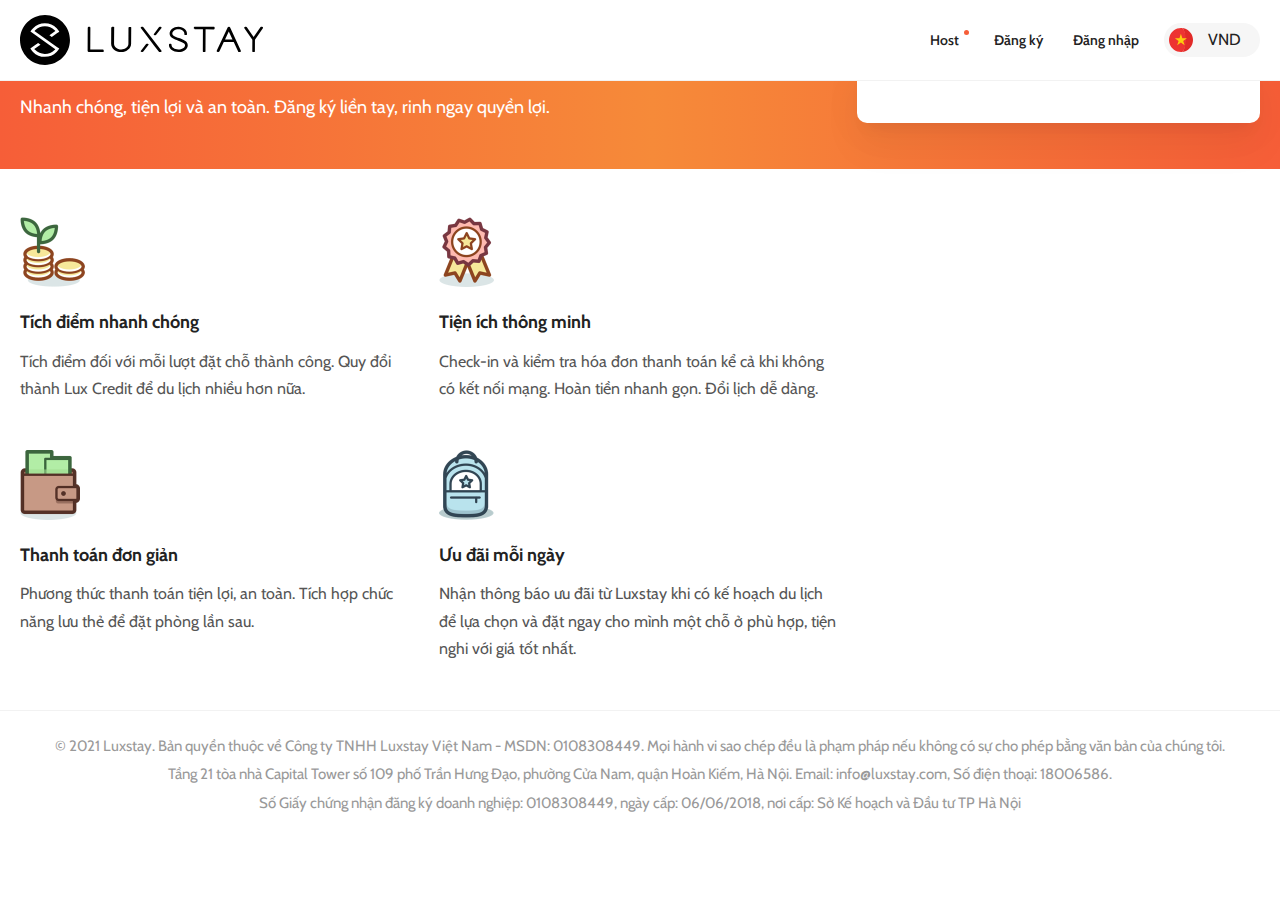
<file: sign.html>
<html lang="en">

<head>
    <meta charset="UTF-8">
    <meta http-equiv="X-UA-Compatible" content="IE=edge">
    <meta name="viewport" content="width=device-width, initial-scale=1.0">
    <link rel="stylesheet" href="./assets/css/reset.css">
    <link rel="stylesheet" href="./assets/css/main.css">
    <link rel="stylesheet" href="./assets/css/sign.css">
    <link rel="stylesheet" href="./assets/css/base.css">
    <link rel="stylesheet" href="./assets/css/mainResp.css">
    <link rel="stylesheet" href="./assets/css/signResp.css">
    <link rel="stylesheet" href="./assets/css/grid.css">
    <link rel="stylesheet" href="./assets/css/owl.carousel.min.css">
    <link rel="stylesheet" href="./assets/css/owl.theme.default.min.css">
    <link rel='stylesheet' href='https://cdn-uicons.flaticon.com/uicons-regular-rounded/css/uicons-regular-rounded.css'>
    <link rel='stylesheet'
        href='https://cdn-uicons.flaticon.com/uicons-regular-straight/css/uicons-regular-straight.css'>
    <link rel='stylesheet' href='https://cdn-uicons.flaticon.com/uicons-solid-rounded/css/uicons-solid-rounded.css'>
    <link rel='stylesheet' href='https://cdn-uicons.flaticon.com/uicons-bold-rounded/css/uicons-bold-rounded.css'>
    <link rel="preconnect" href="https://fonts.gstatic.com">
    <link href="https://fonts.googleapis.com/css2?family=Lato:wght@100;300;400;700;900&display=swap" rel="stylesheet">
    <link href="https://fonts.googleapis.com/css2?family=Roboto:wght@300;400;500;700;900&display=swap" rel="stylesheet">
    <link href="https://fonts.googleapis.com/css2?family=Cabin:wght@400;500;600;700&display=swap" rel="stylesheet">
    <link rel="icon" href="./assets/image/icon_luxstay.png" type="image/gif">
    <title>Luxstay</title>
</head>

<body>
    <!-- ================================ TB-MB ================================ -->
    <div class="nav-bar-menu hide-on-pc">
        <div class="nav-bar__background"></div>
        <div class="nav-bar__wrapper">
            <div class="nav-bar__float">
                <div class="nav-bar__logo">
                    <a href="">
                        <svg class="logo" version="1.1" viewBox="0 0 244 50" class="svg-icon svg-fill"
                            style="width: 150px;">
                            <path pid="0"
                                d="M25.093 0c13.781.06 24.94 11.317 24.882 25.106C49.917 38.894 38.663 50.058 24.88 50 11.1 49.942-.059 38.683.001 24.894.057 11.106 11.31-.058 25.092 0zm11.801 31.9L14.398 16.053c.241-.26.48-.518.74-.777 2.7-2.687 5.971-4.031 9.775-4.015 3.804.015 7.064 1.388 9.741 4.098.238.241.476.482.694.743l-5.951 4.133 2.381 1.688 5.153-3.576v.02L39.33 16.7c-.692-1.203-1.584-2.325-2.616-3.39-3.231-3.292-7.167-4.947-11.788-4.967-4.6-.019-8.53 1.603-11.809 4.867a17.806 17.806 0 00-2.682 3.408l1.429 1.004 23.429 16.51c-.24.26-.48.518-.74.777-2.7 2.687-5.971 4.011-9.775 3.996-3.803-.016-7.063-1.37-9.74-4.08-.258-.26-.496-.521-.734-.782l6.111-4.251-.139-.181-2.183-1.528-5.373 3.735v-.021l-2.377 1.65a17.824 17.824 0 002.654 3.43c3.253 3.291 7.169 4.946 11.769 4.965 4.62.021 8.549-1.602 11.83-4.866 1.06-1.075 1.96-2.21 2.682-3.406l-2.383-1.67zm45.839 2.652l-12.45-.05.096-21.789a.957.957 0 00-.965-.945l-.678-.003a.96.96 0 00-.974.939v.047c-.048.095-.05.236-.05.33l-.098 22.636a1.337 1.337 0 001.351 1.326l13.805.056a.958.958 0 00.973-.938l.003-.662a1.037 1.037 0 00-1.013-.946v-.001zm27.64-22.67l-.871-.003c-.563-.003-1.027.42-1.027.937l-.075 15.878c-.014 3.157-3.252 5.735-7.197 5.72-3.943-.014-7.158-2.618-7.144-5.775l.123-15.5.052-.282a.957.957 0 00-.201-.756 1.128 1.128 0 00-.767-.332l-.87-.004c-.513-.002-.924.326-1.028.75a.857.857 0 00-.156.47l-.073 15.69c-.02 4.616 4.47 8.402 9.95 8.424 5.48.022 10.004-3.73 10.025-8.3l.122-15.5.054-.282a.952.952 0 00-.203-.755c-.152-.189-.458-.379-.714-.38zm48.638 11.226c-3.275-1.249-6.696-2.496-6.688-4.393.01-2.42 2.721-4.401 6.05-4.387 3.331.014 6.025 2.017 6.014 4.436l-.002.38a.96.96 0 00.961.953l.675.003a.96.96 0 00.971-.945v-.38c.009-1.66-.709-3.276-2.006-4.515-1.635-1.618-4.092-2.532-6.65-2.494-4.873-.02-8.698 3.047-8.715 6.938.03 3.748 4.416 5.38 8.656 6.962 3.324 1.247 6.795 2.495 6.785 4.487-.01 2.372-3.155 4.399-6.775 4.385-3.668-.016-6.747-2.07-6.737-4.44l.001-.38a.961.961 0 00-.96-.954l-.676-.002a.96.96 0 00-.97.945v.38c-.018 3.843 4.215 6.991 9.38 7.012 5.163.022 9.423-3.092 9.44-6.934-.033-3.796-4.464-5.427-8.754-7.057zM193.66 11.84l-18.844-.076c-.547-.003-.996.42-.999.94l-.002.66c-.002.52.443.946.99.949l8.103.032-.095 21.802c-.003.52.443.947.99.949l.696.002c.546.003.996-.42 1-.94l.095-21.802 8.055.031c.547.003.996-.42.999-.94l.003-.66c.003-.52-.443-.946-.99-.947zm49.264.515c-.144-.33-.481-.52-.867-.52l-.87-.005a.963.963 0 00-.677.28l-.145.14-.147.142-6.609 9.677-6.72-9.734c-.048-.046-.096-.094-.096-.14l-.143-.143a.97.97 0 00-.675-.285l-.774-.003a1.021 1.021 0 00-.872.515 1.03 1.03 0 00.045.988l7.966 11.576-.049 11.307c.006.527.437.95.964.946l.675.002a.957.957 0 00.97-.937l.049-11.308 7.923-11.509c.194-.329.243-.705.052-.989zm-37.898 12.047l3.75-7.994 3.728 8.023-7.478-.03zm15.615 10.954v-.047l-10.5-22.733c-.15-.425-.549-.71-1.102-.807-.603-.049-1.156.231-1.41.703v.046l-10.705 22.697v.047l-.204.471c-.095.283-.06.595.097.849.188.258.483.416.802.428l.854.004c.453.001.806-.282.958-.657l.05-.141 4.314-9.277 9.95.04 4.28 9.31.049.14c.15.38.5.664.952.667l.854.002c.352.002.654-.139.806-.422.152-.281.254-.563.104-.847l-.149-.473zm-86.008-15.15l.817.003a.963.963 0 00.729-.347l4.755-6.218.412-.478a.763.763 0 00.095-.915c-.135-.306-.453-.482-.816-.483l-.863-.004a.929.929 0 00-.868.608l-4.983 6.522a.94.94 0 00-.096.915c.135.22.453.394.816.397h.002zm-6.998 8.45l-.819-.002a.96.96 0 00-.728.347l-4.755 6.207-.413.48a.77.77 0 00-.094.92c.135.309.452.485.816.488l.864.002a.91.91 0 00.82-.478l5.03-6.601a.949.949 0 00.095-.92 1.027 1.027 0 00-.816-.443zm8.019-.453l.148.14 5.55 7.248c.248.284.246.662.095.99-.15.332-.5.519-.9.517l-.896-.004a1.013 1.013 0 01-.697-.286l-.149-.14c-.03-.002-.042-.02-.059-.044a.212.212 0 00-.04-.052l-5.501-7.151a1.005 1.005 0 01-.15-.237l-11.694-15.39-.446-.521c-.248-.285-.246-.662-.096-.993.15-.33.501-.518.9-.516l.897.004a.99.99 0 01.845.428l.15.19 11.992 15.721s.05.048.05.096z">
                            </path>
                        </svg>
                    </a>
                </div>
                <div class="nav-bar__out">
                    <i class="fi-rr-cross"></i>
                </div>
                <div class="nav-bar__options hide-on-pc">
                    <ul class="header__list">
                        <li class="header__list-item header__host">
                            <a href="">Host</a>
                        </li>
                        <li class="header__list-item">
                            <a href="">Đăng ký</a>
                        </li>
                        <li class="header__list-item">
                            <a href="">Đăng nhập</a>
                        </li>
                        <li class="header__choose-flag" id="header__choose-flag--TB-MB">
                            <svg style="width: 24px" xmlns="http://www.w3.org/2000/svg"
                                xmlns:xlink="http://www.w3.org/1999/xlink" version="1.1" id="Capa_1" x="0px" y="0px"
                                viewBox="0 0 473.681 473.681" style="enable-background: new 0 0 473.681 473.681;"
                                xml:space="preserve">
                                <circle style="fill: #ffffff;" cx="236.85" cy="236.851" r="236.83" />
                                <path style="fill: #e12a28;"
                                    d="M460.143,157.874c-0.026-0.075-0.049-0.138-0.075-0.206C429.756,72.202,351.789,9.321,258.113,0.974  c36.248,19.872,46.834,82.832,56.109,156.901c6.335,50.593,6.376,106.339,0.12,156.995c-9.196,74.47-19.827,137.874-56.228,157.829  c93.848-8.362,171.927-71.46,202.12-157.156c0.079-0.228,0.146-0.452,0.228-0.673c8.526-24.438,13.219-50.682,13.219-78.026  C473.677,209.141,468.879,182.575,460.143,157.874z" />
                                <path style="fill: #ed3432;"
                                    d="M326.412,157.874c-9.27-74.07-32.052-137.029-68.303-156.901C251.097,0.352,244.007,0,236.835,0  C133.806,0,46.188,65.803,13.608,157.668c-0.026,0.067-0.049,0.131-0.075,0.206C4.798,182.575,0,209.141,0,236.842  c0,27.348,4.693,53.588,13.219,78.026c0.079,0.221,0.15,0.445,0.228,0.673c32.452,92.102,120.19,158.135,223.387,158.135  c7.173,0,14.263-0.352,21.274-0.98c36.401-19.954,59.227-83.359,68.423-157.829C332.788,264.209,332.747,208.467,326.412,157.874z" />
                                <polygon style="fill: #fdce0c;"
                                    points="234.718,115.454 262.851,202.047 353.906,202.047 280.24,255.555 308.376,342.157   234.718,288.636 161.056,342.157 189.193,255.555 115.53,202.047 206.582,202.047 " />
                            </svg>
                            <span class="option__convert-name">VND</span>
                            <i class="fi-rr-caret-down option__convert-down"></i>

                            <div id="header__choose-flag-dropdown--TB-MB" class="header__choose-flag-dropdown">
                                <div class="choose__language-list">
                                    <a href="" class="choose__language-item">
                                        <svg xmlns="http://www.w3.org/2000/svg"
                                            xmlns:xlink="http://www.w3.org/1999/xlink" width="16" height="16"
                                            version="1.1" id="Capa_1" x="0px" y="0px" viewBox="0 0 473.681 473.681"
                                            style="enable-background: new 0 0 473.681 473.681;" xml:space="preserve">
                                            <circle style="fill: #ffffff;" cx="236.85" cy="236.851" r="236.83" />
                                            <path style="fill: #e12a28;"
                                                d="M460.143,157.874c-0.026-0.075-0.049-0.138-0.075-0.206C429.756,72.202,351.789,9.321,258.113,0.974  c36.248,19.872,46.834,82.832,56.109,156.901c6.335,50.593,6.376,106.339,0.12,156.995c-9.196,74.47-19.827,137.874-56.228,157.829  c93.848-8.362,171.927-71.46,202.12-157.156c0.079-0.228,0.146-0.452,0.228-0.673c8.526-24.438,13.219-50.682,13.219-78.026  C473.677,209.141,468.879,182.575,460.143,157.874z" />
                                            <path style="fill: #ed3432;"
                                                d="M326.412,157.874c-9.27-74.07-32.052-137.029-68.303-156.901C251.097,0.352,244.007,0,236.835,0  C133.806,0,46.188,65.803,13.608,157.668c-0.026,0.067-0.049,0.131-0.075,0.206C4.798,182.575,0,209.141,0,236.842  c0,27.348,4.693,53.588,13.219,78.026c0.079,0.221,0.15,0.445,0.228,0.673c32.452,92.102,120.19,158.135,223.387,158.135  c7.173,0,14.263-0.352,21.274-0.98c36.401-19.954,59.227-83.359,68.423-157.829C332.788,264.209,332.747,208.467,326.412,157.874z" />
                                            <polygon style="fill: #fdce0c;"
                                                points="234.718,115.454 262.851,202.047 353.906,202.047 280.24,255.555 308.376,342.157   234.718,288.636 161.056,342.157 189.193,255.555 115.53,202.047 206.582,202.047 " />
                                        </svg>
                                        <span>Tiếng Việt</span>
                                        <i class="fi-rr-check"></i>
                                    </a>
                                    <a href="" class="choose__language-item">
                                        <svg xmlns="http://www.w3.org/2000/svg"
                                            xmlns:xlink="http://www.w3.org/1999/xlink" width="16" height="16"
                                            viewBox="0 0 24 24">
                                            <defs>
                                                <circle id="a" cx="12" cy="12" r="12" />
                                            </defs>
                                            <g fill="none" fill-rule="evenodd">
                                                <mask id="b" fill="#fff">
                                                    <use xlink:href="#a" />
                                                </mask>
                                                <use fill="#22438B" xlink:href="#a" />
                                                <g mask="url(#b)">
                                                    <path stroke="#FFF" stroke-width="4" d="M1 1l22 22" />
                                                    <path stroke="#C7152A" stroke-width="2" d="M1 1l22 22" />
                                                </g>
                                                <g mask="url(#b)">
                                                    <path stroke="#FFF" stroke-width="4" d="M23 1L1 23" />
                                                    <path stroke="#C7152A" stroke-width="2" d="M23 1L1 23" />
                                                </g>
                                                <g mask="url(#b)">
                                                    <path fill="#FFF" d="M8 0h8v24H8z" />
                                                    <path fill="#FFF" d="M0 8h24v8H0z" />
                                                    <path fill="#C7152A" d="M9 0h6v24H9z" />
                                                    <path fill="#C7152A" d="M0 9h24v6H0z" />
                                                </g>
                                            </g>
                                        </svg>
                                        <span>English</span>
                                    </a>
                                    <a href="" class="choose__language-item">
                                        <svg xmlns="http://www.w3.org/2000/svg"
                                            xmlns:xlink="http://www.w3.org/1999/xlink" width="16" height="16"
                                            version="1.1" id="Layer_1" x="0px" y="0px" viewBox="0 0 512 512"
                                            style="enable-background: new 0 0 512 512;" xml:space="preserve">
                                            <circle style="fill: #f0f0f0;" cx="256" cy="256" r="256" />
                                            <path style="fill: #d80027;"
                                                d="M345.043,256c0,22.261-39.866,77.913-89.043,77.913S166.957,278.261,166.957,256  c0-49.178,39.866-89.043,89.043-89.043S345.043,206.822,345.043,256z" />
                                            <path style="fill: #0052b4;"
                                                d="M345.043,256c0,49.178-39.866,89.043-89.043,89.043S166.957,305.178,166.957,256" />
                                            <rect x="353.427" y="319.639"
                                                transform="matrix(0.7071 -0.7071 0.7071 0.7071 -125.4831 358.5964)"
                                                width="33.391" height="22.261" />
                                            <rect x="314.07" y="358.994"
                                                transform="matrix(0.7071 -0.7071 0.7071 0.7071 -164.8388 342.2935)"
                                                width="33.391" height="22.261" />
                                            <rect x="400.656" y="366.851"
                                                transform="matrix(0.7071 -0.7071 0.7071 0.7071 -145.034 405.8207)"
                                                width="33.391" height="22.261" />
                                            <rect x="361.299" y="406.213"
                                                transform="matrix(0.7071 -0.7071 0.7071 0.7071 -184.3942 389.5197)"
                                                width="33.391" height="22.261" />
                                            <rect x="377.04" y="343.247"
                                                transform="matrix(0.7071 -0.7071 0.7071 0.7071 -135.2602 382.2079)"
                                                width="33.391" height="22.261" />
                                            <rect x="337.694" y="382.602"
                                                transform="matrix(0.7071 -0.7071 0.7071 0.7071 -174.6126 365.9128)"
                                                width="33.391" height="22.261" />
                                            <rect x="329.544" y="126.805"
                                                transform="matrix(-0.7071 -0.7071 0.7071 -0.7071 541.0344 499.9738)"
                                                width="89.043" height="22.261" />
                                            <rect x="314.081" y="130.749"
                                                transform="matrix(-0.7071 -0.7071 0.7071 -0.7071 464.3475 476.0975)"
                                                width="33.391" height="22.26" />
                                            <rect x="353.427" y="170.098"
                                                transform="matrix(-0.7071 -0.7071 0.7071 -0.7071 503.692 571.0911)"
                                                width="33.391" height="22.26" />
                                            <rect x="361.282" y="83.526"
                                                transform="matrix(-0.7071 -0.7071 0.7071 -0.7071 578.3161 428.8593)"
                                                width="33.391" height="22.261" />
                                            <rect x="400.651" y="122.879"
                                                transform="matrix(-0.7071 -0.7071 0.7071 -0.7071 617.6954 523.8765)"
                                                width="33.391" height="22.261" />
                                            <rect x="69.81" y="386.542"
                                                transform="matrix(0.7071 0.7071 -0.7071 0.7071 314.6838 35.6313)"
                                                width="89.043" height="22.261" />
                                            <rect x="140.919" y="382.6"
                                                transform="matrix(0.7071 0.7071 -0.7071 0.7071 324.573 3.8704)"
                                                width="33.391" height="22.26" />
                                            <rect x="101.569" y="343.252"
                                                transform="matrix(0.7071 0.7071 -0.7071 0.7071 285.2246 20.1705)"
                                                width="33.391" height="22.261" />
                                            <rect x="117.031" y="339.316"
                                                transform="matrix(0.7071 0.7071 -0.7071 0.7071 295.1205 -11.5916)"
                                                width="89.043" height="22.261" />
                                            <rect x="69.81" y="103.201"
                                                transform="matrix(-0.7071 0.7071 -0.7071 -0.7071 276.0196 114.331)"
                                                width="89.043" height="22.261" />
                                            <rect x="93.412" y="126.806"
                                                transform="matrix(-0.7071 0.7071 -0.7071 -0.7071 333.0029 137.9383)"
                                                width="89.043" height="22.261" />
                                            <rect x="117.038" y="150.428"
                                                transform="matrix(-0.7071 0.7071 -0.7071 -0.7071 390.0373 161.557)"
                                                width="89.043" height="22.26" />
                                        </svg>
                                        <span>Korean</span>
                                    </a>
                                </div>
                                <div class="choose__currency-list">
                                    <a href="" class="choose__currency-item">
                                        <b>VND</b>
                                        <span>Việt Nam Đồng</span>
                                        <i class="fi-rr-check"></i>
                                    </a>
                                    <a href="" class="choose__currency-item">
                                        <b>USD</b>
                                        <span>United States Dollar</span>
                                    </a>
                                </div>
                            </div>
                        </li>
                    </ul>
                </div>
            </div>
        </div>
    </div>

    <!-- ================================ PC ================================ -->
    <header>
        <div class="containerHeader">
            <div class="header">
                <div class="header__logo-sign">
                    <a href="./main.html">
                        <svg class="logo" version="1.1" viewBox="0 0 244 50" class="svg-icon svg-fill">
                            <path pid="0"
                                d="M25.093 0c13.781.06 24.94 11.317 24.882 25.106C49.917 38.894 38.663 50.058 24.88 50 11.1 49.942-.059 38.683.001 24.894.057 11.106 11.31-.058 25.092 0zm11.801 31.9L14.398 16.053c.241-.26.48-.518.74-.777 2.7-2.687 5.971-4.031 9.775-4.015 3.804.015 7.064 1.388 9.741 4.098.238.241.476.482.694.743l-5.951 4.133 2.381 1.688 5.153-3.576v.02L39.33 16.7c-.692-1.203-1.584-2.325-2.616-3.39-3.231-3.292-7.167-4.947-11.788-4.967-4.6-.019-8.53 1.603-11.809 4.867a17.806 17.806 0 00-2.682 3.408l1.429 1.004 23.429 16.51c-.24.26-.48.518-.74.777-2.7 2.687-5.971 4.011-9.775 3.996-3.803-.016-7.063-1.37-9.74-4.08-.258-.26-.496-.521-.734-.782l6.111-4.251-.139-.181-2.183-1.528-5.373 3.735v-.021l-2.377 1.65a17.824 17.824 0 002.654 3.43c3.253 3.291 7.169 4.946 11.769 4.965 4.62.021 8.549-1.602 11.83-4.866 1.06-1.075 1.96-2.21 2.682-3.406l-2.383-1.67zm45.839 2.652l-12.45-.05.096-21.789a.957.957 0 00-.965-.945l-.678-.003a.96.96 0 00-.974.939v.047c-.048.095-.05.236-.05.33l-.098 22.636a1.337 1.337 0 001.351 1.326l13.805.056a.958.958 0 00.973-.938l.003-.662a1.037 1.037 0 00-1.013-.946v-.001zm27.64-22.67l-.871-.003c-.563-.003-1.027.42-1.027.937l-.075 15.878c-.014 3.157-3.252 5.735-7.197 5.72-3.943-.014-7.158-2.618-7.144-5.775l.123-15.5.052-.282a.957.957 0 00-.201-.756 1.128 1.128 0 00-.767-.332l-.87-.004c-.513-.002-.924.326-1.028.75a.857.857 0 00-.156.47l-.073 15.69c-.02 4.616 4.47 8.402 9.95 8.424 5.48.022 10.004-3.73 10.025-8.3l.122-15.5.054-.282a.952.952 0 00-.203-.755c-.152-.189-.458-.379-.714-.38zm48.638 11.226c-3.275-1.249-6.696-2.496-6.688-4.393.01-2.42 2.721-4.401 6.05-4.387 3.331.014 6.025 2.017 6.014 4.436l-.002.38a.96.96 0 00.961.953l.675.003a.96.96 0 00.971-.945v-.38c.009-1.66-.709-3.276-2.006-4.515-1.635-1.618-4.092-2.532-6.65-2.494-4.873-.02-8.698 3.047-8.715 6.938.03 3.748 4.416 5.38 8.656 6.962 3.324 1.247 6.795 2.495 6.785 4.487-.01 2.372-3.155 4.399-6.775 4.385-3.668-.016-6.747-2.07-6.737-4.44l.001-.38a.961.961 0 00-.96-.954l-.676-.002a.96.96 0 00-.97.945v.38c-.018 3.843 4.215 6.991 9.38 7.012 5.163.022 9.423-3.092 9.44-6.934-.033-3.796-4.464-5.427-8.754-7.057zM193.66 11.84l-18.844-.076c-.547-.003-.996.42-.999.94l-.002.66c-.002.52.443.946.99.949l8.103.032-.095 21.802c-.003.52.443.947.99.949l.696.002c.546.003.996-.42 1-.94l.095-21.802 8.055.031c.547.003.996-.42.999-.94l.003-.66c.003-.52-.443-.946-.99-.947zm49.264.515c-.144-.33-.481-.52-.867-.52l-.87-.005a.963.963 0 00-.677.28l-.145.14-.147.142-6.609 9.677-6.72-9.734c-.048-.046-.096-.094-.096-.14l-.143-.143a.97.97 0 00-.675-.285l-.774-.003a1.021 1.021 0 00-.872.515 1.03 1.03 0 00.045.988l7.966 11.576-.049 11.307c.006.527.437.95.964.946l.675.002a.957.957 0 00.97-.937l.049-11.308 7.923-11.509c.194-.329.243-.705.052-.989zm-37.898 12.047l3.75-7.994 3.728 8.023-7.478-.03zm15.615 10.954v-.047l-10.5-22.733c-.15-.425-.549-.71-1.102-.807-.603-.049-1.156.231-1.41.703v.046l-10.705 22.697v.047l-.204.471c-.095.283-.06.595.097.849.188.258.483.416.802.428l.854.004c.453.001.806-.282.958-.657l.05-.141 4.314-9.277 9.95.04 4.28 9.31.049.14c.15.38.5.664.952.667l.854.002c.352.002.654-.139.806-.422.152-.281.254-.563.104-.847l-.149-.473zm-86.008-15.15l.817.003a.963.963 0 00.729-.347l4.755-6.218.412-.478a.763.763 0 00.095-.915c-.135-.306-.453-.482-.816-.483l-.863-.004a.929.929 0 00-.868.608l-4.983 6.522a.94.94 0 00-.096.915c.135.22.453.394.816.397h.002zm-6.998 8.45l-.819-.002a.96.96 0 00-.728.347l-4.755 6.207-.413.48a.77.77 0 00-.094.92c.135.309.452.485.816.488l.864.002a.91.91 0 00.82-.478l5.03-6.601a.949.949 0 00.095-.92 1.027 1.027 0 00-.816-.443zm8.019-.453l.148.14 5.55 7.248c.248.284.246.662.095.99-.15.332-.5.519-.9.517l-.896-.004a1.013 1.013 0 01-.697-.286l-.149-.14c-.03-.002-.042-.02-.059-.044a.212.212 0 00-.04-.052l-5.501-7.151a1.005 1.005 0 01-.15-.237l-11.694-15.39-.446-.521c-.248-.285-.246-.662-.096-.993.15-.33.501-.518.9-.516l.897.004a.99.99 0 01.845.428l.15.19 11.992 15.721s.05.048.05.096z">
                            </path>
                        </svg>
                    </a>
                </div>

                <div class="header__option hide-on-mb-tl">
                    <ul class="header__list">
                        <li class="header__list-item header__host">
                            <a href="">Host</a>
                        </li>
                        <li class="header__list-item header__list-item-signUp">
                            <a>Đăng ký</a>
                        </li>
                        <li class="header__list-item header__list-item-signIn">
                            <a>Đăng nhập</a>
                        </li>
                        <li class="header__list-item header__choose-flag" id="header__choose-flag--PC">
                            <!-- <span class="option__convert-flag"></span> -->
                            <svg style="width: 24px" xmlns="http://www.w3.org/2000/svg"
                                xmlns:xlink="http://www.w3.org/1999/xlink" version="1.1" id="Capa_1" x="0px" y="0px"
                                viewBox="0 0 473.681 473.681" style="enable-background: new 0 0 473.681 473.681;"
                                xml:space="preserve">
                                <circle style="fill: #ffffff;" cx="236.85" cy="236.851" r="236.83" />
                                <path style="fill: #e12a28;"
                                    d="M460.143,157.874c-0.026-0.075-0.049-0.138-0.075-0.206C429.756,72.202,351.789,9.321,258.113,0.974  c36.248,19.872,46.834,82.832,56.109,156.901c6.335,50.593,6.376,106.339,0.12,156.995c-9.196,74.47-19.827,137.874-56.228,157.829  c93.848-8.362,171.927-71.46,202.12-157.156c0.079-0.228,0.146-0.452,0.228-0.673c8.526-24.438,13.219-50.682,13.219-78.026  C473.677,209.141,468.879,182.575,460.143,157.874z" />
                                <path style="fill: #ed3432;"
                                    d="M326.412,157.874c-9.27-74.07-32.052-137.029-68.303-156.901C251.097,0.352,244.007,0,236.835,0  C133.806,0,46.188,65.803,13.608,157.668c-0.026,0.067-0.049,0.131-0.075,0.206C4.798,182.575,0,209.141,0,236.842  c0,27.348,4.693,53.588,13.219,78.026c0.079,0.221,0.15,0.445,0.228,0.673c32.452,92.102,120.19,158.135,223.387,158.135  c7.173,0,14.263-0.352,21.274-0.98c36.401-19.954,59.227-83.359,68.423-157.829C332.788,264.209,332.747,208.467,326.412,157.874z" />
                                <polygon style="fill: #fdce0c;"
                                    points="234.718,115.454 262.851,202.047 353.906,202.047 280.24,255.555 308.376,342.157   234.718,288.636 161.056,342.157 189.193,255.555 115.53,202.047 206.582,202.047 " />
                            </svg>
                            <span class="option__convert-name">VND</span>
                            <i class="fi-rr-caret-down option__convert-down"></i>

                            <div id="header__choose-flag-dropdown--PC" class="header__choose-flag-dropdown">
                                <div class="choose__language-list">
                                    <a href="" class="choose__language-item">
                                        <svg xmlns="http://www.w3.org/2000/svg"
                                            xmlns:xlink="http://www.w3.org/1999/xlink" width="16" height="16"
                                            version="1.1" id="Capa_1" x="0px" y="0px" viewBox="0 0 473.681 473.681"
                                            style="enable-background: new 0 0 473.681 473.681;" xml:space="preserve">
                                            <circle style="fill: #ffffff;" cx="236.85" cy="236.851" r="236.83" />
                                            <path style="fill: #e12a28;"
                                                d="M460.143,157.874c-0.026-0.075-0.049-0.138-0.075-0.206C429.756,72.202,351.789,9.321,258.113,0.974  c36.248,19.872,46.834,82.832,56.109,156.901c6.335,50.593,6.376,106.339,0.12,156.995c-9.196,74.47-19.827,137.874-56.228,157.829  c93.848-8.362,171.927-71.46,202.12-157.156c0.079-0.228,0.146-0.452,0.228-0.673c8.526-24.438,13.219-50.682,13.219-78.026  C473.677,209.141,468.879,182.575,460.143,157.874z" />
                                            <path style="fill: #ed3432;"
                                                d="M326.412,157.874c-9.27-74.07-32.052-137.029-68.303-156.901C251.097,0.352,244.007,0,236.835,0  C133.806,0,46.188,65.803,13.608,157.668c-0.026,0.067-0.049,0.131-0.075,0.206C4.798,182.575,0,209.141,0,236.842  c0,27.348,4.693,53.588,13.219,78.026c0.079,0.221,0.15,0.445,0.228,0.673c32.452,92.102,120.19,158.135,223.387,158.135  c7.173,0,14.263-0.352,21.274-0.98c36.401-19.954,59.227-83.359,68.423-157.829C332.788,264.209,332.747,208.467,326.412,157.874z" />
                                            <polygon style="fill: #fdce0c;"
                                                points="234.718,115.454 262.851,202.047 353.906,202.047 280.24,255.555 308.376,342.157   234.718,288.636 161.056,342.157 189.193,255.555 115.53,202.047 206.582,202.047 " />
                                        </svg>
                                        <span>Tiếng Việt</span>
                                        <i class="fi-rr-check"></i>
                                    </a>
                                    <a href="" class="choose__language-item">
                                        <svg xmlns="http://www.w3.org/2000/svg"
                                            xmlns:xlink="http://www.w3.org/1999/xlink" width="16" height="16"
                                            viewBox="0 0 24 24">
                                            <defs>
                                                <circle id="a" cx="12" cy="12" r="12" />
                                            </defs>
                                            <g fill="none" fill-rule="evenodd">
                                                <mask id="b" fill="#fff">
                                                    <use xlink:href="#a" />
                                                </mask>
                                                <use fill="#22438B" xlink:href="#a" />
                                                <g mask="url(#b)">
                                                    <path stroke="#FFF" stroke-width="4" d="M1 1l22 22" />
                                                    <path stroke="#C7152A" stroke-width="2" d="M1 1l22 22" />
                                                </g>
                                                <g mask="url(#b)">
                                                    <path stroke="#FFF" stroke-width="4" d="M23 1L1 23" />
                                                    <path stroke="#C7152A" stroke-width="2" d="M23 1L1 23" />
                                                </g>
                                                <g mask="url(#b)">
                                                    <path fill="#FFF" d="M8 0h8v24H8z" />
                                                    <path fill="#FFF" d="M0 8h24v8H0z" />
                                                    <path fill="#C7152A" d="M9 0h6v24H9z" />
                                                    <path fill="#C7152A" d="M0 9h24v6H0z" />
                                                </g>
                                            </g>
                                        </svg>
                                        <span>English</span>
                                    </a>
                                    <a href="" class="choose__language-item">
                                        <svg xmlns="http://www.w3.org/2000/svg"
                                            xmlns:xlink="http://www.w3.org/1999/xlink" width="16" height="16"
                                            version="1.1" id="Layer_1" x="0px" y="0px" viewBox="0 0 512 512"
                                            style="enable-background: new 0 0 512 512;" xml:space="preserve">
                                            <circle style="fill: #f0f0f0;" cx="256" cy="256" r="256" />
                                            <path style="fill: #d80027;"
                                                d="M345.043,256c0,22.261-39.866,77.913-89.043,77.913S166.957,278.261,166.957,256  c0-49.178,39.866-89.043,89.043-89.043S345.043,206.822,345.043,256z" />
                                            <path style="fill: #0052b4;"
                                                d="M345.043,256c0,49.178-39.866,89.043-89.043,89.043S166.957,305.178,166.957,256" />
                                            <rect x="353.427" y="319.639"
                                                transform="matrix(0.7071 -0.7071 0.7071 0.7071 -125.4831 358.5964)"
                                                width="33.391" height="22.261" />
                                            <rect x="314.07" y="358.994"
                                                transform="matrix(0.7071 -0.7071 0.7071 0.7071 -164.8388 342.2935)"
                                                width="33.391" height="22.261" />
                                            <rect x="400.656" y="366.851"
                                                transform="matrix(0.7071 -0.7071 0.7071 0.7071 -145.034 405.8207)"
                                                width="33.391" height="22.261" />
                                            <rect x="361.299" y="406.213"
                                                transform="matrix(0.7071 -0.7071 0.7071 0.7071 -184.3942 389.5197)"
                                                width="33.391" height="22.261" />
                                            <rect x="377.04" y="343.247"
                                                transform="matrix(0.7071 -0.7071 0.7071 0.7071 -135.2602 382.2079)"
                                                width="33.391" height="22.261" />
                                            <rect x="337.694" y="382.602"
                                                transform="matrix(0.7071 -0.7071 0.7071 0.7071 -174.6126 365.9128)"
                                                width="33.391" height="22.261" />
                                            <rect x="329.544" y="126.805"
                                                transform="matrix(-0.7071 -0.7071 0.7071 -0.7071 541.0344 499.9738)"
                                                width="89.043" height="22.261" />
                                            <rect x="314.081" y="130.749"
                                                transform="matrix(-0.7071 -0.7071 0.7071 -0.7071 464.3475 476.0975)"
                                                width="33.391" height="22.26" />
                                            <rect x="353.427" y="170.098"
                                                transform="matrix(-0.7071 -0.7071 0.7071 -0.7071 503.692 571.0911)"
                                                width="33.391" height="22.26" />
                                            <rect x="361.282" y="83.526"
                                                transform="matrix(-0.7071 -0.7071 0.7071 -0.7071 578.3161 428.8593)"
                                                width="33.391" height="22.261" />
                                            <rect x="400.651" y="122.879"
                                                transform="matrix(-0.7071 -0.7071 0.7071 -0.7071 617.6954 523.8765)"
                                                width="33.391" height="22.261" />
                                            <rect x="69.81" y="386.542"
                                                transform="matrix(0.7071 0.7071 -0.7071 0.7071 314.6838 35.6313)"
                                                width="89.043" height="22.261" />
                                            <rect x="140.919" y="382.6"
                                                transform="matrix(0.7071 0.7071 -0.7071 0.7071 324.573 3.8704)"
                                                width="33.391" height="22.26" />
                                            <rect x="101.569" y="343.252"
                                                transform="matrix(0.7071 0.7071 -0.7071 0.7071 285.2246 20.1705)"
                                                width="33.391" height="22.261" />
                                            <rect x="117.031" y="339.316"
                                                transform="matrix(0.7071 0.7071 -0.7071 0.7071 295.1205 -11.5916)"
                                                width="89.043" height="22.261" />
                                            <rect x="69.81" y="103.201"
                                                transform="matrix(-0.7071 0.7071 -0.7071 -0.7071 276.0196 114.331)"
                                                width="89.043" height="22.261" />
                                            <rect x="93.412" y="126.806"
                                                transform="matrix(-0.7071 0.7071 -0.7071 -0.7071 333.0029 137.9383)"
                                                width="89.043" height="22.261" />
                                            <rect x="117.038" y="150.428"
                                                transform="matrix(-0.7071 0.7071 -0.7071 -0.7071 390.0373 161.557)"
                                                width="89.043" height="22.26" />
                                        </svg>
                                        <span>Korean</span>
                                    </a>
                                </div>
                                <div class="choose__currency-list">
                                    <a href="" class="choose__currency-item">
                                        <b>VND</b>
                                        <span>Việt Nam Đồng</span>
                                        <i class="fi-rr-check"></i>
                                    </a>
                                    <a href="" class="choose__currency-item">
                                        <b>USD</b>
                                        <span>United States Dollar</span>
                                    </a>
                                </div>
                            </div>
                        </li>
                    </ul>
                </div>
            </div>
        </div>
    </header>

    <main>
        <div class="background-welcome">
            <div class="background-welcome__wrapper">
                <div class="row">
                    <div class="col l-7">
                        <h1 class="background-welcome__title">
                            Đăng ký thành viên Luxstay - Tích điểm thưởng và nhận ưu đãi
                        </h1>
                        <p class="background-welcome__desc">
                            Nhanh chóng, tiện lợi và an toàn. Đăng ký liền tay, rinh ngay quyền lợi.
                        </p>
                    </div>
                </div>
            </div>
        </div>
        <div class="main">
            <div class="main__information-sign">
                <div class="row">
                    <div class="col l-8 m-12 c-12">
                        <div class="main__information">
                            <div class="row">
                                <div class="col l-6 m-6 c-12">
                                    <div class="main__media">
                                        <img width="65" src="./assets/image/media_1.png" alt="">
                                        <h3 class="media__title">Tích điểm nhanh chóng</h3>
                                        <p class="media__content">
                                            Tích điểm đối với mỗi lượt đặt chỗ thành công. Quy đổi thành Lux Credit để
                                            du lịch nhiều hơn nữa.
                                        </p>
                                    </div>
                                </div>
                                <div class="col l-6 m-6 c-12">
                                    <div class="main__media">
                                        <img width="55" src="./assets/image/media_2.png" alt="">
                                        <h3 class="media__title">Tiện ích thông minh</h3>
                                        <p class="media__content">
                                            Check-in và kiểm tra hóa đơn thanh toán kể cả khi không có kết nối mạng.
                                            Hoàn tiền nhanh gọn. Đổi lịch dễ dàng.
                                        </p>
                                    </div>
                                </div>
                                <div class="col l-6 m-6 c-12">
                                    <div class="main__media">
                                        <img width="60" src="./assets/image/media_3.png" alt="">
                                        <h3 class="media__title">Thanh toán đơn giản</h3>
                                        <p class="media__content">
                                            Phương thức thanh toán tiện lợi, an toàn. Tích hợp chức năng lưu thẻ để đặt
                                            phòng lần sau.
                                        </p>
                                    </div>
                                </div>
                                <div class="col l-6 m-6 c-12">
                                    <div class="main__media">
                                        <img width="55" src="./assets/image/media_4.png" alt="">
                                        <h3 class="media__title">Ưu đãi mỗi ngày</h3>
                                        <p class="media__content">
                                            Nhận thông báo ưu đãi từ Luxstay khi có kế hoạch du lịch để lựa chọn và đặt
                                            ngay cho mình một chỗ ở phù hợp, tiện nghi với giá tốt nhất.
                                        </p>
                                    </div>
                                </div>
                            </div>
                        </div>
                    </div>
                    <div class="col l-4 m-12 c-12">
                        <div class="main__form">
                            <!-- Sign Up -->
                            <form class="form__sign-up" action="">
                                <h3 class="form__name">
                                    Đăng ký thành viên
                                </h3>
                                <div class="form__main">
                                    <ul class="form__list">
                                        <li class="form__item">
                                            <label for="">Địa chỉ email</label>
                                            <div class="form__input">
                                                <input type="text">
                                                <i class="fi-rr-envelope"></i>
                                            </div>
                                        </li>
                                        <li class="form__item">
                                            <label for="">Số điện thoại</label>
                                            <div class="form__country-phone">
                                                <span class="country">
                                                    <span class="flag">
                                                        <img src="./assets/image/country__vietnam-rounded.png" alt="">
                                                    </span>
                                                    <span class="phone-head">+84</span>
                                                    <span><i class="fi-rr-caret-down"></i></span>
                                                </span>
                                                <div class="form__input">
                                                    <input type="text" placeholder="Số điện thoại">
                                                </div>
                                            </div>
                                        </li>
                                        <li class="form__item">
                                            <label for="">Tên</label>
                                            <div class="form__input">
                                                <input type="text">
                                            </div>
                                        </li>
                                        <li class="form__item">
                                            <label for="">Họ và tên đệm</label>
                                            <div class="form__input">
                                                <input type="text">
                                            </div>
                                        </li>
                                        <li class="form__item">
                                            <label for="">Mật khẩu <span class="form__item-password">(Tối thiểu 8 ký
                                                    tự)</span></label>
                                            <div class="form__input">
                                                <input type="password" placeholder="Mật khẩu">
                                                <svg xmlns="http://www.w3.org/2000/svg" width="12" height="16"
                                                    viewBox="0 0 12 16">
                                                    <g fill="none" fill-rule="evenodd">
                                                        <path d="M-2 0h16v16H-2z" />
                                                        <path fill="#888"
                                                            d="M2.5 7V3.5a3.5 3.5 0 0 1 7 0V7h1A1.5 1.5 0 0 1 12 8.5v6a1.5 1.5 0 0 1-1.5 1.5h-9A1.5 1.5 0 0 1 0 14.5v-6A1.5 1.5 0 0 1 1.5 7h1zm1 0h5V3.5a2.5 2.5 0 0 0-5 0V7zm-2 1a.5.5 0 0 0-.5.5v6a.5.5 0 0 0 .5.5h9a.5.5 0 0 0 .5-.5v-6a.5.5 0 0 0-.5-.5h-9z" />
                                                    </g>
                                                </svg>
                                            </div>
                                        </li>
                                        <li class="form__item">
                                            <label for="">Xác nhận mật khẩu mới</label>
                                            <div class="form__input">
                                                <input type="password">
                                                <svg xmlns="http://www.w3.org/2000/svg" width="12" height="16"
                                                    viewBox="0 0 12 16">
                                                    <g fill="none" fill-rule="evenodd">
                                                        <path d="M-2 0h16v16H-2z" />
                                                        <path fill="#888"
                                                            d="M2.5 7V3.5a3.5 3.5 0 0 1 7 0V7h1A1.5 1.5 0 0 1 12 8.5v6a1.5 1.5 0 0 1-1.5 1.5h-9A1.5 1.5 0 0 1 0 14.5v-6A1.5 1.5 0 0 1 1.5 7h1zm1 0h5V3.5a2.5 2.5 0 0 0-5 0V7zm-2 1a.5.5 0 0 0-.5.5v6a.5.5 0 0 0 .5.5h9a.5.5 0 0 0 .5-.5v-6a.5.5 0 0 0-.5-.5h-9z" />
                                                    </g>
                                                </svg>
                                            </div>
                                        </li>
                                    </ul>
                                </div>
                                <div class="form__action">
                                    <button type="submit" class="form__action-item">Đăng ký</button>
                                    <div class="change__sign-in form__action-item">
                                        Bạn đã có tài khoản Luxstay?
                                        <span class="change__sign-in-button">Đăng nhập</span>
                                    </div>
                                    <div class="terms form__action-item">
                                        Tôi đồng ý với <a href="">Bảo mật</a> và <a href="">Điều khoản hoạt động</a> của
                                        Luxstay.
                                    </div>
                                    <div class="social__sign form__action-item">
                                        <div class="facebook__sign">
                                            <span>Đăng nhập với Facebook</span>
                                            <img src="./assets/image/facebook.png" alt="">
                                        </div>
                                        <div class="google__sign">
                                            <span>Đăng nhập với Google</span>
                                            <img src="./assets/image/google.png" alt="">
                                        </div>
                                    </div>
                                </div>
                            </form>

                            <!-- Sign In -->
                            <form class="form__sign-in" action="">
                                <h3 class="form__name">
                                    Đăng nhập
                                </h3>
                                <p class="form__desc">
                                    Đăng nhập Luxstay để trải nghiệm
                                </p>
                                <div class="form__main">
                                    <ul class="form__list">
                                        <li class="form__item">
                                            <div class="form__input">
                                                <input type="text" placeholder="Địa chỉ email">
                                                <i class="fi-rr-envelope"></i>
                                            </div>
                                        </li>
                                        <li class="form__item">
                                            <div class="form__input">
                                                <input type="password" placeholder="Mật khẩu">
                                                <svg xmlns="http://www.w3.org/2000/svg" width="12" height="16"
                                                    viewBox="0 0 12 16">
                                                    <g fill="none" fill-rule="evenodd">
                                                        <path d="M-2 0h16v16H-2z" />
                                                        <path fill="#888"
                                                            d="M2.5 7V3.5a3.5 3.5 0 0 1 7 0V7h1A1.5 1.5 0 0 1 12 8.5v6a1.5 1.5 0 0 1-1.5 1.5h-9A1.5 1.5 0 0 1 0 14.5v-6A1.5 1.5 0 0 1 1.5 7h1zm1 0h5V3.5a2.5 2.5 0 0 0-5 0V7zm-2 1a.5.5 0 0 0-.5.5v6a.5.5 0 0 0 .5.5h9a.5.5 0 0 0 .5-.5v-6a.5.5 0 0 0-.5-.5h-9z" />
                                                    </g>
                                                </svg>
                                            </div>
                                        </li>
                                    </ul>
                                </div>
                                <div class="form__action">
                                    <button type="submit" class="form__action-item">Đăng nhập</button>
                                    <div class="forgot__password form__action-item">
                                        Quên mật khẩu?
                                        <span class="forgot__button">Nhấn vào đây</span>
                                    </div>
                                    <div class="change__sign-up form__action-item">
                                        Bạn chưa có tài khoản Luxstay?
                                        <span class="change__sign-up-button">Đăng ký</span>
                                    </div>
                                    <div class="or form__action-item">
                                        Hoặc
                                    </div>
                                    <div class="social__sign form__action-item">
                                        <div class="facebook__sign">
                                            <span>Đăng nhập với Facebook</span>
                                            <img src="./assets/image/facebook.png" alt="">
                                        </div>
                                        <div class="google__sign">
                                            <span>Đăng nhập với Google</span>
                                            <img src="./assets/image/google.png" alt="">
                                        </div>
                                    </div>
                                </div>
                            </form>
                        </div>
                    </div>
                </div>
            </div>
        </div>
    </main>

    <footer>
        <div class="footer">
            <p>© 2021 Luxstay. Bản quyền thuộc về Công ty TNHH Luxstay Việt Nam - MSDN: 0108308449. Mọi hành vi sao chép
                đều là phạm pháp nếu không có sự cho phép bằng văn bản của chúng tôi.</p>
            <p>Tầng 21 tòa nhà Capital Tower số 109 phố Trần Hưng Đạo, phường Cửa Nam, quận Hoàn Kiếm, Hà Nội. Email:
                info@luxstay.com, Số điện thoại: 18006586.</p>
            <p>Số Giấy chứng nhận đăng ký doanh nghiệp: 0108308449, ngày cấp: 06/06/2018, nơi cấp: Sở Kế hoạch và Đầu tư
                TP Hà Nội</p>
        </div>
    </footer>

    <script src="./jquery-3.6.0.min.js"></script>
    <script src="./owl.carousel.min.js"></script>
    <!-- <script type="module" src="./sign.js"></script> -->
</body>

</html>
</file>
<file: assets/css/main.css>
html {
    line-height: 1.5;
}

body {
    /* font-family: 'Lato', sans-serif; */
    /* font-family: 'Roboto', sans-serif; */
    font-family: "Cabin", sans-serif;
}

::selection {
    background: #ade1f5;
    color: #fff;
}

/* ==================================================================================================== HEADER ==================================================================================================== */

header {
    background-color: white;
    border-bottom: 1px solid #f2f2f2;
    position: fixed;
    width: 100%;
    padding: 0 20px;
    top: 0;
    z-index: 100;
}

.containerHeader {
    color: #222;
    font-size: 14px;
    font-weight: 600;
    max-width: 1500px;
    height: var(--heightHeader);
    margin: 0 auto;
    display: flex;
}

.header {
    display: flex;
    justify-content: space-between;
    align-items: center;
    flex: 1;
}

.header__logo-and-search {
    display: flex;
    align-items: center;
}

.header__logo-and-search-sign {
    display: none;
}

/* ---------------------------------------------------------------- */
/* Header Logo */
.header__logo {
    margin-right: 16px;
}

.header__logo .logo__warpper {
    width: 70px;
    height: 70px;
    border-radius: 50%;
    background-color: #f5f5f5;
    display: flex;
    justify-content: center;
    align-items: center;
}

/* Header Search */
.header__search {
    display: flex;
    box-shadow: 1px 1px 4px rgb(0 0 0 / 20%);
    border-radius: 5px;
}

.header__search .search__input,
.header__search .search__calendar,
.header__search .search__customer {
    display: flex;
    align-items: center;
    line-height: 28px;
    padding: 10px 16px;
    position: relative;
}

.header__search .search__input {
    border-radius: 8px;
    width: 300px;
    /* border: 2px solid #DBDBDB; */
}

.header__search .search__calendar,
.header__search .search__customer {
    width: 115px;
    cursor: pointer;
    position: relative;
    justify-content: center;
}

.header__search .search__calendar::before {
    content: "";
    width: 1px;
    height: 32px;

    display: block;

    position: absolute;
    left: 0;

    background-color: #e7e7e7;
}
.header__search .search__calendar::after {
    content: "";
    width: 1px;
    height: 32px;

    display: block;

    position: absolute;
    right: 0;

    background-color: #e7e7e7;
}

.header__search .search__button {
    padding: 6px;
}

/* Navbar Options */
.nav-button__options {
    font-size: 24px;
    padding: 20px;
    padding-right: 0px;
}

/* ---------------------------------------------------------------- */
/* Header Search Inside */
.search__calendar .search__calendar-icon,
.search__customer .search__customer-icon,
.search__input .search__input-icon {
    color: rgb(102, 102, 102);
    font-size: 15px;
    margin-right: 12px;
}

/* search__input */
.search__input input {
    outline: none;
    border: none;
    font-size: 14px;
    flex: 1;
}

.search__input input::placeholder {
    font-family: "Cabin", sans-serif;
    font-size: 14px;
    color: rgba(0, 0, 0, 0.7);
    font-weight: bold;
}

/* search__calendar, search__customer */
.search__calendar .search__calendar-dropdown,
.search__customer .search__customer-dropdown {
    /* width: ; */
    padding: 14px;
    border-radius: 5px;
    line-height: normal;

    position: absolute;
    top: calc(100% + 10px);
    /* left: ; */
    z-index: 50;

    transition: 0.3s;
    transform: translateY(10%);
    cursor: default;

    display: block;
    opacity: 0;
    visibility: hidden;

    background: white;
    box-shadow: 0 2px 12px 0 rgb(0 0 0 / 10%);
}

/* search__calendar */
.search__calendar .search__calendar-dropdown {
    width: 702px;
    height: 350px; /* Temp */
    left: -270%;
    /* text-align: center; */
    display: flex;
    align-items: center;
    justify-content: center;
}
.search__calendar .search__calendar-dropdown .calendar__list {
    font-size: 20px;
}

.calendar__list .calendar__item .calendar__coming-soon {
    display: inline-block;
    width: 200px;
}

/* search__customer */
.search__customer .search__customer-dropdown {
    width: 322px;
    left: -75%;
}
.search__calendar .search__calendar-dropdown.active,
.search__customer .search__customer-dropdown.active {
    visibility: visible;
    transform: translateY(0);
    opacity: 1;
}

.search__customer-dropdown .customer__list {
    font-size: 16px;
}

.search__customer-dropdown .customer__list .customer__item {
    display: flex;
    justify-content: space-between;
    align-items: center;
    margin-top: 18px;
}

.search__customer-dropdown .customer__list .customer__item:first-child {
    margin-top: 0;
}

.search__customer-dropdown .customer__dropdown-change {
    display: flex;
    align-items: center;
    justify-content: space-between;
    margin-top: 30px;
    font-size: 17px;
    padding-left: 5px;
    padding-right: 5px;
}

.customer__dropdown-change .dropdown__delete {
    cursor: pointer;
}

.customer__dropdown-change .dropdown__apply {
    cursor: pointer;
    color: var(--primary-color);
}

.customer__item .customer__type {
    cursor: text;
}

.customer__item .customer__type span {
    font-size: 13px;
    color: #777;
    font-weight: normal;
}

.customer__item .customer__quantity {
    display: flex;
    justify-content: center;
    align-items: center;
}

.customer__item .customer__quantity .customer__quantity-number {
    width: 50px;
    line-height: 25px;
    padding-left: 6px;
    padding-right: 6px;
    border: none;
    outline: none;
    font-size: 15px;
    text-align: center;
}

.customer__item .customer__quantity .customer__down,
.customer__item .customer__quantity .customer__up {
    width: 40px;
    height: 40px;
    border-radius: 50%;
    background-color: #f5f7fa;
    border: 1px solid #eceff1;
    display: flex;
    align-items: center;
    justify-content: center;
    cursor: pointer;
}

.customer__item .customer__quantity i {
    color: #717273;
    font-size: 12px;
}

.customer__item .customer__quantity .customer__down:hover i,
.customer__item .customer__quantity .customer__up:hover i {
    color: var(--primary-color);
}

/* search__button */
.search__button .search__button-inside {
    width: 56px;
    background-color: #555;
    height: 100%;
    border-radius: 5px;
    display: flex;
    align-items: center;
    justify-content: center;
    cursor: pointer;
}

.search__button .search__button-inside .search__button-icon {
    color: white;
    font-size: 13px;
}

/* Header Option, Header List */
.header__list {
    display: flex;
    align-items: center;
    font-weight: 600;
}

.header__list .header__list-item {
    cursor: pointer;
    position: relative;
    margin-left: 20px;
}

.header__list .header__list-item > a {
    color: #222;
    transition: color 0.4s;
    padding: 20px 5px;
}

.header__list .header__list-item:hover > a {
    color: var(--primary-color);
}

.header__list .header__host a {
    padding: 10px;
}

.header__list .header__host::after {
    content: "";
    position: absolute;
    width: 5px;
    height: 5px;
    border-radius: 50%;
    background-color: var(--primary-color);
    top: 0;
    right: 0;
}

/* Header List choose-flag */
.header__list .header__choose-flag {
    width: 96px;
    background-color: #f6f6f6;
    border-radius: 50px;
    padding: 5px;
    font-size: 16px;
    font-weight: lighter;
    display: flex;
    align-items: center;
    justify-content: space-between;
    cursor: pointer;
    -webkit-tap-highlight-color: transparent;
    position: relative;
}

.header__choose-flag .header__choose-flag-dropdown {
    width: 472px;
    background-color: #fff;
    padding: 8px;
    box-shadow: 0 4px 8px 0 rgb(0 0 0 / 10%);
    border: 1px solid #d6d6d6;
    border-radius: 4px;
    cursor: default;
    position: absolute;
    top: 150%;
    right: 0;
    z-index: 50;
    display: flex;
    transform: translateY(10%);
    visibility: hidden;
    opacity: 0;
    transition: 0.3s;
}

.header__choose-flag .header__choose-flag-dropdown.active {
    visibility: visible;
    transform: translateY(0);
    opacity: 1;
}

.header__choose-flag-dropdown::before {
    content: "";
    width: 16px;
    height: 16px;
    background-color: #fff;
    border-width: 1px;
    border-style: solid;
    border-color: #e0e3e7 transparent transparent #e0e3e7;
    border-radius: 3px;
    transform: translate(calc(-100% - 20px), -50%) rotate(45deg);
    position: absolute;
    top: 0;
    right: 0;
}

.choose__language-list,
.choose__currency-list {
    flex: 1;
    padding: 0 8px;
}

.choose__language-list {
    border-right: 1px solid #d6d6d6;
}

.choose__language-list .choose__language-item,
.choose__currency-list .choose__currency-item {
    padding: 8px 0;
    margin-bottom: 8px;
    line-height: 24px;
    cursor: pointer;
    display: flex;
    align-items: center;
    transition: color 0.4s;
    color: #222;
}

.choose__language-list .choose__language-item:hover,
.choose__currency-list .choose__currency-item:hover {
    color: var(--primary-color);
}

.choose__language-list .choose__language-item i,
.choose__currency-list .choose__currency-item i {
    font-size: 13px;
}

.choose__language-list .choose__language-item span,
.choose__currency-list .choose__currency-item span {
    padding: 0 12px;
    display: inline-block;
}

.choose__language-list .choose__language-item svg,
.choose__currency-list .choose__currency-item svg {
    border-radius: 50%;
}

.choose__language-list .choose__language-item:last-child {
    margin-bottom: 0;
}

.choose__currency-list {
    flex: 1;
}

.choose__currency-list .choose__currency-item:last-child {
    margin-bottom: 0;
}

/* ==================================================================================================== MAIN ==================================================================================================== */

main#main_view {
    margin-top: 120px;
    font-size: 16px;
}

.main {
    max-width: 1300px;
    margin-left: auto;
    margin-right: auto;
    padding: 0 20px 48px;
    color: #222;
}

.main p {
    line-height: var(--line-height);
}

/* ================================= Main Slip Slide ================================= */
.main__slip-slide {
    position: relative;
}

.main__slip-slide .main__slip-slide-link img {
    width: 100%;
    border-radius: 20px;
}

.main__slip-slide.owl-theme .owl-dots {
    margin: 0 !important;
    padding: 18px 12px;
    position: absolute;
    right: 24px;
    bottom: 6px;
    cursor: default;
}

.main__slip-slide.owl-theme .owl-dots .owl-dot:hover span {
    background: #d6d6d6 !important;
}

.main__slip-slide.owl-theme .owl-dots .owl-dot.active span {
    background: #869791 !important;
}

.main__slip-slide .owl-dots .owl-dot {
    outline: none;
    cursor: default;
}

.main__slip-slide.owl-theme .owl-dots .owl-dot span {
    width: 8px;
    height: 8px;
    margin: 0 5px;
}

/* ================================= Main Center ================================= */
.main__list .main__item {
    margin-top: 64px;
}

.main__item-intro {
    display: flex;
    justify-content: space-between;
    align-items: flex-end;
    margin-bottom: 16px;
}

.main__item-intro .main__item-intro-more {
    color: var(--primary-color);
}

.main__item-intro .main__item-intro-name .main__title {
    font-size: 24px;
}

.main__item-intro .main__item-intro-name .main__text {
    margin-top: 6px;
    color: #555;
}

/* -------------------------------- WELCOME -------------------------------- */
.main__welcome-name {
    margin-bottom: 12px;
}

.main__welcome-name h2 {
    font-size: 30px;
    font-weight: 700;
}

.main__welcome-link-form > a {
    text-decoration: underline;
    color: #222;
    transition: color 0.5s;
}

.main__welcome-link-form a:hover {
    color: var(--primary-color);
}

.main__welcome-option {
    margin-top: 64px;
}

.main__welcome-option .option__welcome-list {
    display: flex;
}

.option__welcome-list .option__welcome-item {
    background-color: #fff;
}

.option__welcome-list .owl-stage-outer {
    padding: 0 8px;
    margin-left: -8px;
    margin-right: -8px;
}

.option__welcome-list .owl-stage-outer .owl-stage {
    padding-bottom: 20px;
}

.option__welcome-list .owl-stage-outer .owl-stage .owl-item:last-child {
    margin-right: 0 !important;
}

.option__welcome-list .option__welcome-item:last-child {
    margin-right: auto;
}

.option__welcome-item .option__welcome-link {
    display: block;
    box-shadow: 0 3px 10px rgb(0 0 0 / 10%);
    background-color: #fff;
    border-radius: 11px;
}

.option__welcome-item .option__welcome-link:hover .item__welcome-name {
    color: var(--primary-color);
}

.option__welcome-link .item__welcome-bg-img {
    width: 100%;
    /* padding-top: 55.55556%; */
    background-color: #eee;
    background-position: 50%;
    background-repeat: no-repeat;
    background-size: cover;
    border-top-right-radius: 11px;
    border-top-left-radius: 11px;
}

.option__welcome-link .item__welcome-bg-img img {
    border-top-right-radius: 11px;
    border-top-left-radius: 11px;
}

.option__welcome-link .item__welcome-content {
    padding: 12.8px 16px;
}

.option__welcome-link .item__welcome-content .item__welcome-name {
    color: #222;
    font-size: 16px;
    transition: color 0.5s;
    display: -webkit-box;
    overflow: hidden;
    -webkit-box-orient: vertical;
    -webkit-line-clamp: 1;
}

.option__welcome-link .item__welcome-content .item__welcome-text {
    color: #999;
    font-size: 14px;
    display: -webkit-box;
    overflow: hidden;
    -webkit-box-orient: vertical;
    -webkit-line-clamp: 1;
}

/* -------------------------------- PLACE, BARGAIN, HINT, DISCOVER, GUIDE -------------------------------- */
.option__place-list,
.option__bargain-list,
.option__hint-list,
.option__discover-list,
.option__guide-list {
    display: flex;
}

.option__place-list .option__place-item,
.option__bargain-list .option__bargain-item,
.option__hint-list .option__hint-item,
.option__discover-list .option__discover-item,
.option__guide-list .option__guide-item {
    background-color: #fff;
}

.option__place-item .option__place-link,
.option__bargain-item .option__bargain-link,
.option__hint-item .option__hint-link,
.option__discover-item .option__discover-link,
.option__guide-item .option__guide-link {
    display: block;
}

/* -------------------------------- PLACE -------------------------------- */
.option__place-link .item__place-wrapper {
    position: relative;
}

.option__place-link .item__place-wrapper::before {
    content: "";
    padding-top: 125%;
    display: block;
}

.item__place-wrapper .item__place-img {
    display: inline-block;
    width: 100%;
    height: 100%;
    border-radius: 3px;
    position: absolute;
    top: 0;
    left: 0;
    object-fit: cover;
}

.item__place-wrapper .item__place-content {
    color: #fff;
    position: absolute;
    left: 32px;
    bottom: 24px;
}

.item__place-wrapper .item__place-content .item__place-name {
    font-size: 26px;
}

.item__place-wrapper .item__place-content .item__place-text {
    color: hsla(0, 0%, 100%, 0.9);
}

/* -------------------------------- BARGAIN -------------------------------- */
.option__bargain-link .item__bargain-wrapper {
    position: relative;
}

.option__bargain-link .item__bargain-wrapper::before {
    content: "";
    padding-top: 43.71585%;
    display: block;
}

.item__bargain-wrapper .item__bargain-img {
    width: 100%;
    height: 100%;
    border-radius: 11px;
    position: absolute;
    top: 0;
    left: 0;
    object-fit: cover;
}

/* -------------------------------- HINT -------------------------------- */
.option__hint-link .item__hint-content {
    margin-top: 12px;
}

.option__hint-link:hover .item__hint-content .item__hint-text {
    color: var(--primary-color);
}

.item__hint-wrapper .item__hint-bg-img {
    width: 100%;
    padding-top: 62.5%;
    border-radius: 4px;
    background-repeat: no-repeat;
    background-position: 50%;
    background-size: cover;
    display: inline-block;
}

.item__hint-content .item__hint-name {
    color: #555;
    font-size: 13px;
    text-transform: uppercase;
    margin-bottom: 8px;
}

.item__hint-content .item__hint-text {
    color: #222;
    margin-bottom: 16px;
    transition: color 0.4s;
}

/* -------------------------------- DISCOVER -------------------------------- */
.option__discover-list .owl-stage-outer .owl-stage .owl-item:last-child {
    margin-right: 0 !important;
}

.option__discover-list .option__discover-item:last-child {
    margin-right: auto;
}

.option__discover-item .option__discover-link {
    display: block;
    background-color: #fff;
    cursor: pointer;
}

.option__discover-wrapper .item__discover-bg-img {
    padding-top: 62.5%;
    background-color: #fff;
    background-position: center;
    background-repeat: no-repeat;
    background-size: cover;
    border-radius: 4px;
    position: relative;
}

.option__discover-wrapper .item__discover-bg-img::after {
    content: "";
    display: block;
    width: 100%;
    height: 100%;
    background: linear-gradient(180deg, transparent, rgba(0, 0, 0, 0.5));
    position: absolute;
    bottom: 0;
    left: 0;
}

.option__discover-wrapper .item__discover-content {
    position: absolute;
    top: 0;
    bottom: 0;
    left: 0;
    right: 0;
    z-index: 1;
    display: flex;
    flex-direction: column;
    justify-content: space-between;
}

.item__discover-content .item__discover-info {
    font-size: 12px;
    font-weight: bold;
    color: #222;
    padding: 24px;
    text-transform: uppercase;
    letter-spacing: 1.8px;
}

.item__discover-content .item__discover-info > a {
    background-color: rgba(0, 0, 0, 0.2);
    padding: 4.48px 28.48px 1.6px;
    border-radius: 16px;
    transition: background-color 0.5s;
}

.item__discover-content .item__discover-info > a:hover {
    background-color: rgba(0, 0, 0, 0.6);
}

.item__discover-content .item__discover-text {
    padding: 24px;
    font-size: 20px;
    font-weight: bold;
}

.item__discover-content a {
    color: #fff;
    display: inline-block;
    line-height: 1.5;
}

/* -------------------------------- GUIDE -------------------------------- */
.item__guide-wrapper .item__guide-bg-img {
    width: 100%;
    padding-top: 55.45556%;
    border-radius: 4px;
    background-repeat: no-repeat;
    background-position: 50%;
    background-size: cover;
    display: inline-block;
}

/* -------------------------------- LAST MAIN -------------------------------- */
.main__last-app {
}
/* --------------- Main Social App --------------- */
.main__social-app .social-app__logo {
    width: 343px;
    margin-bottom: 18px;
}

.main__social-app .social-app__heading {
    text-transform: uppercase;
    font-size: 30px;
    margin-bottom: 25px;
}

.main__social-app .social-app__intro {
    margin-bottom: 16px;
}

.main__social-app .social-app__action {
    margin-top: 72px;
}

.social-app__action .social-app__action-list {
    display: flex;
    align-items: center;
    margin-left: -16px;
    margin-right: -16px;
}

.social-app__action .social-app__action-list .social-app__action-item {
    padding: 0 16px;
}

.social-app__action .app-store,
.social-app__action .app-gallery,
.social-app__action .google-play {
    margin-bottom: 36px;
}

.social-app__action .google-play {
    margin-bottom: 0;
}

/* --------------- Main Last Background --------------- */
.main__last-background img {
    width: 100%;
}

/* -------------------------------- LAST WIDGET -------------------------------- */
.widget .widget__title {
    text-transform: uppercase;
    font-size: 14px;
    margin-bottom: 20px;
    color: #222;
}

.widget .widget__text .text__about {
    display: flex;
    align-items: center;
    margin-top: 24px;
}

.widget .widget__text .text__about:first-child {
    margin-top: 0;
}

.widget .widget__text .text__list {
}
/* --------------- */
.widget .text__about .text__about-content {
    margin-left: 8px;
    font-size: 14px;
}

.widget .text__about-content a {
    color: #222;
    transition: color 0.3s;
}

.widget .text__about-content a:hover {
    color: var(--primary-color);
}

.widget .text__list .text__item {
    line-height: 32px;
}

.widget .text__list .text__item .text__link {
    display: block;
    color: #222;
    transition: color 0.3s;
    font-size: 14px;
}

.widget .text__item .text__link:hover {
    color: var(--primary-color);
}

.widget .text__action .text__action-list {
    margin-left: -8px;
    margin-right: -8px;
}

.widget .text__action .text__action-list .text__action-item {
    padding: 0 8px;
}

.widget .text__action .app-store,
.widget .text__action .app-gallery,
.widget .text__action .google-play {
    margin-bottom: 18px;
}

.widget .text__action .google-play {
    margin-bottom: 0;
}

/* --------------- */
.widget .widget__text .text__list-your-choose {
    display: flex;
}

.widget .text__list-your-choose .text__certification {
    width: 100%;
}

.widget .text__list-your-choose .text__follow {
    margin-right: 15px;
}

/* ==================================================================================================== FOOTER ==================================================================================================== */
.footer {
    border-top: 1px solid #f2f2f2;
    padding: 24px 15px;
    text-align: center;
}

.footer p {
    color: #999;
    font-size: 15px;
    margin-bottom: 6px;
}

.footer p:last-child {
    margin-bottom: 0;
}
</file>
<file: assets/css/sign.css>
main#main_sign {
    margin-top: var(--heightHeader);
    display: none;
}

/* ------------ HEADER ------------ */
.header__logo-sign svg.logo {
    width: 244px;
}

/* ------------ BACKGROUND ------------ */
.background-welcome {
    background-image: var(--backGroundSign);
    color: #fff;
    padding: 48px 0;
}

.background-welcome__wrapper {
    max-width: 1300px;
    margin: auto;
    padding: 0 20px;
}

.background-welcome__title {
    font-size: 24px;
    line-height: 36px;
    margin-bottom: 10px;
}

.background-welcome__desc {
    font-size: 18px;
}

/* ------------ MAIN ------------ */
.main__information-sign .main__information-sign--reverse {
    flex-wrap: wrap-reverse;
}

/* ------------ MEDIA ------------ */
.main__media {
    margin-top: 48px;
    line-height: 1.5;
}

.main__media img {
    height: auto;
    vertical-align: middle;
}

.media__title {
    font-size: 18px;
    margin: 24px 0 14px;
    color: #222;
}

.media__content {
    font-size: 16px;
    color: #555;
}

/* ------------ FORM ------------ */
.main__form {
    color: #222;
    background-color: #fff;
    box-shadow: 0 9px 46px 8px rgb(0 0 0 / 2%), 0 24px 38px 3px rgb(0 0 0 / 4%), 0 11px 15px -7px rgb(0 0 0 / 5%);
    padding: 32px;
    border-radius: 10px;
    margin-top: -110px;
    font-size: 16px;
}

form.form__sign-up,
form.form__sign-in {
    display: none;
}

form.form__sign-in {
    display: none;
}

form.form__sign-up input::placeholder,
form.form__sign-in input::placeholder {
    color: #999;
    font-family: "Cabin";
}

.form__name {
    font-size: 24px;
    margin-bottom: 32px;
    font-weight: bold;
}

.form__desc {
    font-size: 16px;
    margin-bottom: 32px;
    font-weight: bold;
}

/* ------------ Form Main ------------ */
.form__item {
    margin: 16px 0;
}

.form__item:last-child {
    margin-bottom: 0;
}

.form__item label {
    font-weight: bold;
}

.form__item label span {
    color: #999;
    font-weight: normal;
}

.form__country-phone {
    display: flex;
}

.form__input {
    margin-top: 8px;
    flex-basis: 1;
    position: relative;
}

.form__input input {
    width: 100%;
    height: 48px;
    padding: 8px 36px 8px 20px;
    display: block;
    border: 1px solid #e6e6e6;
    border-radius: 48px;
    font-size: 14px;
    outline: none;
    transition: all 0.3s;
}

.form__input i,
.form__input svg {
    position: absolute;
    top: 50%;
    right: 15px;
    transform: translateY(-50%);
}

.form__input i {
    color: #888;
}

.form__input input:focus {
    border-color: #f65e39;
    box-shadow: 0 0 5px 0 rgb(246 94 57 / 50%);
}

.form__country-phone {
    display: flex;
}

.country {
    margin-right: 16px;
    margin-top: 8px;
    width: 120px;
    height: 48px;
    background-color: #f6f6f6;
    border-radius: 32px;
    display: flex;
    align-items: center;
    justify-content: center;
    cursor: pointer;
}

.country .flag img {
    display: inline-block;
    width: auto;
    height: 20px;
}

.country .phone-head {
    margin: 0 5px;
}

/* ------------ Form Action ------------ */
.form__action .form__action-item {
    margin-top: 32px;
    color: #555;
}

.form__action button.form__action-item {
    width: 100%;
    line-height: 56px;
    height: 56px;
    border-radius: 48px;
    outline: none;
    border: none;
    background-image: var(--backGroundSign);
    background-size: 200% auto;
    box-shadow: 0 4px 12px 0 rgb(246 116 57 / 40%);
    transition: all 0.3s;
    color: #fff;
    font-size: 16px;
    font-weight: bold;
    font-family: "Cabin";
    cursor: pointer;
}

.form__action button:hover {
    background-position: 100%;
}

.form__action .change__sign-in,
.form__action .terms,
.form__action .forgot__password,
.form__action .change__sign-up,
.form__action .or {
    text-align: center;
}

.form__action .change__sign-in .change__sign-in-button,
.form__action .forgot__password .forgot__button,
.form__action .change__sign-up .change__sign-up-button {
    color: var(--primary-color);
    font-weight: bold;
    cursor: pointer;
}

.form__action .terms {
    font-size: 14px;
    color: #777;
}

.form__action .terms a {
    color: rgba(85, 85, 85, 0.9);
    font-weight: bold;
    transition: all 0.5s;
}

.form__action .terms a:hover {
    color: var(--primary-color);
}

.social__sign .facebook__sign,
.social__sign .google__sign {
    height: 56px;
    border-radius: 48px;
    border: 1px solid #e6e6e6;
    display: flex;
    align-items: center;
    justify-content: center;
    margin-top: 16px;
    position: relative;
    cursor: pointer;
}

.social__sign .facebook__sign:hover span,
.social__sign .google__sign:hover span {
    color: var(--primary-color);
}

.social__sign .facebook__sign span,
.social__sign .google__sign span {
    font-size: 16px;
    color: #777;
    transition: color 0.3s;
}

.social__sign .facebook__sign img,
.social__sign .google__sign img {
    display: inline-block;
    width: auto;
    height: 18px;
    position: absolute;
    top: 50%;
    right: 15px;
    transform: translateY(-50%);
}
</file>
<file: assets/css/base.css>
:root {
    --line-height: 1.7;
    --primary-color: #f65e39;
    --heightHeader: 80px;
    --backGroundSign: linear-gradient(90deg, #f65e38 0, #f68a39 51%, #f65e38);
}

svg.logo {
    transition: fill 0.3s;
}
svg.logo:hover {
    fill: #f65e39;
}

h1,
h2,
h3,
h4,
h5,
h6 {
    line-height: 1.25;
}

/* =============================== Default Classes =============================== */
.disabled {
    opacity: 0.5;
    border-color: #ebeef0 !important;
    cursor: not-allowed !important;
}
.disabled:hover i {
    color: #717273 !important;
}

.displayBlock {
    display: block !important;
}

.displayFlex {
    display: flex !important;
}

.displayNone {
    display: none !important;
}

/* Responsive */
/* PC */
@media (min-width: 1024px) {
    .displayBlock_PC {
        display: block !important;
    }

    .displayFlex_PC {
        display: flex !important;
    }

    .displayNone_PC {
        display: none !important;
    }
}

/* Mobile & Tablet */
@media (max-width: 1023px) {
    .displayBlock_TB-MB {
        display: block !important;
    }

    .displayFlex_TB-MB {
        display: flex !important;
    }

    .displayNone_TB-MB {
        display: none !important;
    }
}

/* Tablet */
@media (min-width: 740px) and (max-width: 1023px) {
}

/* Mobile */
@media (max-width: 739px) {
}

/* ---------------------- */
.boxShadow {
    box-shadow: inset 0 0 0 2px rgb(0 0 0 / 14%);
    border-radius: 5px;
}

@keyframes chooseFlagIn {
    from {
        opacity: 0;
        transform: translateY(10%);
    }
    to {
        opacity: 1;
        transform: translateY(0);
    }
}

@keyframes chooseFlagOut {
    from {
        /* opacity: 1; */
        transform: translateY(0);
    }
    to {
        /* opacity: 0; */
        transform: translateY(10%);
    }
}

@keyframes navBarSlideIn {
    from {
        transform: translateX(-100%);
    }
    to {
        transform: translateX(0);
    }
}

@keyframes navBarSlideOut {
    from {
        transform: translateX(0);
    }
    to {
        transform: translateX(-100%);
    }
}

/* =============================== Owl =============================== */
/* ---------------- Owl nav ---------------- */
.owl-nav {
    margin-top: 0px !important;
}

.owl-carousel .owl-nav button.owl-prev,
.owl-carousel .owl-nav button.owl-next {
    outline: none;
    width: 56px;
    height: 56px;
    background-color: #fff !important;
    border-radius: 50%;
    box-shadow: 0 0 7px -4px #000;
    margin: 0;
    transition: all 0.5s;
    transform: translateY(-50%);
    position: absolute;
}

.owl-carousel .owl-nav button.owl-prev:hover,
.owl-carousel .owl-nav button.owl-next:hover {
    /*.owl-carousel .owl-nav  [class*=owl-]:hover*/
    color: unset;
    background-color: #fff;
    box-shadow: 0 0 5px 0 rgb(246 94 57 / 50%);
}

.owl-carousel.owl-theme .owl-nav button.disabled {
    cursor: pointer !important;
    box-shadow: 0 0 7px -4px #000 !important;
}

.owl-carousel.owl-theme .owl-nav button.disabled:hover {
    background-color: transparent;
}

.owl-carousel.owl-theme .owl-nav button.disabled:hover span {
    color: #000;
}

.owl-carousel .owl-nav button.owl-prev:hover span,
.owl-carousel .owl-nav button.owl-next:hover span {
    color: var(--primary-color);
    transition: all 0.5s;
}

.owl-carousel .owl-nav button.owl-prev:hover i,
.owl-carousel .owl-nav button.owl-next:hover i {
    color: var(--primary-color);
    transition: all 0.5s;
}

.owl-carousel .owl-nav button.owl-prev span,
.owl-carousel .owl-nav button.owl-next span {
    font-size: 20px;
}

.owl-carousel .owl-nav button.owl-prev i,
.owl-carousel .owl-nav button.owl-next i {
    font-size: 12px;
}

.owl-nav .owl-prev {
    top: 50%;
    left: -32px;
}

.owl-nav .owl-next {
    top: 50%;
    right: -32px;
}

/* =============================== Basic =============================== */
.qr-code {
    border: 1px solid rgba(0, 0, 0, 0.09);
    padding: 12px;
    margin-right: 12px;
}

.qr-code img {
    width: 100%;
}

a.app-store,
a.app-gallery,
a.google-play {
    display: block;
}

.app-store svg,
.app-gallery svg,
.google-play svg {
    width: 100%;
    height: auto;
}
</file>
<file: assets/css/mainResp.css>
/* PC */
@media (min-width: 1024px) {
    .hide-on-pc {
        display: none !important;
    }
}

/* Mobile & Tablet */
@media (max-width: 1023px) {
    .hide-on-mb-tb {
        display: none !important;
    }
    .header__logo-and-search {
        flex: 1;
        justify-content: space-between;
    }
    .header__search input {
        line-height: 2;
    }
    .header__list {
        display: block;
    }
    .header__list .header__list-item {
        margin-left: 0;
        padding-top: 0;
        padding-bottom: 0;
    }
    .header__list .header__list-item a {
        display: inline-block;
        padding-top: 10px;
        padding-bottom: 10px;
        line-height: 30px;
        width: 100%;
    }
    .header__list .header__host {
        display: inline-block;
        line-height: 35px;
        margin-top: 10px;
        padding: 0;
    }
    .header__list .header__host a {
        padding-left: 10px;
        padding-right: 10px;
    }
    .header__list .header__host::after {
        content: "";
        position: absolute;
        width: 5px;
        height: 5px;
        border-radius: 50%;
        background-color: var(--primary-color);
        top: 5px;
        right: 0px;
    }
    .header__list .header__choose-flag {
        width: 100%;
        border-radius: 50px;
        padding: 15px 8px;
        justify-content: unset;
    }
    .header__choose-flag .header__choose-flag-dropdown {
        width: 100%;
        cursor: default;
        position: absolute;
        top: 100%;
        right: 0;
        z-index: 50;
        display: block;
    }
    .header__choose-flag .header__choose-flag-dropdown a {
        color: #000;
    }
    .option__convert-name {
        margin-left: 10px;
    }
    .option__convert-down {
        margin-left: auto;
    }
    .choose__language-list {
        border-right: none;
    }

    /* Navbar Logo Sign */
    #nav-bar__logo-sign {
        display: none;
    }

    /* Last Main */
    .main__social-app .social-app__logo {
        width: 150px;
    }

    .main__social-app .social-app__heading {
        font-size: 20px;
    }

    .main__social-app .social-app__action {
        margin-top: 0;
    }

    .social-app__action .google-play {
        margin-bottom: 36px;
    }

    /* Footer */
    footer {
        background-color: #f6f6f6;
    }

    .footer {
        padding: 24px 35px;
    }
}

/* Tablet */
@media (min-width: 740px) and (max-width: 1023px) {
    .hide-on-tb {
        display: none !important;
    }
    .owl-nav .owl-prev {
        top: 50%;
        left: -16px;
    }
    .owl-nav .owl-next {
        top: 50%;
        right: -16px;
    }
    /* .main__form {
        margin-top: 0;
    } */
}

/* Mobile */
@media (max-width: 739px) {
    .hide-on-mb {
        display: none !important;
    }
    .main__item-intro-more {
        color: var(--primary-color);
        display: inline-block;
        margin-top: 15px;
    }
    .option__discover-wrapper .item__discover-content {
        position: absolute;
        top: 0;
        bottom: 0;
        left: 0;
        right: 0;

        z-index: 1;
        display: flex;

        flex-direction: column;
        justify-content: space-between;
    }

    .item__discover-content .item__discover-info {
        font-size: 8px;
        padding: 8px;
        letter-spacing: unset;
    }
    .item__discover-content .item__discover-info > a {
        padding: 0 12.8px;
        margin: 8px 0;
    }
    .item__discover-content .item__discover-text {
        padding: 16px;
        font-size: 16px;
    }

    .widget__title {
        margin-top: 30px;
        font-weight: bold;
    }
}

/* ======================================= Base ======================================= */
/* =============================== Nav Bar Tablet Mobile =============================== */
.nav-bar__background {
    background-color: rgba(0, 0, 0, 0.8);
    position: fixed;
    top: 0;
    right: 0;
    left: 0;
    bottom: 0;
    z-index: 101;
    display: none;
}

.nav-bar__float {
    position: fixed;
    background: #fff;
    top: 0;
    left: 0;
    bottom: 0;
    width: 320px;
    padding: 20px;
    z-index: 102;
    transform: translateX(-100%);
}

.nav-bar__logo {
    margin: 5px 0;
}

.nav-bar__out {
    display: inline-block;
    position: absolute;
    top: 0;
    right: 0;
    font-size: 25px;
    padding: 20px;
    /* z-index: 10; */
}
</file>
<file: assets/css/signResp.css>
/* PC */
@media (min-width: 1024px) {
    .hide-on-pc {
        display: none !important;
    }
}

/* Mobile & Tablet */
@media (max-width: 1023px) {
    .header__logo-sign svg.logo {
        width: 150px;
    }
    .main__form {
        margin-top: -28px;
    }
    .background-welcome {
        padding-bottom: 80px;
    }
}

/* Tablet */
@media (min-width: 740px) and (max-width: 1023px) {
}

/* Mobile */
@media (max-width: 739px) {
    .main__form {
        padding: 16px;
    }
    .background-welcome__title {
        line-height: 1.25;
    }
    .background-welcome__title {
        font-size: 20px;
    }
    .background-welcome__desc {
        font-size: 16px;
    }
}
</file>
<file: assets/css/grid.css>
.grid {
    width: 100%;
    display: block;
    padding: 0;
}

.grid.wide {
    /* max-width: 1200px; */
    max-width: 1300px;
    margin: 0 auto;
}

.row {
    display: flex;
    flex-wrap: wrap;
    margin-left: -8px;
    margin-right: -8px;
}

.row.no-gutters {
    margin-left: 0;
    margin-right: 0;
}

.col {
    padding-left: 8px;
    padding-right: 8px;
}

.row.no-gutters .col {
    padding-left: 0;
    padding-right: 0;
}

.c-0 {
    display: none;
}

.c-1 {
    flex: 0 0 8.33333%;
    max-width: 8.33333%;
}

.c-2 {
    flex: 0 0 16.66667%;
    max-width: 16.66667%;
}

.c-3 {
    flex: 0 0 25%;
    max-width: 25%;
}

.c-4 {
    flex: 0 0 33.33333%;
    max-width: 33.33333%;
}

.c-5 {
    flex: 0 0 41.66667%;
    max-width: 41.66667%;
}

.c-6 {
    flex: 0 0 50%;
    max-width: 50%;
}

.c-7 {
    flex: 0 0 58.33333%;
    max-width: 58.33333%;
}

.c-8 {
    flex: 0 0 66.66667%;
    max-width: 66.66667%;
}

.c-9 {
    flex: 0 0 75%;
    max-width: 75%;
}

.c-10 {
    flex: 0 0 83.33333%;
    max-width: 83.33333%;
}

.c-11 {
    flex: 0 0 91.66667%;
    max-width: 91.66667%;
}

.c-12 {
    flex: 0 0 100%;
    max-width: 100%;
}

.c-o-1 {
    margin-left: 8.33333%;
}

.c-o-2 {
    margin-left: 16.66667%;
}

.c-o-3 {
    margin-left: 25%;
}

.c-o-4 {
    margin-left: 33.33333%;
}

.c-o-5 {
    margin-left: 41.66667%;
}

.c-o-6 {
    margin-left: 50%;
}

.c-o-7 {
    margin-left: 58.33333%;
}

.c-o-8 {
    margin-left: 66.66667%;
}

.c-o-9 {
    margin-left: 75%;
}

.c-o-10 {
    margin-left: 83.33333%;
}

.c-o-11 {
    margin-left: 91.66667%;
}

/* >= Tablet */
@media (min-width: 740px) {
    .row {
        margin-left: -8px;
        margin-right: -8px;
    }

    .row.tb-sm-gutters {
        margin-left: -5px;
        margin-right: -5px;
    }

    .row.tb-sm-gutters .col {
        padding-left: 5px;
        padding-right: 5px;
    }

    .col {
        padding-left: 8px;
        padding-right: 8px;
    }

    .m-0 {
        display: none;
    }

    .m-1,
    .m-2,
    .m-3,
    .m-4,
    .m-5,
    .m-6,
    .m-7,
    .m-8,
    .m-9,
    .m-10,
    .m-11,
    .m-12 {
        display: block;
    }

    .m-1 {
        flex: 0 0 8.33333%;
        max-width: 8.33333%;
    }

    .m-2 {
        flex: 0 0 16.66667%;
        max-width: 16.66667%;
    }

    .m-3 {
        flex: 0 0 25%;
        max-width: 25%;
    }

    .m-4 {
        flex: 0 0 33.33333%;
        max-width: 33.33333%;
    }

    .m-5 {
        flex: 0 0 41.66667%;
        max-width: 41.66667%;
    }

    .m-6 {
        flex: 0 0 50%;
        max-width: 50%;
    }

    .m-7 {
        flex: 0 0 58.33333%;
        max-width: 58.33333%;
    }

    .m-8 {
        flex: 0 0 66.66667%;
        max-width: 66.66667%;
    }

    .m-9 {
        flex: 0 0 75%;
        max-width: 75%;
    }

    .m-10 {
        flex: 0 0 83.33333%;
        max-width: 83.33333%;
    }

    .m-11 {
        flex: 0 0 91.66667%;
        max-width: 91.66667%;
    }

    .m-12 {
        flex: 0 0 100%;
        max-width: 100%;
    }

    .m-o-1 {
        margin-left: 8.33333%;
    }

    .m-o-2 {
        margin-left: 16.66667%;
    }

    .m-o-3 {
        margin-left: 25%;
    }

    .m-o-4 {
        margin-left: 33.33333%;
    }

    .m-o-5 {
        margin-left: 41.66667%;
    }

    .m-o-6 {
        margin-left: 50%;
    }

    .m-o-7 {
        margin-left: 58.33333%;
    }

    .m-o-8 {
        margin-left: 66.66667%;
    }

    .m-o-9 {
        margin-left: 75%;
    }

    .m-o-10 {
        margin-left: 83.33333%;
    }

    .m-o-11 {
        margin-left: 91.66667%;
    }
}

/* PC medium resolution > */
@media (min-width: 1113px) {
    .row {
        margin-left: -8px;
        margin-right: -8px;
    }

    .row.sm-gutter {
        margin-left: -5px;
        margin-right: -5px;
    }

    .col {
        padding-left: 8px;
        padding-right: 8px;
    }

    .row.sm-gutter .col {
        padding-left: 5px;
        padding-right: 5px;
    }

    .l-0 {
        display: none;
    }

    .l-1,
    .l-2,
    .l-2-4,
    .l-3,
    .l-4,
    .l-5,
    .l-6,
    .l-7,
    .l-8,
    .l-9,
    .l-10,
    .l-11,
    .l-12 {
        display: block;
    }

    .l-1 {
        flex: 0 0 8.33333%;
        max-width: 8.33333%;
    }

    .l-2 {
        flex: 0 0 16.66667%;
        max-width: 16.66667%;
    }

    .l-2-4 {
        flex: 0 0 20%;
        max-width: 20%;
    }

    .l-3 {
        flex: 0 0 25%;
        max-width: 25%;
    }

    .l-4 {
        flex: 0 0 33.33333%;
        max-width: 33.33333%;
    }

    .l-4-8 {
        flex: 0 0 40%;
        max-width: 40%;
    }

    .l-5 {
        flex: 0 0 41.66667%;
        max-width: 41.66667%;
    }

    .l-6 {
        flex: 0 0 50%;
        max-width: 50%;
    }

    .l-7 {
        flex: 0 0 58.33333%;
        max-width: 58.33333%;
    }

    .l-8 {
        flex: 0 0 66.66667%;
        max-width: 66.66667%;
    }

    .l-9 {
        flex: 0 0 75%;
        max-width: 75%;
    }

    .l-10 {
        flex: 0 0 83.33333%;
        max-width: 83.33333%;
    }

    .l-11 {
        flex: 0 0 91.66667%;
        max-width: 91.66667%;
    }

    .l-12 {
        flex: 0 0 100%;
        max-width: 100%;
    }

    .l-o-1 {
        margin-left: 8.33333%;
    }

    .l-o-2 {
        margin-left: 16.66667%;
    }

    .l-o-3 {
        margin-left: 25%;
    }

    .l-o-4 {
        margin-left: 33.33333%;
    }

    .l-o-5 {
        margin-left: 41.66667%;
    }

    .l-o-6 {
        margin-left: 50%;
    }

    .l-o-7 {
        margin-left: 58.33333%;
    }

    .l-o-8 {
        margin-left: 66.66667%;
    }

    .l-o-9 {
        margin-left: 75%;
    }

    .l-o-10 {
        margin-left: 83.33333%;
    }

    .l-o-11 {
        margin-left: 91.66667%;
    }
}

/* Tablet - PC low resolution */
@media (min-width: 740px) and (max-width: 1023px) {
    .wide {
        width: 644px;
    }
}

/* > PC low resolution */
@media (min-width: 1024px) and (max-width: 1239px) {
    .wide {
        width: 984px;
    }

    .wide .row {
        margin-left: -12px;
        margin-right: -12px;
    }

    .wide .row.sm-gutter {
        margin-left: -5px;
        margin-right: -5px;
    }

    .wide .col {
        padding-left: 12px;
        padding-right: 12px;
    }

    .wide .row.sm-gutter .col {
        padding-left: 5px;
        padding-right: 5px;
    }

    .wide .l-0 {
        display: none;
    }

    .wide .l-1,
    .wide .l-2,
    .wide .l-2-4,
    .wide .l-3,
    .wide .l-4,
    .wide .l-5,
    .wide .l-6,
    .wide .l-7,
    .wide .l-8,
    .wide .l-9,
    .wide .l-10,
    .wide .l-11,
    .wide .l-12 {
        display: block;
    }

    .wide .l-1 {
        flex: 0 0 8.33333%;
        max-width: 8.33333%;
    }

    .wide .l-2 {
        flex: 0 0 16.66667%;
        max-width: 16.66667%;
    }

    .wide .l-2-4 {
        flex: 0 0 20%;
        max-width: 20%;
    }

    .wide .l-3 {
        flex: 0 0 25%;
        max-width: 25%;
    }

    .wide .l-4 {
        flex: 0 0 33.33333%;
        max-width: 33.33333%;
    }

    .wide .l-5 {
        flex: 0 0 41.66667%;
        max-width: 41.66667%;
    }

    .wide .l-6 {
        flex: 0 0 50%;
        max-width: 50%;
    }

    .wide .l-7 {
        flex: 0 0 58.33333%;
        max-width: 58.33333%;
    }

    .wide .l-8 {
        flex: 0 0 66.66667%;
        max-width: 66.66667%;
    }

    .wide .l-9 {
        flex: 0 0 75%;
        max-width: 75%;
    }

    .wide .l-10 {
        flex: 0 0 83.33333%;
        max-width: 83.33333%;
    }

    .wide .l-11 {
        flex: 0 0 91.66667%;
        max-width: 91.66667%;
    }

    .wide .l-12 {
        flex: 0 0 100%;
        max-width: 100%;
    }

    .wide .l-o-1 {
        margin-left: 8.33333%;
    }

    .wide .l-o-2 {
        margin-left: 16.66667%;
    }

    .wide .l-o-3 {
        margin-left: 25%;
    }

    .wide .l-o-4 {
        margin-left: 33.33333%;
    }

    .wide .l-o-5 {
        margin-left: 41.66667%;
    }

    .wide .l-o-6 {
        margin-left: 50%;
    }

    .wide .l-o-7 {
        margin-left: 58.33333%;
    }

    .wide .l-o-8 {
        margin-left: 66.66667%;
    }

    .wide .l-o-9 {
        margin-left: 75%;
    }

    .wide .l-o-10 {
        margin-left: 83.33333%;
    }

    .wide .l-o-11 {
        margin-left: 91.66667%;
    }
}
</file>
